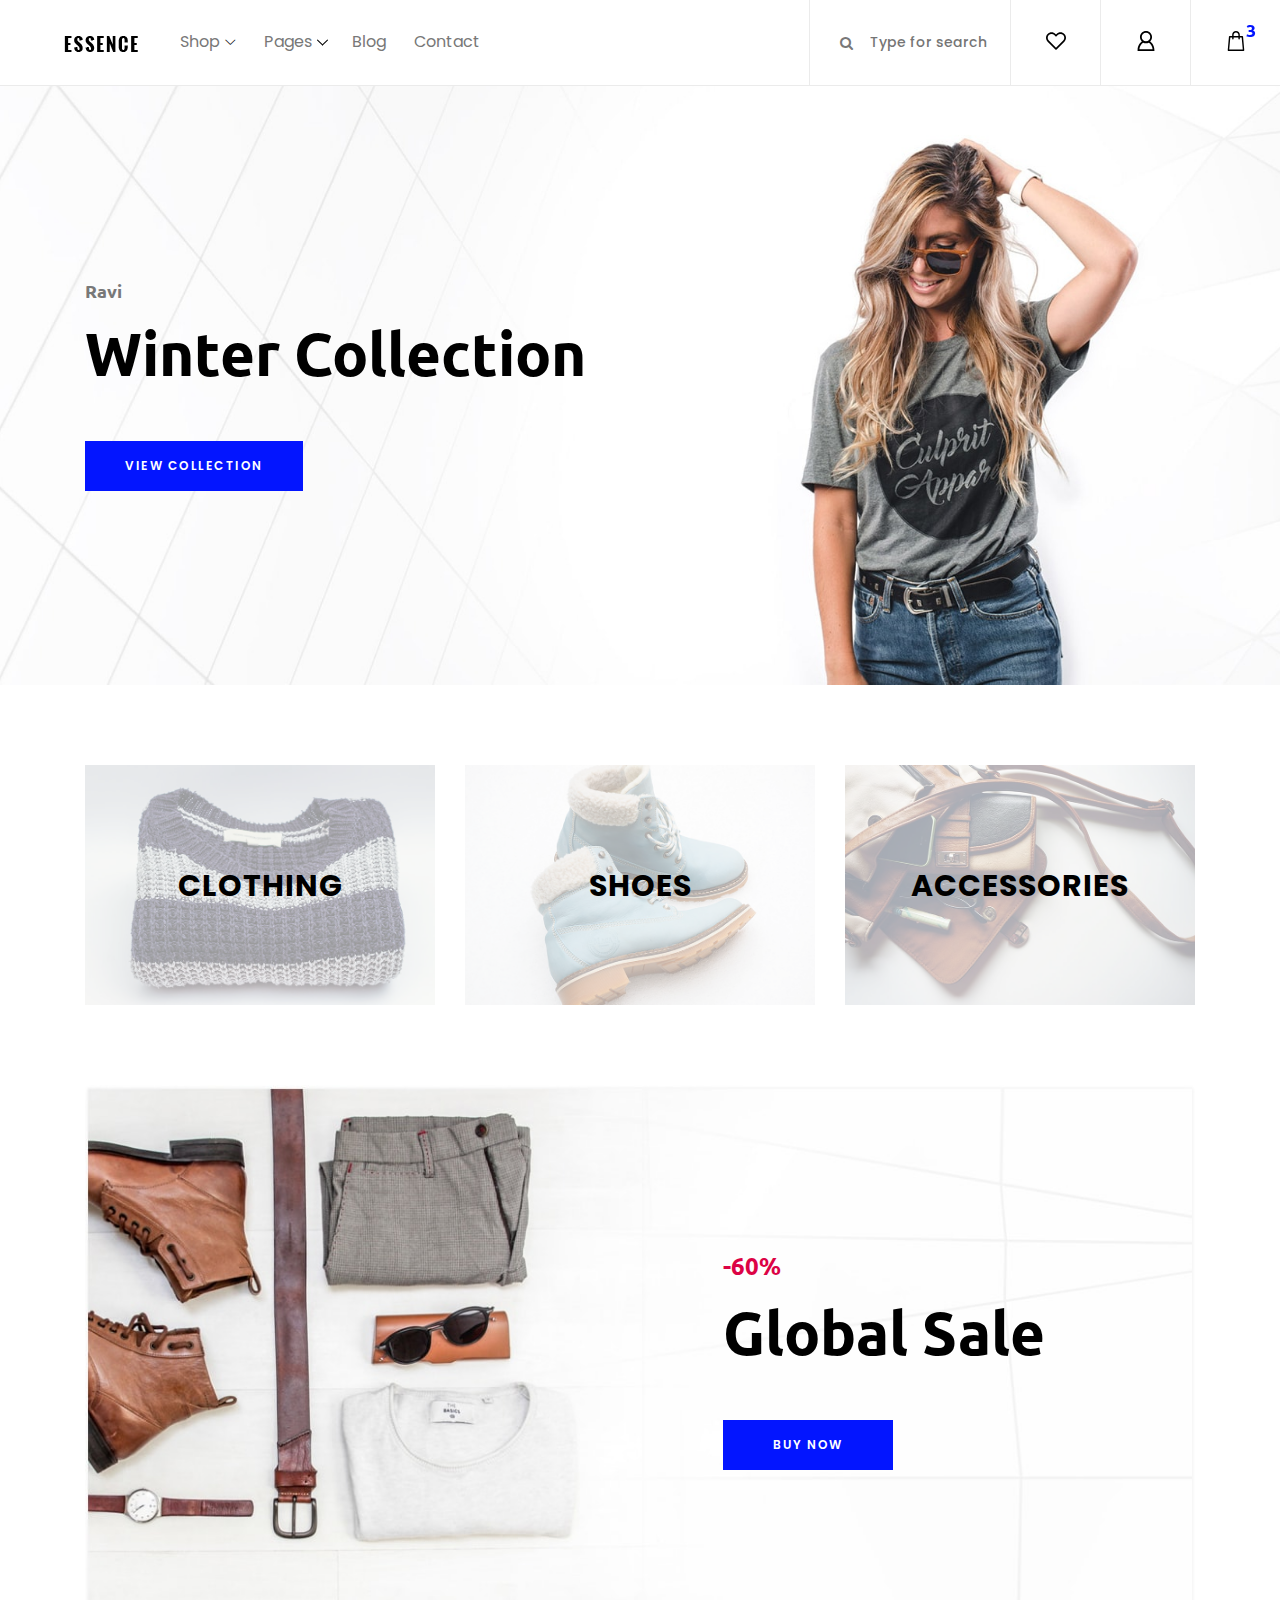
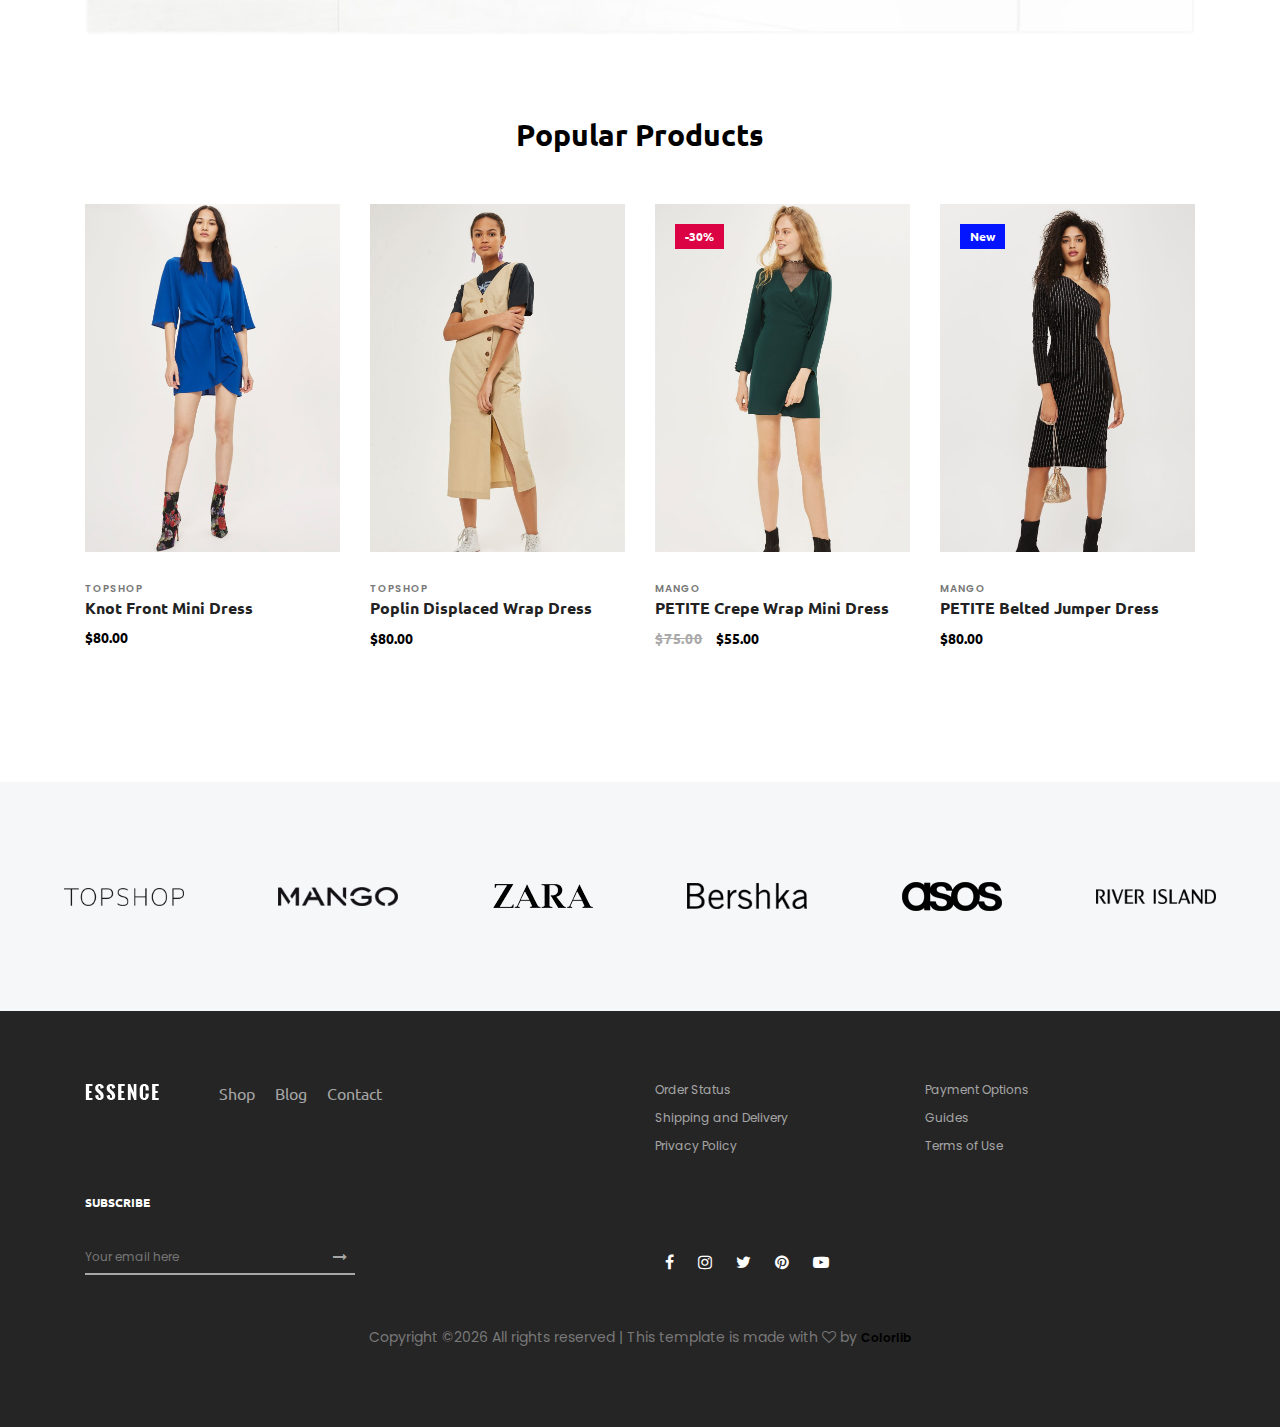
<file: ecomm-main/index.html>
<!DOCTYPE html>
<html lang="en">

<head>
    <meta charset="UTF-8">
    <meta name="description" content="">
    <meta http-equiv="X-UA-Compatible" content="IE=edge">
    <meta name="viewport" content="width=device-width, initial-scale=1, shrink-to-fit=no">
    <!-- The above 4 meta tags *must* come first in the head; any other head content must come *after* these tags -->

    <!-- Title  -->
    <title>Essence - Fashion Ecommerce Template</title>

    <!-- Favicon  -->
    <link rel="icon" href="img/core-img/favicon.ico">

    <!-- Core Style CSS -->
    <link rel="stylesheet" href="css/core-style.css">
    <link rel="stylesheet" href="style.css">

</head>

<body>
    <!-- ##### Header Area Start ##### -->
    <header class="header_area">
        <div class="classy-nav-container breakpoint-off d-flex align-items-center justify-content-between">
            <!-- Classy Menu -->
            <nav class="classy-navbar" id="essenceNav">
                <!-- Logo -->
                <a class="nav-brand" href="index.html"><img src="img/core-img/logo.png" alt=""></a>
                <!-- Navbar Toggler -->
                <div class="classy-navbar-toggler">
                    <span class="navbarToggler"><span></span><span></span><span></span></span>
                </div>
                <!-- Menu -->
                <div class="classy-menu">
                    <!-- close btn -->
                    <div class="classycloseIcon">
                        <div class="cross-wrap"><span class="top"></span><span class="bottom"></span></div>
                    </div>
                    <!-- Nav Start -->
                    <div class="classynav">
                        <ul>
                            <li><a href="#">Shop</a>
                                <div class="megamenu">
                                    <ul class="single-mega cn-col-4">
                                        <li class="title">Women's Collection</li>
                                        <li><a href="shop.html">Dresses</a></li>
                                        <li><a href="shop.html">Blouses &amp; Shirts</a></li>
                                        <li><a href="shop.html">T-shirts</a></li>
                                        <li><a href="shop.html">Rompers</a></li>
                                        <li><a href="shop.html">Bras &amp; Panties</a></li>
                                    </ul>
                                    <ul class="single-mega cn-col-4">
                                        <li class="title">Men's Collection</li>
                                        <li><a href="shop.html">T-Shirts</a></li>
                                        <li><a href="shop.html">Polo</a></li>
                                        <li><a href="shop.html">Shirts</a></li>
                                        <li><a href="shop.html">Jackets</a></li>
                                        <li><a href="shop.html">Trench</a></li>
                                    </ul>
                                    <ul class="single-mega cn-col-4">
                                        <li class="title">Kid's Collection</li>
                                        <li><a href="shop.html">Dresses</a></li>
                                        <li><a href="shop.html">Shirts</a></li>
                                        <li><a href="shop.html">T-shirts</a></li>
                                        <li><a href="shop.html">Jackets</a></li>
                                        <li><a href="shop.html">Trench</a></li>
                                    </ul>
                                    <div class="single-mega cn-col-4">
                                        <img src="img/bg-img/bg-6.jpg" alt="">
                                    </div>
                                </div>
                            </li>
                            <li><a href="#">Pages</a>
                                <ul class="dropdown">
                                    <li><a href="index.html">Home</a></li>
                                    <li><a href="shop.html">Shop</a></li>
                                    <li><a href="single-product-details.html">Product Details</a></li>
                                    <li><a href="checkout.html">Checkout</a></li>
                                    <li><a href="blog.html">Blog</a></li>
                                    <li><a href="single-blog.html">Single Blog</a></li>
                                    <li><a href="regular-page.html">Regular Page</a></li>
                                    <li><a href="contact.html">Contact</a></li>
                                </ul>
                            </li>
                            <li><a href="blog.html">Blog</a></li>
                            <li><a href="contact.html">Contact</a></li>
                        </ul>
                    </div>
                    <!-- Nav End -->
                </div>
            </nav>

            <!-- Header Meta Data -->
            <div class="header-meta d-flex clearfix justify-content-end">
                <!-- Search Area -->
                <div class="search-area">
                    <form action="#" method="post">
                        <input type="search" name="search" id="headerSearch" placeholder="Type for search">
                        <button type="submit"><i class="fa fa-search" aria-hidden="true"></i></button>
                    </form>
                </div>
                <!-- Favourite Area -->
                <div class="favourite-area">
                    <a href="#"><img src="img/core-img/heart.svg" alt=""></a>
                </div>
                <!-- User Login Info -->
                <div class="user-login-info">
                    <a href="#"><img src="img/core-img/user.svg" alt=""></a>
                </div>
                <!-- Cart Area -->
                <div class="cart-area">
                    <a href="#" id="essenceCartBtn"><img src="img/core-img/bag.svg" alt=""> <span>3</span></a>
                </div>
            </div>

        </div>
    </header>
    <!-- ##### Header Area End ##### -->

    <!-- ##### Right Side Cart Area ##### -->
    <div class="cart-bg-overlay"></div>

    <div class="right-side-cart-area">

        <!-- Cart Button -->
        <div class="cart-button">
            <a href="#" id="rightSideCart"><img src="img/core-img/bag.svg" alt=""> <span>3</span></a>
        </div>

        <div class="cart-content d-flex">

            <!-- Cart List Area -->
            <div class="cart-list">
                <!-- Single Cart Item -->
                <div class="single-cart-item">
                    <a href="#" class="product-image">
                        <img src="img/product-img/product-1.jpg" class="cart-thumb" alt="">
                        <!-- Cart Item Desc -->
                        <div class="cart-item-desc">
                          <span class="product-remove"><i class="fa fa-close" aria-hidden="true"></i></span>
                            <span class="badge">Mango</span>
                            <h6>Button Through Strap Mini Dress</h6>
                            <p class="size">Size: S</p>
                            <p class="color">Color: Red</p>
                            <p class="price">$45.00</p>
                        </div>
                    </a>
                </div>

                <!-- Single Cart Item -->
                <div class="single-cart-item">
                    <a href="#" class="product-image">
                        <img src="img/product-img/product-2.jpg" class="cart-thumb" alt="">
                        <!-- Cart Item Desc -->
                        <div class="cart-item-desc">
                          <span class="product-remove"><i class="fa fa-close" aria-hidden="true"></i></span>
                            <span class="badge">Mango</span>
                            <h6>Button Through Strap Mini Dress</h6>
                            <p class="size">Size: S</p>
                            <p class="color">Color: Red</p>
                            <p class="price">$45.00</p>
                        </div>
                    </a>
                </div>

                <!-- Single Cart Item -->
                <div class="single-cart-item">
                    <a href="#" class="product-image">
                        <img src="img/product-img/product-3.jpg" class="cart-thumb" alt="">
                        <!-- Cart Item Desc -->
                        <div class="cart-item-desc">
                          <span class="product-remove"><i class="fa fa-close" aria-hidden="true"></i></span>
                            <span class="badge">Mango</span>
                            <h6>Button Through Strap Mini Dress</h6>
                            <p class="size">Size: S</p>
                            <p class="color">Color: Red</p>
                            <p class="price">$45.00</p>
                        </div>
                    </a>
                </div>
            </div>

            <!-- Cart Summary -->
            <div class="cart-amount-summary">

                <h2>Summary</h2>
                <ul class="summary-table">
                    <li><span>subtotal:</span> <span>$274.00</span></li>
                    <li><span>delivery:</span> <span>Free</span></li>
                    <li><span>discount:</span> <span>-15%</span></li>
                    <li><span>total:</span> <span>$232.00</span></li>
                </ul>
                <div class="checkout-btn mt-100">
                    <a href="checkout.html" class="btn essence-btn">check out</a>
                </div>
            </div>
        </div>
    </div>
    <!-- ##### Right Side Cart End ##### -->

    <!-- ##### Welcome Area Start ##### -->
    <section class="welcome_area bg-img background-overlay" style="background-image: url(img/bg-img/bg-1.jpg);">
        <div class="container h-100">
            <div class="row h-100 align-items-center">
                <div class="col-12">
                    <div class="hero-content">
                        <h6>Ravi</h6>
                        <h2>Winter Collection</h2>
                        <a href="#" class="btn essence-btn">view collection</a>
                    </div>
                </div>
            </div>
        </div>
    </section>
    <!-- ##### Welcome Area End ##### -->

    <!-- ##### Top Catagory Area Start ##### -->
    <div class="top_catagory_area section-padding-80 clearfix">
        <div class="container">
            <div class="row justify-content-center">
                <!-- Single Catagory -->
                <div class="col-12 col-sm-6 col-md-4">
                    <div class="single_catagory_area d-flex align-items-center justify-content-center bg-img" style="background-image: url(img/bg-img/bg-2.jpg);">
                        <div class="catagory-content">
                            <a href="#">Clothing</a>
                        </div>
                    </div>
                </div>
                <!-- Single Catagory -->
                <div class="col-12 col-sm-6 col-md-4">
                    <div class="single_catagory_area d-flex align-items-center justify-content-center bg-img" style="background-image: url(img/bg-img/bg-3.jpg);">
                        <div class="catagory-content">
                            <a href="#">Shoes</a>
                        </div>
                    </div>
                </div>
                <!-- Single Catagory -->
                <div class="col-12 col-sm-6 col-md-4">
                    <div class="single_catagory_area d-flex align-items-center justify-content-center bg-img" style="background-image: url(img/bg-img/bg-4.jpg);">
                        <div class="catagory-content">
                            <a href="#">Accessories</a>
                        </div>
                    </div>
                </div>
            </div>
        </div>
    </div>
    <!-- ##### Top Catagory Area End ##### -->

    <!-- ##### CTA Area Start ##### -->
    <div class="cta-area">
        <div class="container">
            <div class="row">
                <div class="col-12">
                    <div class="cta-content bg-img background-overlay" style="background-image: url(img/bg-img/bg-5.jpg);">
                        <div class="h-100 d-flex align-items-center justify-content-end">
                            <div class="cta--text">
                                <h6>-60%</h6>
                                <h2>Global Sale</h2>
                                <a href="#" class="btn essence-btn">Buy Now</a>
                            </div>
                        </div>
                    </div>
                </div>
            </div>
        </div>
    </div>
    <!-- ##### CTA Area End ##### -->

    <!-- ##### New Arrivals Area Start ##### -->
    <section class="new_arrivals_area section-padding-80 clearfix">
        <div class="container">
            <div class="row">
                <div class="col-12">
                    <div class="section-heading text-center">
                        <h2>Popular Products</h2>
                    </div>
                </div>
            </div>
        </div>

        <div class="container">
            <div class="row">
                <div class="col-12">
                    <div class="popular-products-slides owl-carousel">

                        <!-- Single Product -->
                        <div class="single-product-wrapper">
                            <!-- Product Image -->
                            <div class="product-img">
                                <img src="img/product-img/product-1.jpg" alt="">
                                <!-- Hover Thumb -->
                                <img class="hover-img" src="img/product-img/product-2.jpg" alt="">
                                <!-- Favourite -->
                                <div class="product-favourite">
                                    <a href="#" class="favme fa fa-heart"></a>
                                </div>
                            </div>
                            <!-- Product Description -->
                            <div class="product-description">
                                <span>topshop</span>
                                <a href="single-product-details.html">
                                    <h6>Knot Front Mini Dress</h6>
                                </a>
                                <p class="product-price">$80.00</p>

                                <!-- Hover Content -->
                                <div class="hover-content">
                                    <!-- Add to Cart -->
                                    <div class="add-to-cart-btn">
                                        <a href="#" class="btn essence-btn">Add to Cart</a>
                                    </div>
                                </div>
                            </div>
                        </div>

                        <!-- Single Product -->
                        <div class="single-product-wrapper">
                            <!-- Product Image -->
                            <div class="product-img">
                                <img src="img/product-img/product-2.jpg" alt="">
                                <!-- Hover Thumb -->
                                <img class="hover-img" src="img/product-img/product-3.jpg" alt="">
                                <!-- Favourite -->
                                <div class="product-favourite">
                                    <a href="#" class="favme fa fa-heart"></a>
                                </div>
                            </div>
                            <!-- Product Description -->
                            <div class="product-description">
                                <span>topshop</span>
                                <a href="single-product-details.html">
                                    <h6>Poplin Displaced Wrap Dress</h6>
                                </a>
                                <p class="product-price">$80.00</p>

                                <!-- Hover Content -->
                                <div class="hover-content">
                                    <!-- Add to Cart -->
                                    <div class="add-to-cart-btn">
                                        <a href="#" class="btn essence-btn">Add to Cart</a>
                                    </div>
                                </div>
                            </div>
                        </div>

                        <!-- Single Product -->
                        <div class="single-product-wrapper">
                            <!-- Product Image -->
                            <div class="product-img">
                                <img src="img/product-img/product-3.jpg" alt="">
                                <!-- Hover Thumb -->
                                <img class="hover-img" src="img/product-img/product-4.jpg" alt="">

                                <!-- Product Badge -->
                                <div class="product-badge offer-badge">
                                    <span>-30%</span>
                                </div>

                                <!-- Favourite -->
                                <div class="product-favourite">
                                    <a href="#" class="favme fa fa-heart"></a>
                                </div>
                            </div>
                            <!-- Product Description -->
                            <div class="product-description">
                                <span>mango</span>
                                <a href="single-product-details.html">
                                    <h6>PETITE Crepe Wrap Mini Dress</h6>
                                </a>
                                <p class="product-price"><span class="old-price">$75.00</span> $55.00</p>

                                <!-- Hover Content -->
                                <div class="hover-content">
                                    <!-- Add to Cart -->
                                    <div class="add-to-cart-btn">
                                        <a href="#" class="btn essence-btn">Add to Cart</a>
                                    </div>
                                </div>
                            </div>
                        </div>

                        <!-- Single Product -->
                        <div class="single-product-wrapper">
                            <!-- Product Image -->
                            <div class="product-img">
                                <img src="img/product-img/product-4.jpg" alt="">
                                <!-- Hover Thumb -->
                                <img class="hover-img" src="img/product-img/product-5.jpg" alt="">

                                <!-- Product Badge -->
                                <div class="product-badge new-badge">
                                    <span>New</span>
                                </div>

                                <!-- Favourite -->
                                <div class="product-favourite">
                                    <a href="#" class="favme fa fa-heart"></a>
                                </div>
                            </div>
                            <!-- Product Description -->
                            <div class="product-description">
                                <span>mango</span>
                                <a href="single-product-details.html">
                                    <h6>PETITE Belted Jumper Dress</h6>
                                </a>
                                <p class="product-price">$80.00</p>

                                <!-- Hover Content -->
                                <div class="hover-content">
                                    <!-- Add to Cart -->
                                    <div class="add-to-cart-btn">
                                        <a href="#" class="btn essence-btn">Add to Cart</a>
                                    </div>
                                </div>
                            </div>
                        </div>
                    </div>
                </div>
            </div>
        </div>
    </section>
    <!-- ##### New Arrivals Area End ##### -->

    <!-- ##### Brands Area Start ##### -->
    <div class="brands-area d-flex align-items-center justify-content-between">
        <!-- Brand Logo -->
        <div class="single-brands-logo">
            <img src="img/core-img/brand1.png" alt="">
        </div>
        <!-- Brand Logo -->
        <div class="single-brands-logo">
            <img src="img/core-img/brand2.png" alt="">
        </div>
        <!-- Brand Logo -->
        <div class="single-brands-logo">
            <img src="img/core-img/brand3.png" alt="">
        </div>
        <!-- Brand Logo -->
        <div class="single-brands-logo">
            <img src="img/core-img/brand4.png" alt="">
        </div>
        <!-- Brand Logo -->
        <div class="single-brands-logo">
            <img src="img/core-img/brand5.png" alt="">
        </div>
        <!-- Brand Logo -->
        <div class="single-brands-logo">
            <img src="img/core-img/brand6.png" alt="">
        </div>
    </div>
    <!-- ##### Brands Area End ##### -->

    <!-- ##### Footer Area Start ##### -->
    <footer class="footer_area clearfix">
        <div class="container">
            <div class="row">
                <!-- Single Widget Area -->
                <div class="col-12 col-md-6">
                    <div class="single_widget_area d-flex mb-30">
                        <!-- Logo -->
                        <div class="footer-logo mr-50">
                            <a href="#"><img src="img/core-img/logo2.png" alt=""></a>
                        </div>
                        <!-- Footer Menu -->
                        <div class="footer_menu">
                            <ul>
                                <li><a href="shop.html">Shop</a></li>
                                <li><a href="blog.html">Blog</a></li>
                                <li><a href="contact.html">Contact</a></li>
                            </ul>
                        </div>
                    </div>
                </div>
                <!-- Single Widget Area -->
                <div class="col-12 col-md-6">
                    <div class="single_widget_area mb-30">
                        <ul class="footer_widget_menu">
                            <li><a href="#">Order Status</a></li>
                            <li><a href="#">Payment Options</a></li>
                            <li><a href="#">Shipping and Delivery</a></li>
                            <li><a href="#">Guides</a></li>
                            <li><a href="#">Privacy Policy</a></li>
                            <li><a href="#">Terms of Use</a></li>
                        </ul>
                    </div>
                </div>
            </div>

            <div class="row align-items-end">
                <!-- Single Widget Area -->
                <div class="col-12 col-md-6">
                    <div class="single_widget_area">
                        <div class="footer_heading mb-30">
                            <h6>Subscribe</h6>
                        </div>
                        <div class="subscribtion_form">
                            <form action="#" method="post">
                                <input type="email" name="mail" class="mail" placeholder="Your email here">
                                <button type="submit" class="submit"><i class="fa fa-long-arrow-right" aria-hidden="true"></i></button>
                            </form>
                        </div>
                    </div>
                </div>
                <!-- Single Widget Area -->
                <div class="col-12 col-md-6">
                    <div class="single_widget_area">
                        <div class="footer_social_area">
                            <a href="#" data-toggle="tooltip" data-placement="top" title="Facebook"><i class="fa fa-facebook" aria-hidden="true"></i></a>
                            <a href="#" data-toggle="tooltip" data-placement="top" title="Instagram"><i class="fa fa-instagram" aria-hidden="true"></i></a>
                            <a href="#" data-toggle="tooltip" data-placement="top" title="Twitter"><i class="fa fa-twitter" aria-hidden="true"></i></a>
                            <a href="#" data-toggle="tooltip" data-placement="top" title="Pinterest"><i class="fa fa-pinterest" aria-hidden="true"></i></a>
                            <a href="#" data-toggle="tooltip" data-placement="top" title="Youtube"><i class="fa fa-youtube-play" aria-hidden="true"></i></a>
                        </div>
                    </div>
                </div>
            </div>

<div class="row mt-5">
                <div class="col-md-12 text-center">
                    <p>
                        <!-- Link back to Colorlib can't be removed. Template is licensed under CC BY 3.0. -->
    Copyright &copy;<script>document.write(new Date().getFullYear());</script> All rights reserved | This template is made with <i class="fa fa-heart-o" aria-hidden="true"></i> by <a href="https://colorlib.com" target="_blank">Colorlib</a>
    <!-- Link back to Colorlib can't be removed. Template is licensed under CC BY 3.0. -->
                    </p>
                </div>
            </div>

        </div>
    </footer>
    <!-- ##### Footer Area End ##### -->

    <!-- jQuery (Necessary for All JavaScript Plugins) -->
    <script src="js/jquery/jquery-2.2.4.min.js"></script>
    <!-- Popper js -->
    <script src="js/popper.min.js"></script>
    <!-- Bootstrap js -->
    <script src="js/bootstrap.min.js"></script>
    <!-- Plugins js -->
    <script src="js/plugins.js"></script>
    <!-- Classy Nav js -->
    <script src="js/classy-nav.min.js"></script>
    <!-- Active js -->
    <script src="js/active.js"></script>

</body>

</html>
</file>
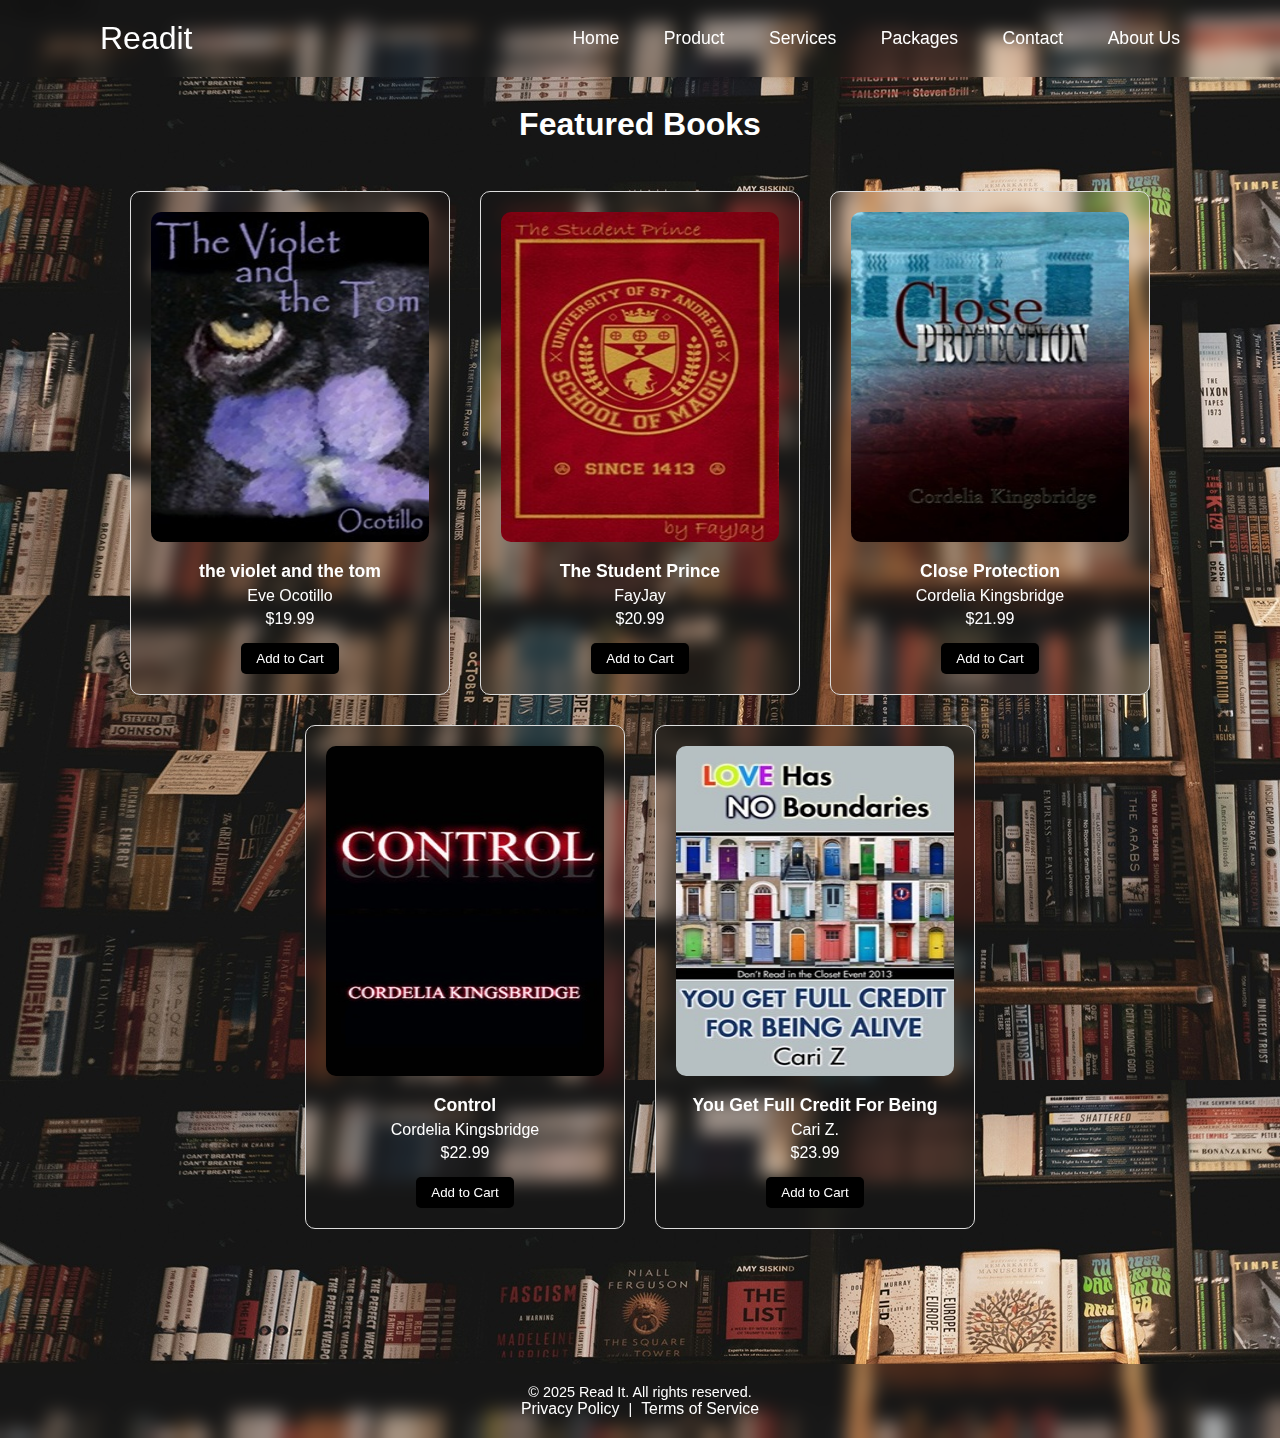
<file: Read-IT/index.html>
<!DOCTYPE html>
< lang="en">

<head>
    <meta charset="UTF-8">
    <meta name="viewport" content="width=device-width, initial-scale=1">
    <title>Home</title>
    <link rel="stylesheet" href="home.css">
    <link rel="preconnect" href="https://fonts.gstatic.com">
<link rel="preload" as="style" href="https://cdnjs.cloudflare.com/ajax/libs/font-awesome/5.15.2/css/all.min.css">
</head>

<body>
    <header>
        <div class="logo">Readit</div>
        <div class="menu-icon" id="menu-icon">☰</div>
        <nav class="nav" id="nav">
            <a href="index.html">Home</a>
            <a href="Product.html">Product</a>
            <a href="Services.html">Services</a>
            <a href="packages.html">Packages</a>
            <a href="contact.html">Contact</a>
            <a href="about.html">About Us</a>
        </nav>
    </header>



    <!-- Featured Books Section -->
    <section class="featured-books">
        <h2>Featured Books</h2>
        <div class="card-container">
            <div class="book-card">
                <img src="photo\the violet and the tom.jpg" alt="Book 1">
                <h3>the violet and the tom</h3>
                <p>Eve Ocotillo</p>
                <p>$19.99</p>
                <button>Add to Cart</button>
            </div>

            <div class="book-card">
                <img src="photo\The Student Prince.jpg" alt="Book 2 loading = lazy">
                <h3>The Student Prince</h3>
                <p>FayJay</p>
                <p>$20.99</p>
                <button>Add to Cart</button>
            </div>

            <div class="book-card">
                <img src="photo\Close Protection.jpg" alt="Book 3" loading = lazy>
                <h3>Close Protection</h3>
                <p>Cordelia Kingsbridge</p>
                <p>$21.99</p>
                <button>Add to Cart</button>
            </div>

            <div class="book-card">
                <img src="photo\Control.jpg" alt="Book 3" loading = lazy>
                <h3>Control</h3>
                <p>Cordelia Kingsbridge</p>
                <p>$22.99</p>
                <button>Add to Cart</button>
            </div>

            <div class="book-card">
                <img src="photo\You Get Full Credit For Being Alive.jpg" alt="Book 3" loading = lazy>
                <h3>You Get Full Credit For Being</h3>
                <p>Cari Z.</p>
                <p>$23.99</p>
                <button>Add to Cart</button>
            </div>


        </div>
    </section>

    <!-- Footer -->
    <footer>
        <p>&copy; 2025 Read It. All rights reserved.</p>
        <div class="footer-links">
            <a href="#">Privacy Policy</a> |
            <a href="#">Terms of Service</a>
        </div>
    </footer>

    <script>
        const menuIcon = document.getElementById('menu-icon');
        const nav = document.getElementById('nav');

        menuIcon.addEventListener('click', () => {
            nav.classList.toggle('active');
        });
    </script>
    
    <script async src="https://www.googletagmanager.com/gtag/js?id=G-XXXXX"></script>
    <script>
      window.dataLayer = window.dataLayer || [];
      function gtag(){dataLayer.push(arguments);}
      gtag('js', new Date());
      gtag('config', 'G-XXXXX');
    </script>
</body>
</file>
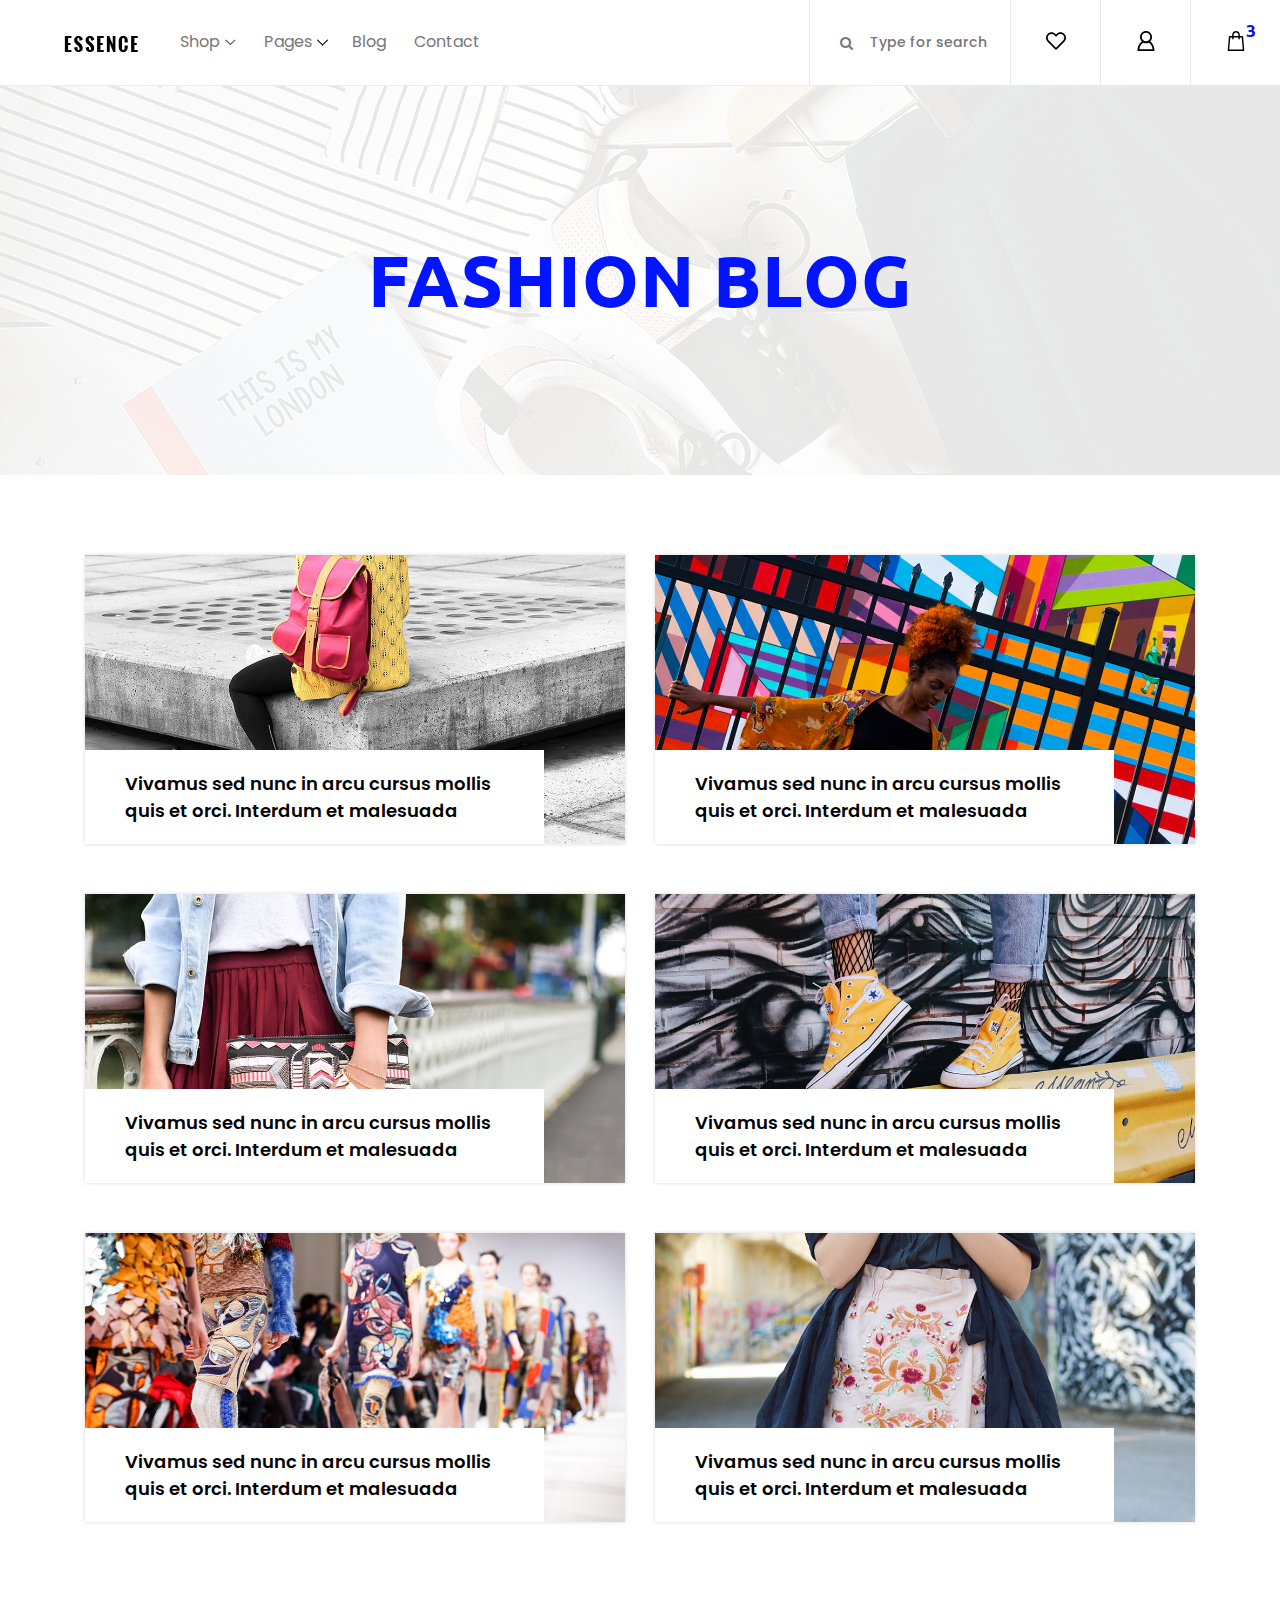
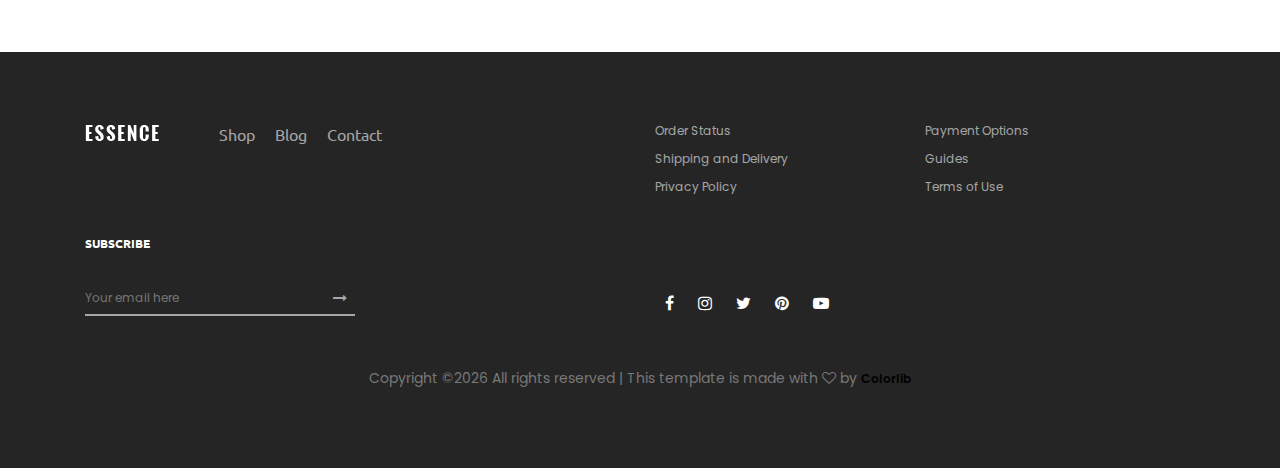
<file: ecomm-main/blog.html>
<!DOCTYPE html>
<html lang="en">

<head>
    <meta charset="UTF-8">
    <meta name="description" content="">
    <meta http-equiv="X-UA-Compatible" content="IE=edge">
    <meta name="viewport" content="width=device-width, initial-scale=1, shrink-to-fit=no">
    <!-- The above 4 meta tags *must* come first in the head; any other head content must come *after* these tags -->

    <!-- Title  -->
    <title>Essence - Fashion Ecommerce Template</title>

    <!-- Favicon  -->
    <link rel="icon" href="img/core-img/favicon.ico">

    <!-- Core Style CSS -->
    <link rel="stylesheet" href="css/core-style.css">
    <link rel="stylesheet" href="style.css">

</head>

<body>
    <!-- ##### Header Area Start ##### -->
    <header class="header_area">
        <div class="classy-nav-container breakpoint-off d-flex align-items-center justify-content-between">
            <!-- Classy Menu -->
            <nav class="classy-navbar" id="essenceNav">
                <!-- Logo -->
                <a class="nav-brand" href="index.html"><img src="img/core-img/logo.png" alt=""></a>
                <!-- Navbar Toggler -->
                <div class="classy-navbar-toggler">
                    <span class="navbarToggler"><span></span><span></span><span></span></span>
                </div>
                <!-- Menu -->
                <div class="classy-menu">
                    <!-- close btn -->
                    <div class="classycloseIcon">
                        <div class="cross-wrap"><span class="top"></span><span class="bottom"></span></div>
                    </div>
                    <!-- Nav Start -->
                    <div class="classynav">
                        <ul>
                            <li><a href="#">Shop</a>
                                <div class="megamenu">
                                    <ul class="single-mega cn-col-4">
                                        <li class="title">Women's Collection</li>
                                        <li><a href="shop.html">Dresses</a></li>
                                        <li><a href="shop.html">Blouses &amp; Shirts</a></li>
                                        <li><a href="shop.html">T-shirts</a></li>
                                        <li><a href="shop.html">Rompers</a></li>
                                        <li><a href="shop.html">Bras &amp; Panties</a></li>
                                    </ul>
                                    <ul class="single-mega cn-col-4">
                                        <li class="title">Men's Collection</li>
                                        <li><a href="shop.html">T-Shirts</a></li>
                                        <li><a href="shop.html">Polo</a></li>
                                        <li><a href="shop.html">Shirts</a></li>
                                        <li><a href="shop.html">Jackets</a></li>
                                        <li><a href="shop.html">Trench</a></li>
                                    </ul>
                                    <ul class="single-mega cn-col-4">
                                        <li class="title">Kid's Collection</li>
                                        <li><a href="shop.html">Dresses</a></li>
                                        <li><a href="shop.html">Shirts</a></li>
                                        <li><a href="shop.html">T-shirts</a></li>
                                        <li><a href="shop.html">Jackets</a></li>
                                        <li><a href="shop.html">Trench</a></li>
                                    </ul>
                                    <div class="single-mega cn-col-4">
                                        <img src="img/bg-img/bg-6.jpg" alt="">
                                    </div>
                                </div>
                            </li>
                            <li><a href="#">Pages</a>
                                <ul class="dropdown">
                                    <li><a href="index.html">Home</a></li>
                                    <li><a href="shop.html">Shop</a></li>
                                    <li><a href="single-product-details.html">Product Details</a></li>
                                    <li><a href="checkout.html">Checkout</a></li>
                                    <li><a href="blog.html">Blog</a></li>
                                    <li><a href="single-blog.html">Single Blog</a></li>
                                    <li><a href="regular-page.html">Regular Page</a></li>
                                    <li><a href="contact.html">Contact</a></li>
                                </ul>
                            </li>
                            <li><a href="blog.html">Blog</a></li>
                            <li><a href="contact.html">Contact</a></li>
                        </ul>
                    </div>
                    <!-- Nav End -->
                </div>
            </nav>

            <!-- Header Meta Data -->
            <div class="header-meta d-flex clearfix justify-content-end">
                <!-- Search Area -->
                <div class="search-area">
                    <form action="#" method="post">
                        <input type="search" name="search" id="headerSearch" placeholder="Type for search">
                        <button type="submit"><i class="fa fa-search" aria-hidden="true"></i></button>
                    </form>
                </div>
                <!-- Favourite Area -->
                <div class="favourite-area">
                    <a href="#"><img src="img/core-img/heart.svg" alt=""></a>
                </div>
                <!-- User Login Info -->
                <div class="user-login-info">
                    <a href="#"><img src="img/core-img/user.svg" alt=""></a>
                </div>
                <!-- Cart Area -->
                <div class="cart-area">
                    <a href="#" id="essenceCartBtn"><img src="img/core-img/bag.svg" alt=""> <span>3</span></a>
                </div>
            </div>

        </div>
    </header>
    <!-- ##### Header Area End ##### -->

    <!-- ##### Right Side Cart Area ##### -->
    <div class="cart-bg-overlay"></div>

    <div class="right-side-cart-area">

        <!-- Cart Button -->
        <div class="cart-button">
            <a href="#" id="rightSideCart"><img src="img/core-img/bag.svg" alt=""> <span>3</span></a>
        </div>

        <div class="cart-content d-flex">

            <!-- Cart List Area -->
            <div class="cart-list">
                <!-- Single Cart Item -->
                <div class="single-cart-item">
                    <a href="#" class="product-image">
                        <img src="img/product-img/product-1.jpg" class="cart-thumb" alt="">
                        <!-- Cart Item Desc -->
                        <div class="cart-item-desc">
                          <span class="product-remove"><i class="fa fa-close" aria-hidden="true"></i></span>
                            <span class="badge">Mango</span>
                            <h6>Button Through Strap Mini Dress</h6>
                            <p class="size">Size: S</p>
                            <p class="color">Color: Red</p>
                            <p class="price">$45.00</p>
                        </div>
                    </a>
                </div>

                <!-- Single Cart Item -->
                <div class="single-cart-item">
                    <a href="#" class="product-image">
                        <img src="img/product-img/product-2.jpg" class="cart-thumb" alt="">
                        <!-- Cart Item Desc -->
                        <div class="cart-item-desc">
                          <span class="product-remove"><i class="fa fa-close" aria-hidden="true"></i></span>
                            <span class="badge">Mango</span>
                            <h6>Button Through Strap Mini Dress</h6>
                            <p class="size">Size: S</p>
                            <p class="color">Color: Red</p>
                            <p class="price">$45.00</p>
                        </div>
                    </a>
                </div>

                <!-- Single Cart Item -->
                <div class="single-cart-item">
                    <a href="#" class="product-image">
                        <img src="img/product-img/product-3.jpg" class="cart-thumb" alt="">
                        <!-- Cart Item Desc -->
                        <div class="cart-item-desc">
                          <span class="product-remove"><i class="fa fa-close" aria-hidden="true"></i></span>
                            <span class="badge">Mango</span>
                            <h6>Button Through Strap Mini Dress</h6>
                            <p class="size">Size: S</p>
                            <p class="color">Color: Red</p>
                            <p class="price">$45.00</p>
                        </div>
                    </a>
                </div>
            </div>

            <!-- Cart Summary -->
            <div class="cart-amount-summary">

                <h2>Summary</h2>
                <ul class="summary-table">
                    <li><span>subtotal:</span> <span>$274.00</span></li>
                    <li><span>delivery:</span> <span>Free</span></li>
                    <li><span>discount:</span> <span>-15%</span></li>
                    <li><span>total:</span> <span>$232.00</span></li>
                </ul>
                <div class="checkout-btn mt-100">
                    <a href="checkout.html" class="btn essence-btn">check out</a>
                </div>
            </div>
        </div>
    </div>
    <!-- ##### Right Side Cart End ##### -->

    <!-- ##### Breadcumb Area Start ##### -->
    <div class="breadcumb_area breadcumb-style-two bg-img" style="background-image: url(img/bg-img/breadcumb2.jpg);">
        <div class="container h-100">
            <div class="row h-100 align-items-center">
                <div class="col-12">
                    <div class="page-title text-center">
                        <h2>Fashion Blog</h2>
                    </div>
                </div>
            </div>
        </div>
    </div>
    <!-- ##### Breadcumb Area End ##### -->

    <!-- ##### Blog Wrapper Area Start ##### -->
    <div class="blog-wrapper section-padding-80">
        <div class="container">
            <div class="row">
               
                <!-- Single Blog Area -->
                <div class="col-12 col-lg-6">
                    <div class="single-blog-area mb-50">
                        <img src="img/bg-img/blog1.jpg" alt="">
                        <!-- Post Title -->
                        <div class="post-title">
                            <a href="#">Vivamus sed nunc in arcu cursus mollis quis et orci. Interdum et malesuada</a>
                        </div>
                        <!-- Hover Content -->
                        <div class="hover-content">
                            <!-- Post Title -->
                            <div class="hover-post-title">
                                <a href="#">Vivamus sed nunc in arcu cursus mollis quis et orci. Interdum et malesuada</a>
                            </div>
                            <p>Lorem ipsum dolor sit amet, consectetur adipiscing elit. Fusce enim nulla, mollis eu metus in, sagittis fringilla tortor. Phasellus purus dignissim convallis.</p>
                            <a href="#">Continue reading <i class="fa fa-angle-right"></i></a>
                        </div>
                    </div>
                </div>
               
                <!-- Single Blog Area -->
                <div class="col-12 col-lg-6">
                    <div class="single-blog-area mb-50">
                        <img src="img/bg-img/blog2.jpg" alt="">
                        <!-- Post Title -->
                        <div class="post-title">
                            <a href="#">Vivamus sed nunc in arcu cursus mollis quis et orci. Interdum et malesuada</a>
                        </div>
                        <!-- Hover Content -->
                        <div class="hover-content">
                            <!-- Post Title -->
                            <div class="hover-post-title">
                                <a href="#">Vivamus sed nunc in arcu cursus mollis quis et orci. Interdum et malesuada</a>
                            </div>
                            <p>Lorem ipsum dolor sit amet, consectetur adipiscing elit. Fusce enim nulla, mollis eu metus in, sagittis fringilla tortor. Phasellus purus dignissim convallis.</p>
                            <a href="#">Continue reading <i class="fa fa-angle-right"></i></a>
                        </div>
                    </div>
                </div>
               
                <!-- Single Blog Area -->
                <div class="col-12 col-lg-6">
                    <div class="single-blog-area mb-50">
                        <img src="img/bg-img/blog3.jpg" alt="">
                        <!-- Post Title -->
                        <div class="post-title">
                            <a href="#">Vivamus sed nunc in arcu cursus mollis quis et orci. Interdum et malesuada</a>
                        </div>
                        <!-- Hover Content -->
                        <div class="hover-content">
                            <!-- Post Title -->
                            <div class="hover-post-title">
                                <a href="#">Vivamus sed nunc in arcu cursus mollis quis et orci. Interdum et malesuada</a>
                            </div>
                            <p>Lorem ipsum dolor sit amet, consectetur adipiscing elit. Fusce enim nulla, mollis eu metus in, sagittis fringilla tortor. Phasellus purus dignissim convallis.</p>
                            <a href="#">Continue reading <i class="fa fa-angle-right"></i></a>
                        </div>
                    </div>
                </div>
               
                <!-- Single Blog Area -->
                <div class="col-12 col-lg-6">
                    <div class="single-blog-area mb-50">
                        <img src="img/bg-img/blog4.jpg" alt="">
                        <!-- Post Title -->
                        <div class="post-title">
                            <a href="#">Vivamus sed nunc in arcu cursus mollis quis et orci. Interdum et malesuada</a>
                        </div>
                        <!-- Hover Content -->
                        <div class="hover-content">
                            <!-- Post Title -->
                            <div class="hover-post-title">
                                <a href="#">Vivamus sed nunc in arcu cursus mollis quis et orci. Interdum et malesuada</a>
                            </div>
                            <p>Lorem ipsum dolor sit amet, consectetur adipiscing elit. Fusce enim nulla, mollis eu metus in, sagittis fringilla tortor. Phasellus purus dignissim convallis.</p>
                            <a href="#">Continue reading <i class="fa fa-angle-right"></i></a>
                        </div>
                    </div>
                </div>
               
                <!-- Single Blog Area -->
                <div class="col-12 col-lg-6">
                    <div class="single-blog-area mb-50">
                        <img src="img/bg-img/blog5.jpg" alt="">
                        <!-- Post Title -->
                        <div class="post-title">
                            <a href="#">Vivamus sed nunc in arcu cursus mollis quis et orci. Interdum et malesuada</a>
                        </div>
                        <!-- Hover Content -->
                        <div class="hover-content">
                            <!-- Post Title -->
                            <div class="hover-post-title">
                                <a href="#">Vivamus sed nunc in arcu cursus mollis quis et orci. Interdum et malesuada</a>
                            </div>
                            <p>Lorem ipsum dolor sit amet, consectetur adipiscing elit. Fusce enim nulla, mollis eu metus in, sagittis fringilla tortor. Phasellus purus dignissim convallis.</p>
                            <a href="#">Continue reading <i class="fa fa-angle-right"></i></a>
                        </div>
                    </div>
                </div>
               
                <!-- Single Blog Area -->
                <div class="col-12 col-lg-6">
                    <div class="single-blog-area mb-50">
                        <img src="img/bg-img/blog6.jpg" alt="">
                        <!-- Post Title -->
                        <div class="post-title">
                            <a href="#">Vivamus sed nunc in arcu cursus mollis quis et orci. Interdum et malesuada</a>
                        </div>
                        <!-- Hover Content -->
                        <div class="hover-content">
                            <!-- Post Title -->
                            <div class="hover-post-title">
                                <a href="#">Vivamus sed nunc in arcu cursus mollis quis et orci. Interdum et malesuada</a>
                            </div>
                            <p>Lorem ipsum dolor sit amet, consectetur adipiscing elit. Fusce enim nulla, mollis eu metus in, sagittis fringilla tortor. Phasellus purus dignissim convallis.</p>
                            <a href="#">Continue reading <i class="fa fa-angle-right"></i></a>
                        </div>
                    </div>
                </div>
            </div>
        </div>
    </div>
    <!-- ##### Blog Wrapper Area End ##### -->

    <!-- ##### Footer Area Start ##### -->
    <footer class="footer_area clearfix">
        <div class="container">
            <div class="row">
                <!-- Single Widget Area -->
                <div class="col-12 col-md-6">
                    <div class="single_widget_area d-flex mb-30">
                        <!-- Logo -->
                        <div class="footer-logo mr-50">
                            <a href="#"><img src="img/core-img/logo2.png" alt=""></a>
                        </div>
                        <!-- Footer Menu -->
                        <div class="footer_menu">
                            <ul>
                                <li><a href="shop.html">Shop</a></li>
                                <li><a href="blog.html">Blog</a></li>
                                <li><a href="contact.html">Contact</a></li>
                            </ul>
                        </div>
                    </div>
                </div>
                <!-- Single Widget Area -->
                <div class="col-12 col-md-6">
                    <div class="single_widget_area mb-30">
                        <ul class="footer_widget_menu">
                            <li><a href="#">Order Status</a></li>
                            <li><a href="#">Payment Options</a></li>
                            <li><a href="#">Shipping and Delivery</a></li>
                            <li><a href="#">Guides</a></li>
                            <li><a href="#">Privacy Policy</a></li>
                            <li><a href="#">Terms of Use</a></li>
                        </ul>
                    </div>
                </div>
            </div>

            <div class="row align-items-end">
                <!-- Single Widget Area -->
                <div class="col-12 col-md-6">
                    <div class="single_widget_area">
                        <div class="footer_heading mb-30">
                            <h6>Subscribe</h6>
                        </div>
                        <div class="subscribtion_form">
                            <form action="#" method="post">
                                <input type="email" name="mail" class="mail" placeholder="Your email here">
                                <button type="submit" class="submit"><i class="fa fa-long-arrow-right" aria-hidden="true"></i></button>
                            </form>
                        </div>
                    </div>
                </div>
                <!-- Single Widget Area -->
                <div class="col-12 col-md-6">
                    <div class="single_widget_area">
                        <div class="footer_social_area">
                            <a href="#" data-toggle="tooltip" data-placement="top" title="Facebook"><i class="fa fa-facebook" aria-hidden="true"></i></a>
                            <a href="#" data-toggle="tooltip" data-placement="top" title="Instagram"><i class="fa fa-instagram" aria-hidden="true"></i></a>
                            <a href="#" data-toggle="tooltip" data-placement="top" title="Twitter"><i class="fa fa-twitter" aria-hidden="true"></i></a>
                            <a href="#" data-toggle="tooltip" data-placement="top" title="Pinterest"><i class="fa fa-pinterest" aria-hidden="true"></i></a>
                            <a href="#" data-toggle="tooltip" data-placement="top" title="Youtube"><i class="fa fa-youtube-play" aria-hidden="true"></i></a>
                        </div>
                    </div>
                </div>
            </div>
            
            <div class="row mt-5">
                <div class="col-md-12 text-center">
                    <p>
                        <!-- Link back to Colorlib can't be removed. Template is licensed under CC BY 3.0. -->
    Copyright &copy;<script>document.write(new Date().getFullYear());</script> All rights reserved | This template is made with <i class="fa fa-heart-o" aria-hidden="true"></i> by <a href="https://colorlib.com" target="_blank">Colorlib</a>
    <!-- Link back to Colorlib can't be removed. Template is licensed under CC BY 3.0. -->
                    </p>
                </div>
            </div>
            
        </div>



    </footer>
    <!-- ##### Footer Area End ##### -->

    <!-- jQuery (Necessary for All JavaScript Plugins) -->
    <script src="js/jquery/jquery-2.2.4.min.js"></script>
    <!-- Popper js -->
    <script src="js/popper.min.js"></script>
    <!-- Bootstrap js -->
    <script src="js/bootstrap.min.js"></script>
    <!-- Plugins js -->
    <script src="js/plugins.js"></script>
    <!-- Classy Nav js -->
    <script src="js/classy-nav.min.js"></script>
    <!-- Active js -->
    <script src="js/active.js"></script>

</body>

</html>
</file>
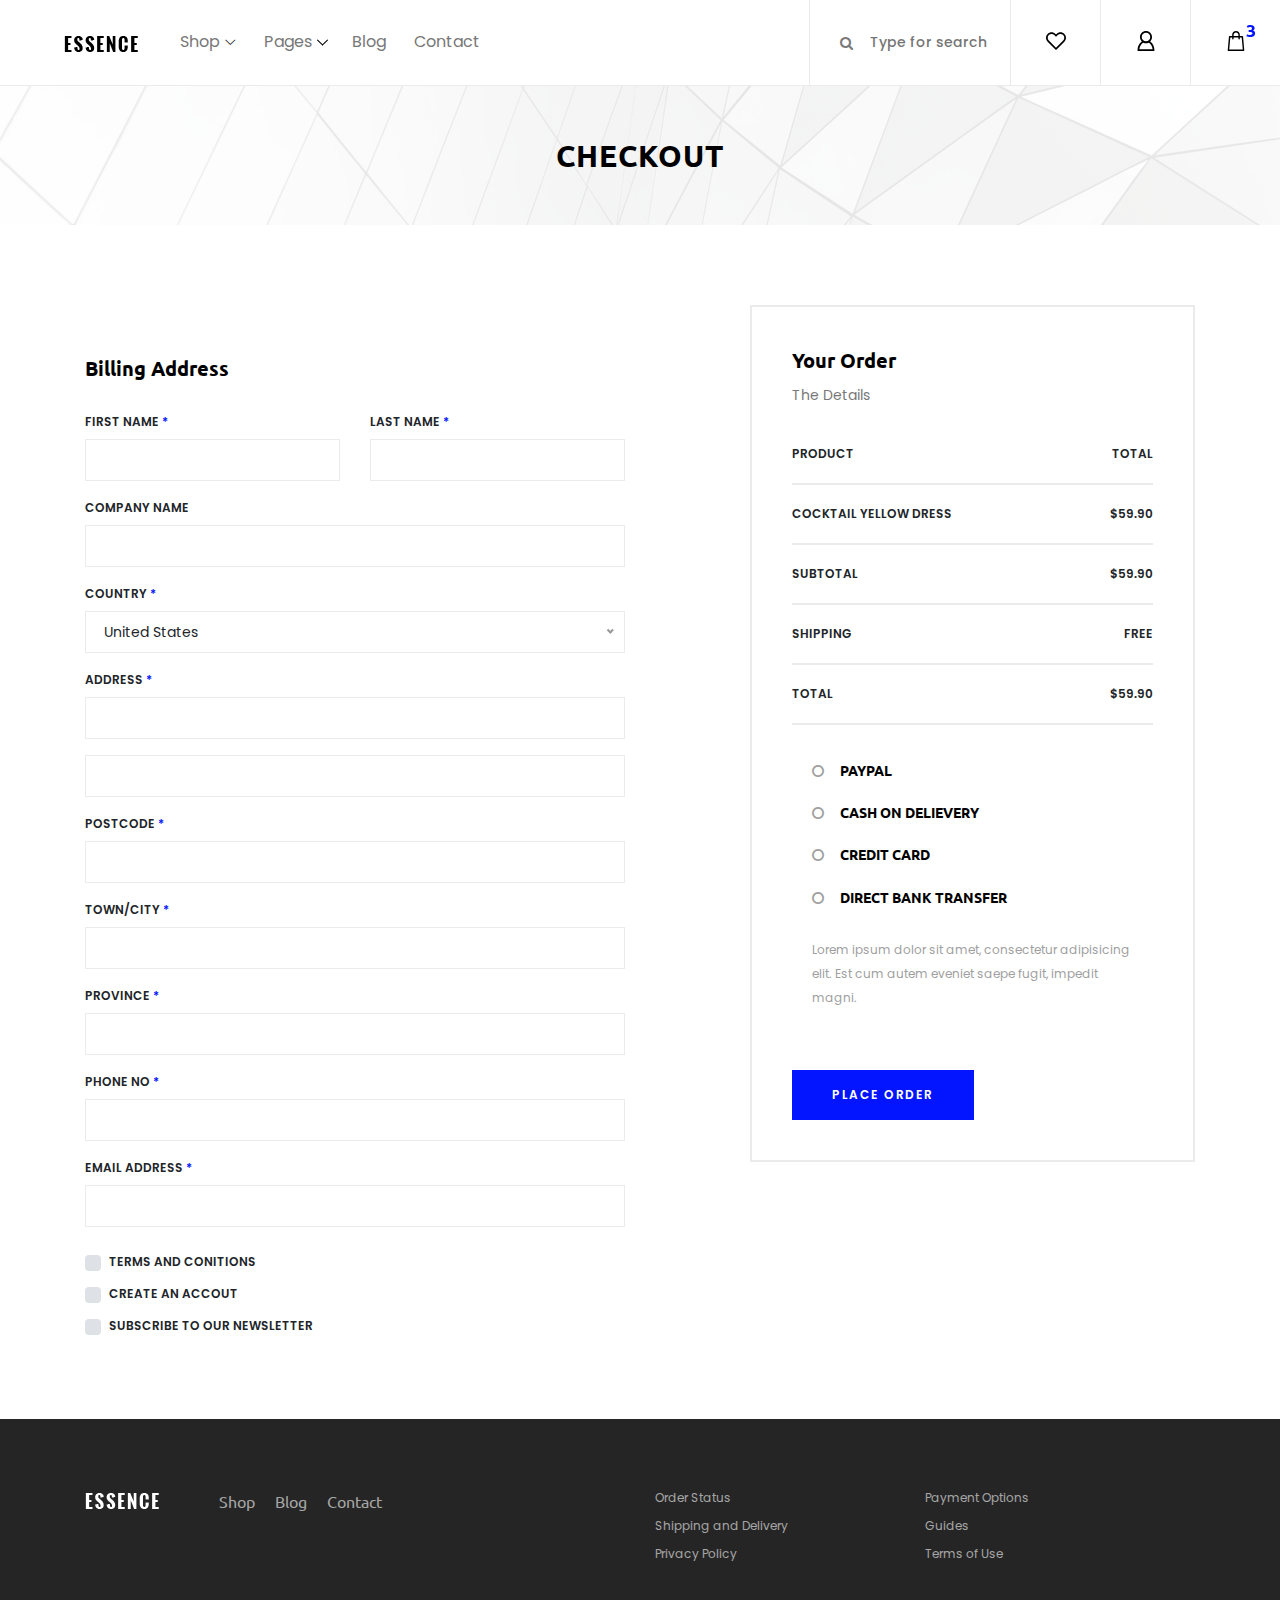
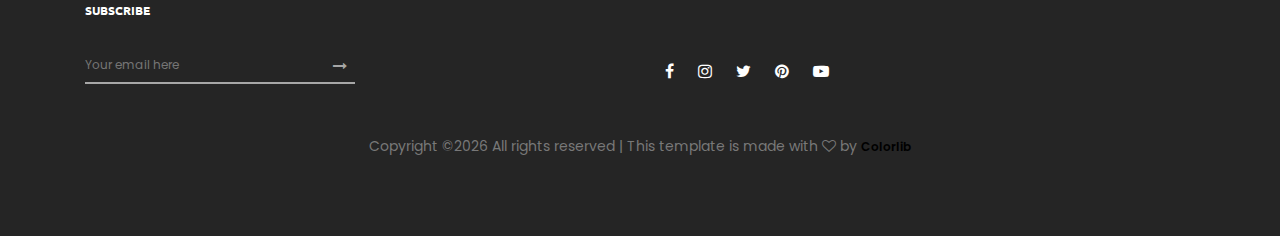
<file: ecomm-main/checkout.html>
<!DOCTYPE html>
<html lang="en">

<head>
    <meta charset="UTF-8">
    <meta name="description" content="">
    <meta http-equiv="X-UA-Compatible" content="IE=edge">
    <meta name="viewport" content="width=device-width, initial-scale=1, shrink-to-fit=no">
    <!-- The above 4 meta tags *must* come first in the head; any other head content must come *after* these tags -->

    <!-- Title  -->
    <title>Essence - Fashion Ecommerce Template</title>

    <!-- Favicon  -->
    <link rel="icon" href="img/core-img/favicon.ico">

    <!-- Core Style CSS -->
    <link rel="stylesheet" href="css/core-style.css">
    <link rel="stylesheet" href="style.css">

</head>

<body>
    <!-- ##### Header Area Start ##### -->
    <header class="header_area">
        <div class="classy-nav-container breakpoint-off d-flex align-items-center justify-content-between">
            <!-- Classy Menu -->
            <nav class="classy-navbar" id="essenceNav">
                <!-- Logo -->
                <a class="nav-brand" href="index.html"><img src="img/core-img/logo.png" alt=""></a>
                <!-- Navbar Toggler -->
                <div class="classy-navbar-toggler">
                    <span class="navbarToggler"><span></span><span></span><span></span></span>
                </div>
                <!-- Menu -->
                <div class="classy-menu">
                    <!-- close btn -->
                    <div class="classycloseIcon">
                        <div class="cross-wrap"><span class="top"></span><span class="bottom"></span></div>
                    </div>
                    <!-- Nav Start -->
                    <div class="classynav">
                        <ul>
                            <li><a href="#">Shop</a>
                                <div class="megamenu">
                                    <ul class="single-mega cn-col-4">
                                        <li class="title">Women's Collection</li>
                                        <li><a href="shop.html">Dresses</a></li>
                                        <li><a href="shop.html">Blouses &amp; Shirts</a></li>
                                        <li><a href="shop.html">T-shirts</a></li>
                                        <li><a href="shop.html">Rompers</a></li>
                                        <li><a href="shop.html">Bras &amp; Panties</a></li>
                                    </ul>
                                    <ul class="single-mega cn-col-4">
                                        <li class="title">Men's Collection</li>
                                        <li><a href="shop.html">T-Shirts</a></li>
                                        <li><a href="shop.html">Polo</a></li>
                                        <li><a href="shop.html">Shirts</a></li>
                                        <li><a href="shop.html">Jackets</a></li>
                                        <li><a href="shop.html">Trench</a></li>
                                    </ul>
                                    <ul class="single-mega cn-col-4">
                                        <li class="title">Kid's Collection</li>
                                        <li><a href="shop.html">Dresses</a></li>
                                        <li><a href="shop.html">Shirts</a></li>
                                        <li><a href="shop.html">T-shirts</a></li>
                                        <li><a href="shop.html">Jackets</a></li>
                                        <li><a href="shop.html">Trench</a></li>
                                    </ul>
                                    <div class="single-mega cn-col-4">
                                        <img src="img/bg-img/bg-6.jpg" alt="">
                                    </div>
                                </div>
                            </li>
                            <li><a href="#">Pages</a>
                                <ul class="dropdown">
                                    <li><a href="index.html">Home</a></li>
                                    <li><a href="shop.html">Shop</a></li>
                                    <li><a href="single-product-details.html">Product Details</a></li>
                                    <li><a href="checkout.html">Checkout</a></li>
                                    <li><a href="blog.html">Blog</a></li>
                                    <li><a href="single-blog.html">Single Blog</a></li>
                                    <li><a href="regular-page.html">Regular Page</a></li>
                                    <li><a href="contact.html">Contact</a></li>
                                </ul>
                            </li>
                            <li><a href="blog.html">Blog</a></li>
                            <li><a href="contact.html">Contact</a></li>
                        </ul>
                    </div>
                    <!-- Nav End -->
                </div>
            </nav>

            <!-- Header Meta Data -->
            <div class="header-meta d-flex clearfix justify-content-end">
                <!-- Search Area -->
                <div class="search-area">
                    <form action="#" method="post">
                        <input type="search" name="search" id="headerSearch" placeholder="Type for search">
                        <button type="submit"><i class="fa fa-search" aria-hidden="true"></i></button>
                    </form>
                </div>
                <!-- Favourite Area -->
                <div class="favourite-area">
                    <a href="#"><img src="img/core-img/heart.svg" alt=""></a>
                </div>
                <!-- User Login Info -->
                <div class="user-login-info">
                    <a href="#"><img src="img/core-img/user.svg" alt=""></a>
                </div>
                <!-- Cart Area -->
                <div class="cart-area">
                    <a href="#" id="essenceCartBtn"><img src="img/core-img/bag.svg" alt=""> <span>3</span></a>
                </div>
            </div>

        </div>
    </header>
    <!-- ##### Header Area End ##### -->

    <!-- ##### Right Side Cart Area ##### -->
    <div class="cart-bg-overlay"></div>

    <div class="right-side-cart-area">

        <!-- Cart Button -->
        <div class="cart-button">
            <a href="#" id="rightSideCart"><img src="img/core-img/bag.svg" alt=""> <span>3</span></a>
        </div>

        <div class="cart-content d-flex">

            <!-- Cart List Area -->
            <div class="cart-list">
                <!-- Single Cart Item -->
                <div class="single-cart-item">
                    <a href="#" class="product-image">
                        <img src="img/product-img/product-1.jpg" class="cart-thumb" alt="">
                        <!-- Cart Item Desc -->
                        <div class="cart-item-desc">
                          <span class="product-remove"><i class="fa fa-close" aria-hidden="true"></i></span>
                            <span class="badge">Mango</span>
                            <h6>Button Through Strap Mini Dress</h6>
                            <p class="size">Size: S</p>
                            <p class="color">Color: Red</p>
                            <p class="price">$45.00</p>
                        </div>
                    </a>
                </div>

                <!-- Single Cart Item -->
                <div class="single-cart-item">
                    <a href="#" class="product-image">
                        <img src="img/product-img/product-2.jpg" class="cart-thumb" alt="">
                        <!-- Cart Item Desc -->
                        <div class="cart-item-desc">
                          <span class="product-remove"><i class="fa fa-close" aria-hidden="true"></i></span>
                            <span class="badge">Mango</span>
                            <h6>Button Through Strap Mini Dress</h6>
                            <p class="size">Size: S</p>
                            <p class="color">Color: Red</p>
                            <p class="price">$45.00</p>
                        </div>
                    </a>
                </div>

                <!-- Single Cart Item -->
                <div class="single-cart-item">
                    <a href="#" class="product-image">
                        <img src="img/product-img/product-3.jpg" class="cart-thumb" alt="">
                        <!-- Cart Item Desc -->
                        <div class="cart-item-desc">
                          <span class="product-remove"><i class="fa fa-close" aria-hidden="true"></i></span>
                            <span class="badge">Mango</span>
                            <h6>Button Through Strap Mini Dress</h6>
                            <p class="size">Size: S</p>
                            <p class="color">Color: Red</p>
                            <p class="price">$45.00</p>
                        </div>
                    </a>
                </div>
            </div>

            <!-- Cart Summary -->
            <div class="cart-amount-summary">

                <h2>Summary</h2>
                <ul class="summary-table">
                    <li><span>subtotal:</span> <span>$274.00</span></li>
                    <li><span>delivery:</span> <span>Free</span></li>
                    <li><span>discount:</span> <span>-15%</span></li>
                    <li><span>total:</span> <span>$232.00</span></li>
                </ul>
                <div class="checkout-btn mt-100">
                    <a href="checkout.html" class="btn essence-btn">check out</a>
                </div>
            </div>
        </div>
    </div>
    <!-- ##### Right Side Cart End ##### -->

    <!-- ##### Breadcumb Area Start ##### -->
    <div class="breadcumb_area bg-img" style="background-image: url(img/bg-img/breadcumb.jpg);">
        <div class="container h-100">
            <div class="row h-100 align-items-center">
                <div class="col-12">
                    <div class="page-title text-center">
                        <h2>Checkout</h2>
                    </div>
                </div>
            </div>
        </div>
    </div>
    <!-- ##### Breadcumb Area End ##### -->

    <!-- ##### Checkout Area Start ##### -->
    <div class="checkout_area section-padding-80">
        <div class="container">
            <div class="row">

                <div class="col-12 col-md-6">
                    <div class="checkout_details_area mt-50 clearfix">

                        <div class="cart-page-heading mb-30">
                            <h5>Billing Address</h5>
                        </div>

                        <form action="#" method="post">
                            <div class="row">
                                <div class="col-md-6 mb-3">
                                    <label for="first_name">First Name <span>*</span></label>
                                    <input type="text" class="form-control" id="first_name" value="" required>
                                </div>
                                <div class="col-md-6 mb-3">
                                    <label for="last_name">Last Name <span>*</span></label>
                                    <input type="text" class="form-control" id="last_name" value="" required>
                                </div>
                                <div class="col-12 mb-3">
                                    <label for="company">Company Name</label>
                                    <input type="text" class="form-control" id="company" value="">
                                </div>
                                <div class="col-12 mb-3">
                                    <label for="country">Country <span>*</span></label>
                                    <select class="w-100" id="country">
                                        <option value="usa">United States</option>
                                        <option value="uk">United Kingdom</option>
                                        <option value="ger">Germany</option>
                                        <option value="fra">France</option>
                                        <option value="ind">India</option>
                                        <option value="aus">Australia</option>
                                        <option value="bra">Brazil</option>
                                        <option value="cana">Canada</option>
                                    </select>
                                </div>
                                <div class="col-12 mb-3">
                                    <label for="street_address">Address <span>*</span></label>
                                    <input type="text" class="form-control mb-3" id="street_address" value="">
                                    <input type="text" class="form-control" id="street_address2" value="">
                                </div>
                                <div class="col-12 mb-3">
                                    <label for="postcode">Postcode <span>*</span></label>
                                    <input type="text" class="form-control" id="postcode" value="">
                                </div>
                                <div class="col-12 mb-3">
                                    <label for="city">Town/City <span>*</span></label>
                                    <input type="text" class="form-control" id="city" value="">
                                </div>
                                <div class="col-12 mb-3">
                                    <label for="state">Province <span>*</span></label>
                                    <input type="text" class="form-control" id="state" value="">
                                </div>
                                <div class="col-12 mb-3">
                                    <label for="phone_number">Phone No <span>*</span></label>
                                    <input type="number" class="form-control" id="phone_number" min="0" value="">
                                </div>
                                <div class="col-12 mb-4">
                                    <label for="email_address">Email Address <span>*</span></label>
                                    <input type="email" class="form-control" id="email_address" value="">
                                </div>

                                <div class="col-12">
                                    <div class="custom-control custom-checkbox d-block mb-2">
                                        <input type="checkbox" class="custom-control-input" id="customCheck1">
                                        <label class="custom-control-label" for="customCheck1">Terms and conitions</label>
                                    </div>
                                    <div class="custom-control custom-checkbox d-block mb-2">
                                        <input type="checkbox" class="custom-control-input" id="customCheck2">
                                        <label class="custom-control-label" for="customCheck2">Create an accout</label>
                                    </div>
                                    <div class="custom-control custom-checkbox d-block">
                                        <input type="checkbox" class="custom-control-input" id="customCheck3">
                                        <label class="custom-control-label" for="customCheck3">Subscribe to our newsletter</label>
                                    </div>
                                </div>
                            </div>
                        </form>
                    </div>
                </div>

                <div class="col-12 col-md-6 col-lg-5 ml-lg-auto">
                    <div class="order-details-confirmation">

                        <div class="cart-page-heading">
                            <h5>Your Order</h5>
                            <p>The Details</p>
                        </div>

                        <ul class="order-details-form mb-4">
                            <li><span>Product</span> <span>Total</span></li>
                            <li><span>Cocktail Yellow dress</span> <span>$59.90</span></li>
                            <li><span>Subtotal</span> <span>$59.90</span></li>
                            <li><span>Shipping</span> <span>Free</span></li>
                            <li><span>Total</span> <span>$59.90</span></li>
                        </ul>

                        <div id="accordion" role="tablist" class="mb-4">
                            <div class="card">
                                <div class="card-header" role="tab" id="headingOne">
                                    <h6 class="mb-0">
                                        <a data-toggle="collapse" href="#collapseOne" aria-expanded="false" aria-controls="collapseOne"><i class="fa fa-circle-o mr-3"></i>Paypal</a>
                                    </h6>
                                </div>

                                <div id="collapseOne" class="collapse" role="tabpanel" aria-labelledby="headingOne" data-parent="#accordion">
                                    <div class="card-body">
                                        <p>Lorem ipsum dolor sit amet, consectetur adipiscing elit. Proin pharetra tempor so dales. Phasellus sagittis auctor gravida. Integ er bibendum sodales arcu id te mpus. Ut consectetur lacus.</p>
                                    </div>
                                </div>
                            </div>
                            <div class="card">
                                <div class="card-header" role="tab" id="headingTwo">
                                    <h6 class="mb-0">
                                        <a class="collapsed" data-toggle="collapse" href="#collapseTwo" aria-expanded="false" aria-controls="collapseTwo"><i class="fa fa-circle-o mr-3"></i>cash on delievery</a>
                                    </h6>
                                </div>
                                <div id="collapseTwo" class="collapse" role="tabpanel" aria-labelledby="headingTwo" data-parent="#accordion">
                                    <div class="card-body">
                                        <p>Lorem ipsum dolor sit amet, consectetur adipisicing elit. Explicabo quis in veritatis officia inventore, tempore provident dignissimos.</p>
                                    </div>
                                </div>
                            </div>
                            <div class="card">
                                <div class="card-header" role="tab" id="headingThree">
                                    <h6 class="mb-0">
                                        <a class="collapsed" data-toggle="collapse" href="#collapseThree" aria-expanded="false" aria-controls="collapseThree"><i class="fa fa-circle-o mr-3"></i>credit card</a>
                                    </h6>
                                </div>
                                <div id="collapseThree" class="collapse" role="tabpanel" aria-labelledby="headingThree" data-parent="#accordion">
                                    <div class="card-body">
                                        <p>Lorem ipsum dolor sit amet, consectetur adipisicing elit. Esse quo sint repudiandae suscipit ab soluta delectus voluptate, vero vitae</p>
                                    </div>
                                </div>
                            </div>
                            <div class="card">
                                <div class="card-header" role="tab" id="headingFour">
                                    <h6 class="mb-0">
                                        <a class="collapsed" data-toggle="collapse" href="#collapseFour" aria-expanded="true" aria-controls="collapseFour"><i class="fa fa-circle-o mr-3"></i>direct bank transfer</a>
                                    </h6>
                                </div>
                                <div id="collapseFour" class="collapse show" role="tabpanel" aria-labelledby="headingThree" data-parent="#accordion">
                                    <div class="card-body">
                                        <p>Lorem ipsum dolor sit amet, consectetur adipisicing elit. Est cum autem eveniet saepe fugit, impedit magni.</p>
                                    </div>
                                </div>
                            </div>
                        </div>

                        <a href="#" class="btn essence-btn">Place Order</a>
                    </div>
                </div>
            </div>
        </div>
    </div>
    <!-- ##### Checkout Area End ##### -->

    <!-- ##### Footer Area Start ##### -->
    <footer class="footer_area clearfix">
        <div class="container">
            <div class="row">
                <!-- Single Widget Area -->
                <div class="col-12 col-md-6">
                    <div class="single_widget_area d-flex mb-30">
                        <!-- Logo -->
                        <div class="footer-logo mr-50">
                            <a href="#"><img src="img/core-img/logo2.png" alt=""></a>
                        </div>
                        <!-- Footer Menu -->
                        <div class="footer_menu">
                            <ul>
                                <li><a href="shop.html">Shop</a></li>
                                <li><a href="blog.html">Blog</a></li>
                                <li><a href="contact.html">Contact</a></li>
                            </ul>
                        </div>
                    </div>
                </div>
                <!-- Single Widget Area -->
                <div class="col-12 col-md-6">
                    <div class="single_widget_area mb-30">
                        <ul class="footer_widget_menu">
                            <li><a href="#">Order Status</a></li>
                            <li><a href="#">Payment Options</a></li>
                            <li><a href="#">Shipping and Delivery</a></li>
                            <li><a href="#">Guides</a></li>
                            <li><a href="#">Privacy Policy</a></li>
                            <li><a href="#">Terms of Use</a></li>
                        </ul>
                    </div>
                </div>
            </div>

            <div class="row align-items-end">
                <!-- Single Widget Area -->
                <div class="col-12 col-md-6">
                    <div class="single_widget_area">
                        <div class="footer_heading mb-30">
                            <h6>Subscribe</h6>
                        </div>
                        <div class="subscribtion_form">
                            <form action="#" method="post">
                                <input type="email" name="mail" class="mail" placeholder="Your email here">
                                <button type="submit" class="submit"><i class="fa fa-long-arrow-right" aria-hidden="true"></i></button>
                            </form>
                        </div>
                    </div>
                </div>
                <!-- Single Widget Area -->
                <div class="col-12 col-md-6">
                    <div class="single_widget_area">
                        <div class="footer_social_area">
                            <a href="#" data-toggle="tooltip" data-placement="top" title="Facebook"><i class="fa fa-facebook" aria-hidden="true"></i></a>
                            <a href="#" data-toggle="tooltip" data-placement="top" title="Instagram"><i class="fa fa-instagram" aria-hidden="true"></i></a>
                            <a href="#" data-toggle="tooltip" data-placement="top" title="Twitter"><i class="fa fa-twitter" aria-hidden="true"></i></a>
                            <a href="#" data-toggle="tooltip" data-placement="top" title="Pinterest"><i class="fa fa-pinterest" aria-hidden="true"></i></a>
                            <a href="#" data-toggle="tooltip" data-placement="top" title="Youtube"><i class="fa fa-youtube-play" aria-hidden="true"></i></a>
                        </div>
                    </div>
                </div>
            </div>

<div class="row mt-5">
                <div class="col-md-12 text-center">
                    <p>
                        <!-- Link back to Colorlib can't be removed. Template is licensed under CC BY 3.0. -->
    Copyright &copy;<script>document.write(new Date().getFullYear());</script> All rights reserved | This template is made with <i class="fa fa-heart-o" aria-hidden="true"></i> by <a href="https://colorlib.com" target="_blank">Colorlib</a>
    <!-- Link back to Colorlib can't be removed. Template is licensed under CC BY 3.0. -->
                    </p>
                </div>
            </div>
            
        </div>


    </footer>
    <!-- ##### Footer Area End ##### -->

    <!-- jQuery (Necessary for All JavaScript Plugins) -->
    <script src="js/jquery/jquery-2.2.4.min.js"></script>
    <!-- Popper js -->
    <script src="js/popper.min.js"></script>
    <!-- Bootstrap js -->
    <script src="js/bootstrap.min.js"></script>
    <!-- Plugins js -->
    <script src="js/plugins.js"></script>
    <!-- Classy Nav js -->
    <script src="js/classy-nav.min.js"></script>
    <!-- Active js -->
    <script src="js/active.js"></script>

</body>

</html>
</file>
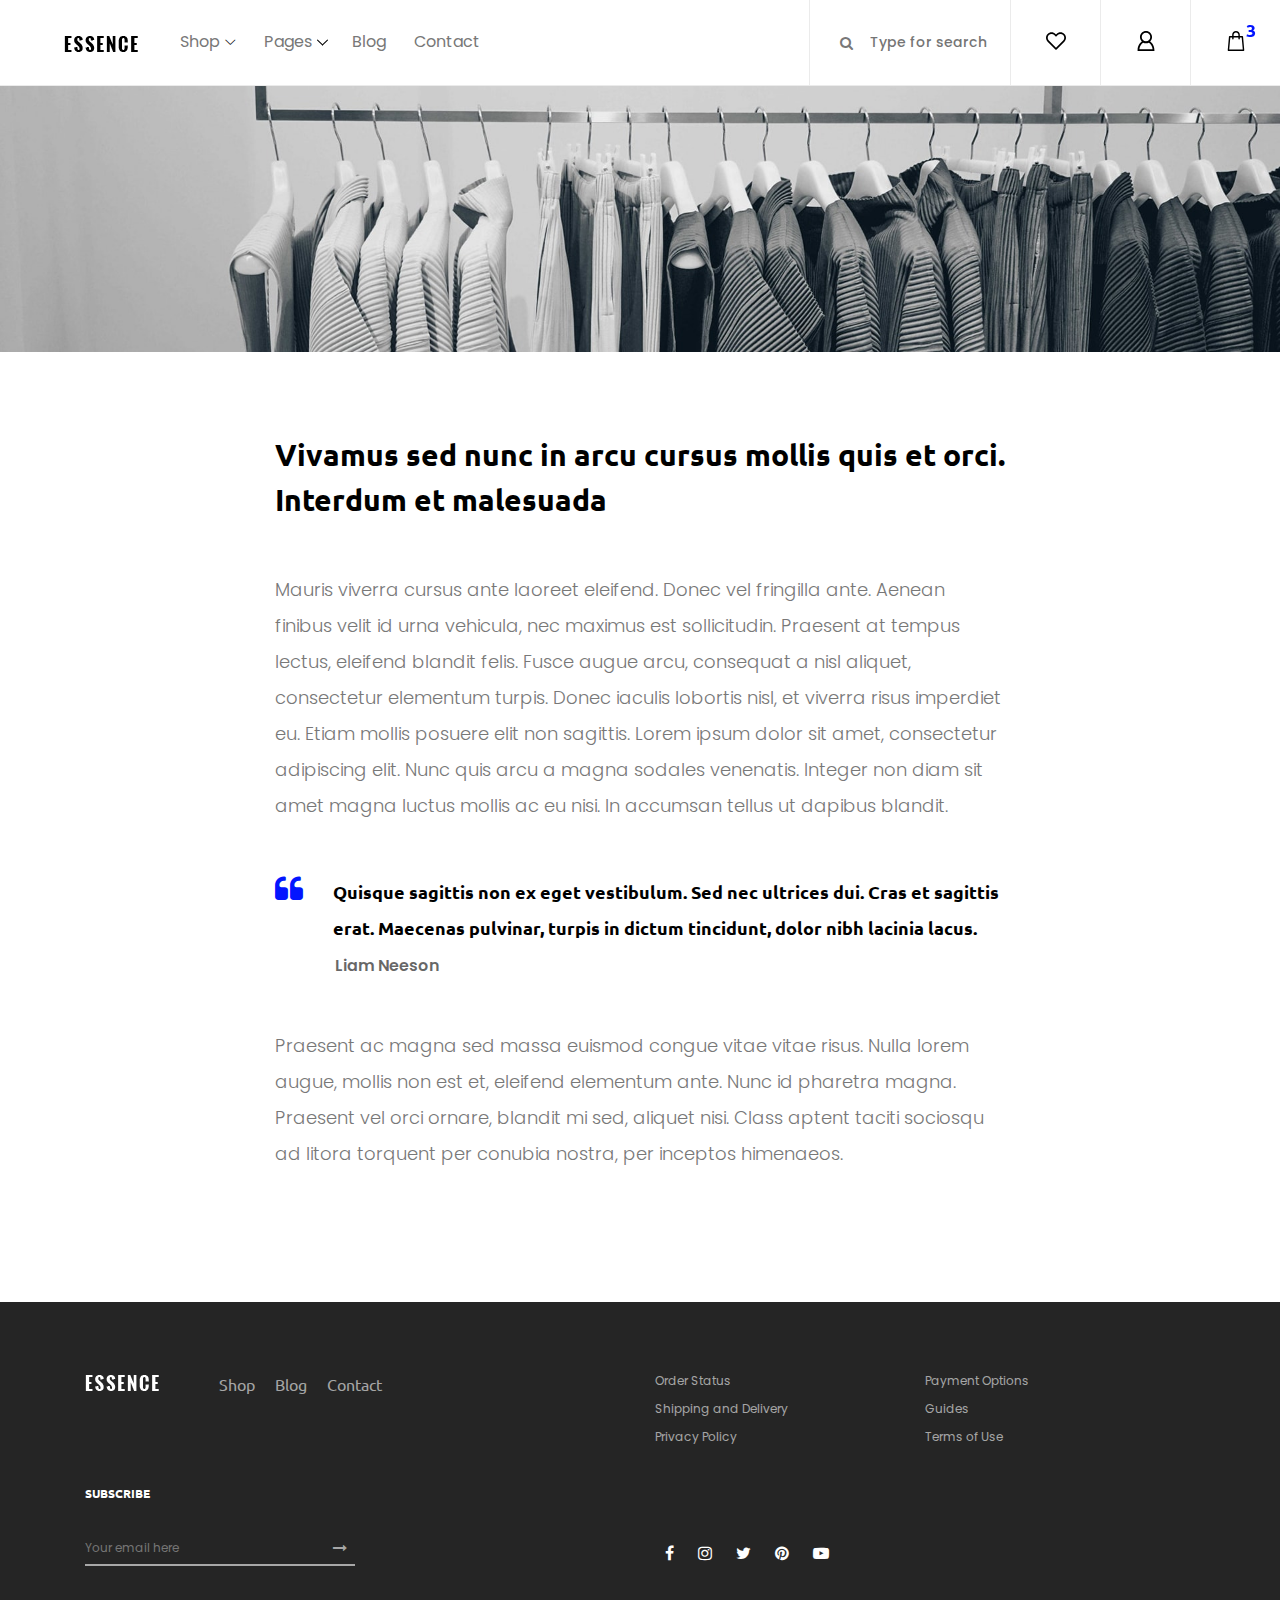
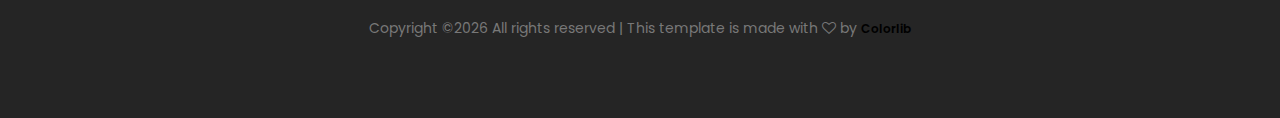
<file: ecomm-main/regular-page.html>
<!DOCTYPE html>
<html lang="en">

<head>
    <meta charset="UTF-8">
    <meta name="description" content="">
    <meta http-equiv="X-UA-Compatible" content="IE=edge">
    <meta name="viewport" content="width=device-width, initial-scale=1, shrink-to-fit=no">
    <!-- The above 4 meta tags *must* come first in the head; any other head content must come *after* these tags -->

    <!-- Title  -->
    <title>Essence - Fashion Ecommerce Template</title>

    <!-- Favicon  -->
    <link rel="icon" href="img/core-img/favicon.ico">

    <!-- Core Style CSS -->
    <link rel="stylesheet" href="css/core-style.css">
    <link rel="stylesheet" href="style.css">

</head>

<body>
    <!-- ##### Header Area Start ##### -->
    <header class="header_area">
        <div class="classy-nav-container breakpoint-off d-flex align-items-center justify-content-between">
            <!-- Classy Menu -->
            <nav class="classy-navbar" id="essenceNav">
                <!-- Logo -->
                <a class="nav-brand" href="index.html"><img src="img/core-img/logo.png" alt=""></a>
                <!-- Navbar Toggler -->
                <div class="classy-navbar-toggler">
                    <span class="navbarToggler"><span></span><span></span><span></span></span>
                </div>
                <!-- Menu -->
                <div class="classy-menu">
                    <!-- close btn -->
                    <div class="classycloseIcon">
                        <div class="cross-wrap"><span class="top"></span><span class="bottom"></span></div>
                    </div>
                    <!-- Nav Start -->
                    <div class="classynav">
                        <ul>
                            <li><a href="#">Shop</a>
                                <div class="megamenu">
                                    <ul class="single-mega cn-col-4">
                                        <li class="title">Women's Collection</li>
                                        <li><a href="shop.html">Dresses</a></li>
                                        <li><a href="shop.html">Blouses &amp; Shirts</a></li>
                                        <li><a href="shop.html">T-shirts</a></li>
                                        <li><a href="shop.html">Rompers</a></li>
                                        <li><a href="shop.html">Bras &amp; Panties</a></li>
                                    </ul>
                                    <ul class="single-mega cn-col-4">
                                        <li class="title">Men's Collection</li>
                                        <li><a href="shop.html">T-Shirts</a></li>
                                        <li><a href="shop.html">Polo</a></li>
                                        <li><a href="shop.html">Shirts</a></li>
                                        <li><a href="shop.html">Jackets</a></li>
                                        <li><a href="shop.html">Trench</a></li>
                                    </ul>
                                    <ul class="single-mega cn-col-4">
                                        <li class="title">Kid's Collection</li>
                                        <li><a href="shop.html">Dresses</a></li>
                                        <li><a href="shop.html">Shirts</a></li>
                                        <li><a href="shop.html">T-shirts</a></li>
                                        <li><a href="shop.html">Jackets</a></li>
                                        <li><a href="shop.html">Trench</a></li>
                                    </ul>
                                    <div class="single-mega cn-col-4">
                                        <img src="img/bg-img/bg-6.jpg" alt="">
                                    </div>
                                </div>
                            </li>
                            <li><a href="#">Pages</a>
                                <ul class="dropdown">
                                    <li><a href="index.html">Home</a></li>
                                    <li><a href="shop.html">Shop</a></li>
                                    <li><a href="single-product-details.html">Product Details</a></li>
                                    <li><a href="checkout.html">Checkout</a></li>
                                    <li><a href="blog.html">Blog</a></li>
                                    <li><a href="single-blog.html">Single Blog</a></li>
                                    <li><a href="regular-page.html">Regular Page</a></li>
                                    <li><a href="contact.html">Contact</a></li>
                                </ul>
                            </li>
                            <li><a href="blog.html">Blog</a></li>
                            <li><a href="contact.html">Contact</a></li>
                        </ul>
                    </div>
                    <!-- Nav End -->
                </div>
            </nav>

            <!-- Header Meta Data -->
            <div class="header-meta d-flex clearfix justify-content-end">
                <!-- Search Area -->
                <div class="search-area">
                    <form action="#" method="post">
                        <input type="search" name="search" id="headerSearch" placeholder="Type for search">
                        <button type="submit"><i class="fa fa-search" aria-hidden="true"></i></button>
                    </form>
                </div>
                <!-- Favourite Area -->
                <div class="favourite-area">
                    <a href="#"><img src="img/core-img/heart.svg" alt=""></a>
                </div>
                <!-- User Login Info -->
                <div class="user-login-info">
                    <a href="#"><img src="img/core-img/user.svg" alt=""></a>
                </div>
                <!-- Cart Area -->
                <div class="cart-area">
                    <a href="#" id="essenceCartBtn"><img src="img/core-img/bag.svg" alt=""> <span>3</span></a>
                </div>
            </div>

        </div>
    </header>
    <!-- ##### Header Area End ##### -->

    <!-- ##### Right Side Cart Area ##### -->
    <div class="cart-bg-overlay"></div>

    <div class="right-side-cart-area">

        <!-- Cart Button -->
        <div class="cart-button">
            <a href="#" id="rightSideCart"><img src="img/core-img/bag.svg" alt=""> <span>3</span></a>
        </div>

        <div class="cart-content d-flex">

            <!-- Cart List Area -->
            <div class="cart-list">
                <!-- Single Cart Item -->
                <div class="single-cart-item">
                    <a href="#" class="product-image">
                        <img src="img/product-img/product-1.jpg" class="cart-thumb" alt="">
                        <!-- Cart Item Desc -->
                        <div class="cart-item-desc">
                          <span class="product-remove"><i class="fa fa-close" aria-hidden="true"></i></span>
                            <span class="badge">Mango</span>
                            <h6>Button Through Strap Mini Dress</h6>
                            <p class="size">Size: S</p>
                            <p class="color">Color: Red</p>
                            <p class="price">$45.00</p>
                        </div>
                    </a>
                </div>

                <!-- Single Cart Item -->
                <div class="single-cart-item">
                    <a href="#" class="product-image">
                        <img src="img/product-img/product-2.jpg" class="cart-thumb" alt="">
                        <!-- Cart Item Desc -->
                        <div class="cart-item-desc">
                          <span class="product-remove"><i class="fa fa-close" aria-hidden="true"></i></span>
                            <span class="badge">Mango</span>
                            <h6>Button Through Strap Mini Dress</h6>
                            <p class="size">Size: S</p>
                            <p class="color">Color: Red</p>
                            <p class="price">$45.00</p>
                        </div>
                    </a>
                </div>

                <!-- Single Cart Item -->
                <div class="single-cart-item">
                    <a href="#" class="product-image">
                        <img src="img/product-img/product-3.jpg" class="cart-thumb" alt="">
                        <!-- Cart Item Desc -->
                        <div class="cart-item-desc">
                          <span class="product-remove"><i class="fa fa-close" aria-hidden="true"></i></span>
                            <span class="badge">Mango</span>
                            <h6>Button Through Strap Mini Dress</h6>
                            <p class="size">Size: S</p>
                            <p class="color">Color: Red</p>
                            <p class="price">$45.00</p>
                        </div>
                    </a>
                </div>
            </div>

            <!-- Cart Summary -->
            <div class="cart-amount-summary">

                <h2>Summary</h2>
                <ul class="summary-table">
                    <li><span>subtotal:</span> <span>$274.00</span></li>
                    <li><span>delivery:</span> <span>Free</span></li>
                    <li><span>discount:</span> <span>-15%</span></li>
                    <li><span>total:</span> <span>$232.00</span></li>
                </ul>
                <div class="checkout-btn mt-100">
                    <a href="checkout.html" class="btn essence-btn">check out</a>
                </div>
            </div>
        </div>
    </div>
    <!-- ##### Right Side Cart End ##### -->

    <!-- ##### Blog Wrapper Area Start ##### -->
    <div class="single-blog-wrapper">

        <!-- Single Blog Post Thumb -->
        <div class="single-blog-post-thumb">
            <img src="img/bg-img/bg-8.jpg" alt="">
        </div>

        <div class="container">
            <div class="row justify-content-center">
                <div class="col-12 col-md-8">
                    <div class="regular-page-content-wrapper section-padding-80">
                        <div class="regular-page-text">
                            <h2>Vivamus sed nunc in arcu cursus mollis quis et orci. Interdum et malesuada</h2>
                            <p>Mauris viverra cursus ante laoreet eleifend. Donec vel fringilla ante. Aenean finibus velit id urna vehicula, nec maximus est sollicitudin. Praesent at tempus lectus, eleifend blandit felis. Fusce augue arcu, consequat a nisl aliquet, consectetur elementum turpis. Donec iaculis lobortis nisl, et viverra risus imperdiet eu. Etiam mollis posuere elit non sagittis. Lorem ipsum dolor sit amet, consectetur adipiscing elit. Nunc quis arcu a magna sodales venenatis. Integer non diam sit amet magna luctus mollis ac eu nisi. In accumsan tellus ut dapibus blandit.</p>

                            <blockquote>
                                <h6><i class="fa fa-quote-left" aria-hidden="true"></i> Quisque sagittis non ex eget vestibulum. Sed nec ultrices dui. Cras et sagittis erat. Maecenas pulvinar, turpis in dictum tincidunt, dolor nibh lacinia lacus.</h6>
                                <span>Liam Neeson</span>
                            </blockquote>

                            <p>Praesent ac magna sed massa euismod congue vitae vitae risus. Nulla lorem augue, mollis non est et, eleifend elementum ante. Nunc id pharetra magna. Praesent vel orci ornare, blandit mi sed, aliquet nisi. Class aptent taciti sociosqu ad litora torquent per conubia nostra, per inceptos himenaeos.</p>
                        </div>
                    </div>
                </div>
            </div>
        </div>
    </div>
    <!-- ##### Blog Wrapper Area End ##### -->

    <!-- ##### Footer Area Start ##### -->
    <footer class="footer_area clearfix">
        <div class="container">
            <div class="row">
                <!-- Single Widget Area -->
                <div class="col-12 col-md-6">
                    <div class="single_widget_area d-flex mb-30">
                        <!-- Logo -->
                        <div class="footer-logo mr-50">
                            <a href="#"><img src="img/core-img/logo2.png" alt=""></a>
                        </div>
                        <!-- Footer Menu -->
                        <div class="footer_menu">
                            <ul>
                                <li><a href="shop.html">Shop</a></li>
                                <li><a href="blog.html">Blog</a></li>
                                <li><a href="contact.html">Contact</a></li>
                            </ul>
                        </div>
                    </div>
                </div>
                <!-- Single Widget Area -->
                <div class="col-12 col-md-6">
                    <div class="single_widget_area mb-30">
                        <ul class="footer_widget_menu">
                            <li><a href="#">Order Status</a></li>
                            <li><a href="#">Payment Options</a></li>
                            <li><a href="#">Shipping and Delivery</a></li>
                            <li><a href="#">Guides</a></li>
                            <li><a href="#">Privacy Policy</a></li>
                            <li><a href="#">Terms of Use</a></li>
                        </ul>
                    </div>
                </div>
            </div>

            <div class="row align-items-end">
                <!-- Single Widget Area -->
                <div class="col-12 col-md-6">
                    <div class="single_widget_area">
                        <div class="footer_heading mb-30">
                            <h6>Subscribe</h6>
                        </div>
                        <div class="subscribtion_form">
                            <form action="#" method="post">
                                <input type="email" name="mail" class="mail" placeholder="Your email here">
                                <button type="submit" class="submit"><i class="fa fa-long-arrow-right" aria-hidden="true"></i></button>
                            </form>
                        </div>
                    </div>
                </div>
                <!-- Single Widget Area -->
                <div class="col-12 col-md-6">
                    <div class="single_widget_area">
                        <div class="footer_social_area">
                            <a href="#" data-toggle="tooltip" data-placement="top" title="Facebook"><i class="fa fa-facebook" aria-hidden="true"></i></a>
                            <a href="#" data-toggle="tooltip" data-placement="top" title="Instagram"><i class="fa fa-instagram" aria-hidden="true"></i></a>
                            <a href="#" data-toggle="tooltip" data-placement="top" title="Twitter"><i class="fa fa-twitter" aria-hidden="true"></i></a>
                            <a href="#" data-toggle="tooltip" data-placement="top" title="Pinterest"><i class="fa fa-pinterest" aria-hidden="true"></i></a>
                            <a href="#" data-toggle="tooltip" data-placement="top" title="Youtube"><i class="fa fa-youtube-play" aria-hidden="true"></i></a>
                        </div>
                    </div>
                </div>
            </div>
<div class="row mt-5">
                <div class="col-md-12 text-center">
                    <p>
                        <!-- Link back to Colorlib can't be removed. Template is licensed under CC BY 3.0. -->
    Copyright &copy;<script>document.write(new Date().getFullYear());</script> All rights reserved | This template is made with <i class="fa fa-heart-o" aria-hidden="true"></i> by <a href="https://colorlib.com" target="_blank">Colorlib</a>
    <!-- Link back to Colorlib can't be removed. Template is licensed under CC BY 3.0. -->
                    </p>
                </div>
            </div>
            
        </div>
    </footer>
    <!-- ##### Footer Area End ##### -->

    <!-- jQuery (Necessary for All JavaScript Plugins) -->
    <script src="js/jquery/jquery-2.2.4.min.js"></script>
    <!-- Popper js -->
    <script src="js/popper.min.js"></script>
    <!-- Bootstrap js -->
    <script src="js/bootstrap.min.js"></script>
    <!-- Plugins js -->
    <script src="js/plugins.js"></script>
    <!-- Classy Nav js -->
    <script src="js/classy-nav.min.js"></script>
    <!-- Active js -->
    <script src="js/active.js"></script>

</body>

</html>
</file>
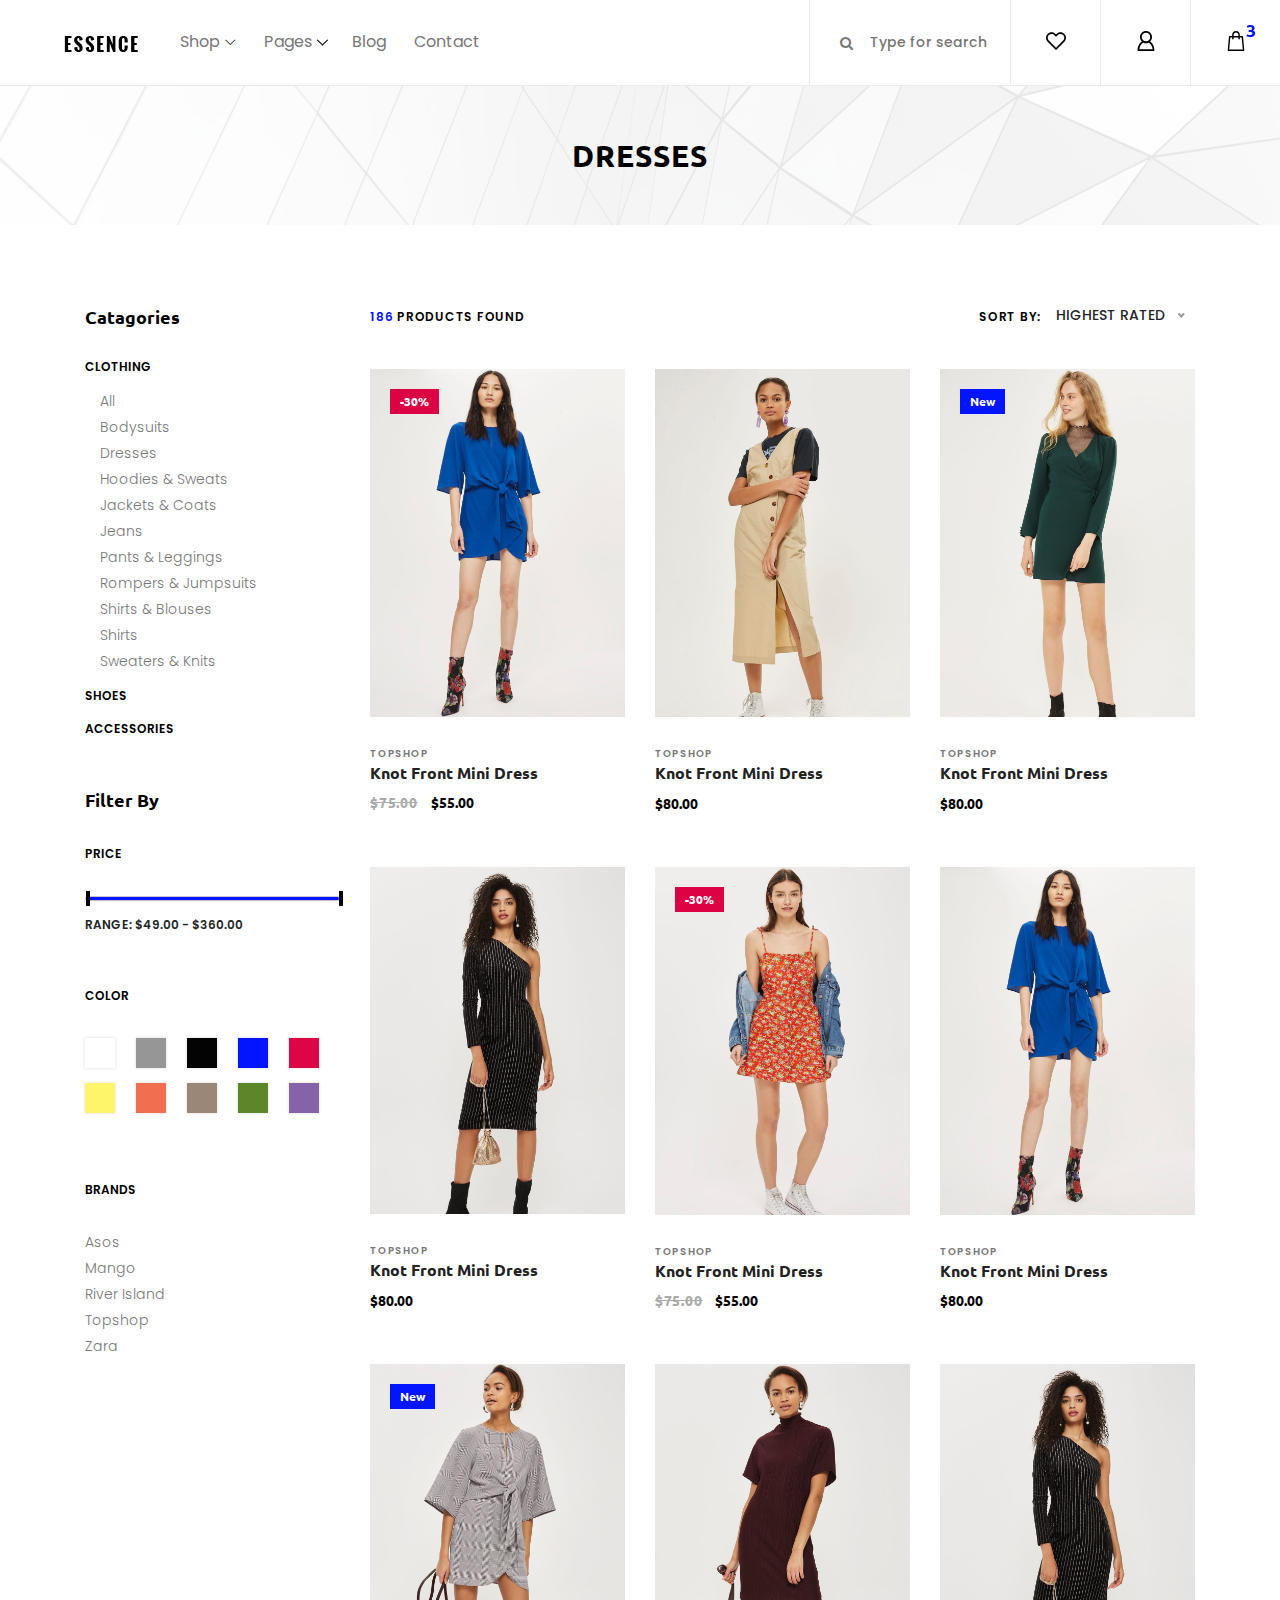
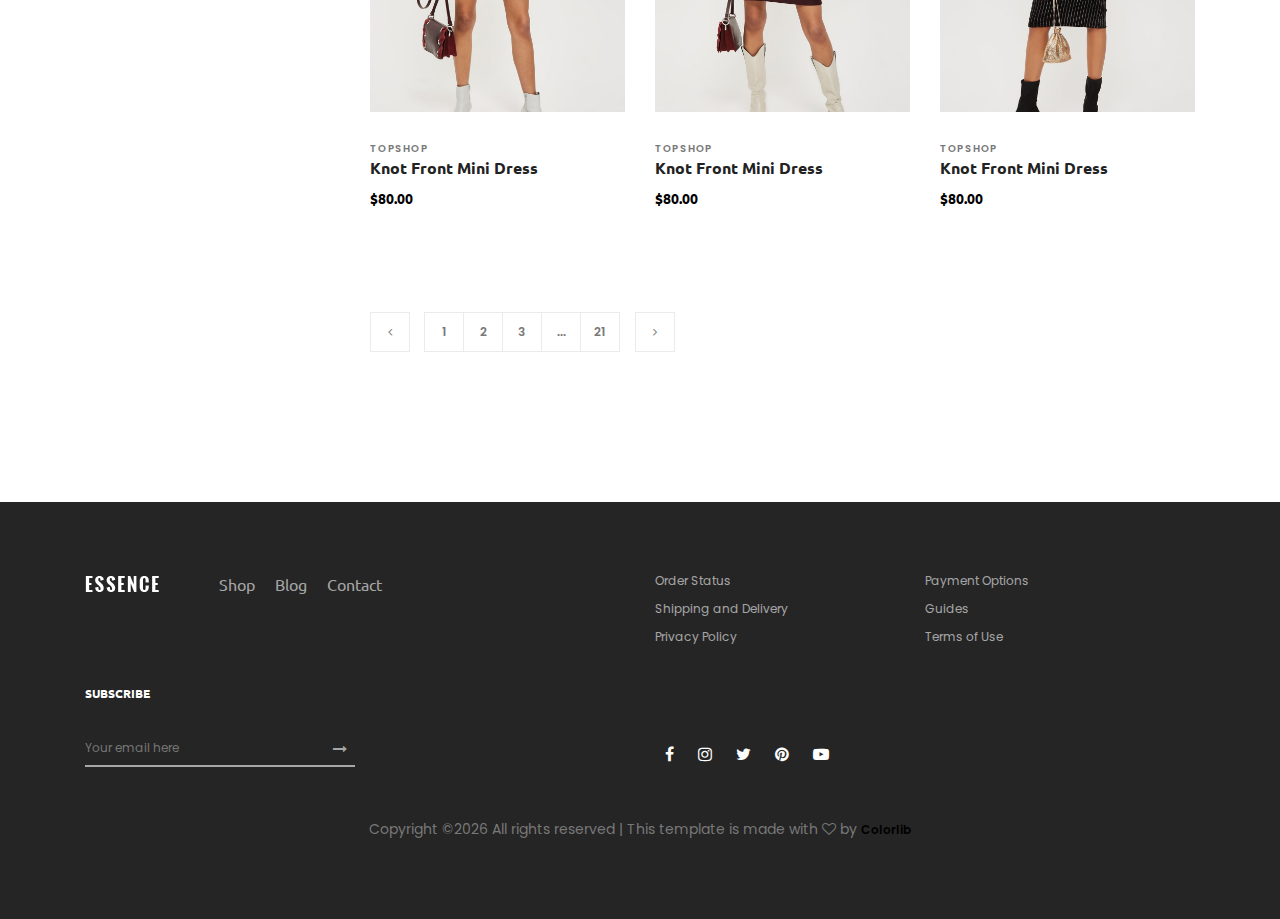
<file: ecomm-main/shop.html>
<!DOCTYPE html>
<html lang="en">

<head>
    <meta charset="UTF-8">
    <meta name="description" content="">
    <meta http-equiv="X-UA-Compatible" content="IE=edge">
    <meta name="viewport" content="width=device-width, initial-scale=1, shrink-to-fit=no">
    <!-- The above 4 meta tags *must* come first in the head; any other head content must come *after* these tags -->

    <!-- Title  -->
    <title>Essence - Fashion Ecommerce Template</title>

    <!-- Favicon  -->
    <link rel="icon" href="img/core-img/favicon.ico">

    <!-- Core Style CSS -->
    <link rel="stylesheet" href="css/core-style.css">
    <link rel="stylesheet" href="style.css">

</head>

<body>
    <!-- ##### Header Area Start ##### -->
    <header class="header_area">
        <div class="classy-nav-container breakpoint-off d-flex align-items-center justify-content-between">
            <!-- Classy Menu -->
            <nav class="classy-navbar" id="essenceNav">
                <!-- Logo -->
                <a class="nav-brand" href="index.html"><img src="img/core-img/logo.png" alt=""></a>
                <!-- Navbar Toggler -->
                <div class="classy-navbar-toggler">
                    <span class="navbarToggler"><span></span><span></span><span></span></span>
                </div>
                <!-- Menu -->
                <div class="classy-menu">
                    <!-- close btn -->
                    <div class="classycloseIcon">
                        <div class="cross-wrap"><span class="top"></span><span class="bottom"></span></div>
                    </div>
                    <!-- Nav Start -->
                    <div class="classynav">
                        <ul>
                            <li><a href="#">Shop</a>
                                <div class="megamenu">
                                    <ul class="single-mega cn-col-4">
                                        <li class="title">Women's Collection</li>
                                        <li><a href="shop.html">Dresses</a></li>
                                        <li><a href="shop.html">Blouses &amp; Shirts</a></li>
                                        <li><a href="shop.html">T-shirts</a></li>
                                        <li><a href="shop.html">Rompers</a></li>
                                        <li><a href="shop.html">Bras &amp; Panties</a></li>
                                    </ul>
                                    <ul class="single-mega cn-col-4">
                                        <li class="title">Men's Collection</li>
                                        <li><a href="shop.html">T-Shirts</a></li>
                                        <li><a href="shop.html">Polo</a></li>
                                        <li><a href="shop.html">Shirts</a></li>
                                        <li><a href="shop.html">Jackets</a></li>
                                        <li><a href="shop.html">Trench</a></li>
                                    </ul>
                                    <ul class="single-mega cn-col-4">
                                        <li class="title">Kid's Collection</li>
                                        <li><a href="shop.html">Dresses</a></li>
                                        <li><a href="shop.html">Shirts</a></li>
                                        <li><a href="shop.html">T-shirts</a></li>
                                        <li><a href="shop.html">Jackets</a></li>
                                        <li><a href="shop.html">Trench</a></li>
                                    </ul>
                                    <div class="single-mega cn-col-4">
                                        <img src="img/bg-img/bg-6.jpg" alt="">
                                    </div>
                                </div>
                            </li>
                            <li><a href="#">Pages</a>
                                <ul class="dropdown">
                                    <li><a href="index.html">Home</a></li>
                                    <li><a href="shop.html">Shop</a></li>
                                    <li><a href="single-product-details.html">Product Details</a></li>
                                    <li><a href="checkout.html">Checkout</a></li>
                                    <li><a href="blog.html">Blog</a></li>
                                    <li><a href="single-blog.html">Single Blog</a></li>
                                    <li><a href="regular-page.html">Regular Page</a></li>
                                    <li><a href="contact.html">Contact</a></li>
                                </ul>
                            </li>
                            <li><a href="blog.html">Blog</a></li>
                            <li><a href="contact.html">Contact</a></li>
                        </ul>
                    </div>
                    <!-- Nav End -->
                </div>
            </nav>

            <!-- Header Meta Data -->
            <div class="header-meta d-flex clearfix justify-content-end">
                <!-- Search Area -->
                <div class="search-area">
                    <form action="#" method="post">
                        <input type="search" name="search" id="headerSearch" placeholder="Type for search">
                        <button type="submit"><i class="fa fa-search" aria-hidden="true"></i></button>
                    </form>
                </div>
                <!-- Favourite Area -->
                <div class="favourite-area">
                    <a href="#"><img src="img/core-img/heart.svg" alt=""></a>
                </div>
                <!-- User Login Info -->
                <div class="user-login-info">
                    <a href="#"><img src="img/core-img/user.svg" alt=""></a>
                </div>
                <!-- Cart Area -->
                <div class="cart-area">
                    <a href="#" id="essenceCartBtn"><img src="img/core-img/bag.svg" alt=""> <span>3</span></a>
                </div>
            </div>

        </div>
    </header>
    <!-- ##### Header Area End ##### -->

    <!-- ##### Right Side Cart Area ##### -->
    <div class="cart-bg-overlay"></div>

    <div class="right-side-cart-area">

        <!-- Cart Button -->
        <div class="cart-button">
            <a href="#" id="rightSideCart"><img src="img/core-img/bag.svg" alt=""> <span>3</span></a>
        </div>

        <div class="cart-content d-flex">

            <!-- Cart List Area -->
            <div class="cart-list">
                <!-- Single Cart Item -->
                <div class="single-cart-item">
                    <a href="#" class="product-image">
                        <img src="img/product-img/product-1.jpg" class="cart-thumb" alt="">
                        <!-- Cart Item Desc -->
                        <div class="cart-item-desc">
                          <span class="product-remove"><i class="fa fa-close" aria-hidden="true"></i></span>
                            <span class="badge">Mango</span>
                            <h6>Button Through Strap Mini Dress</h6>
                            <p class="size">Size: S</p>
                            <p class="color">Color: Red</p>
                            <p class="price">$45.00</p>
                        </div>
                    </a>
                </div>

                <!-- Single Cart Item -->
                <div class="single-cart-item">
                    <a href="#" class="product-image">
                        <img src="img/product-img/product-2.jpg" class="cart-thumb" alt="">
                        <!-- Cart Item Desc -->
                        <div class="cart-item-desc">
                          <span class="product-remove"><i class="fa fa-close" aria-hidden="true"></i></span>
                            <span class="badge">Mango</span>
                            <h6>Button Through Strap Mini Dress</h6>
                            <p class="size">Size: S</p>
                            <p class="color">Color: Red</p>
                            <p class="price">$45.00</p>
                        </div>
                    </a>
                </div>

                <!-- Single Cart Item -->
                <div class="single-cart-item">
                    <a href="#" class="product-image">
                        <img src="img/product-img/product-3.jpg" class="cart-thumb" alt="">
                        <!-- Cart Item Desc -->
                        <div class="cart-item-desc">
                          <span class="product-remove"><i class="fa fa-close" aria-hidden="true"></i></span>
                            <span class="badge">Mango</span>
                            <h6>Button Through Strap Mini Dress</h6>
                            <p class="size">Size: S</p>
                            <p class="color">Color: Red</p>
                            <p class="price">$45.00</p>
                        </div>
                    </a>
                </div>
            </div>

            <!-- Cart Summary -->
            <div class="cart-amount-summary">

                <h2>Summary</h2>
                <ul class="summary-table">
                    <li><span>subtotal:</span> <span>$274.00</span></li>
                    <li><span>delivery:</span> <span>Free</span></li>
                    <li><span>discount:</span> <span>-15%</span></li>
                    <li><span>total:</span> <span>$232.00</span></li>
                </ul>
                <div class="checkout-btn mt-100">
                    <a href="checkout.html" class="btn essence-btn">check out</a>
                </div>
            </div>
        </div>
    </div>
    <!-- ##### Right Side Cart End ##### -->

    <!-- ##### Breadcumb Area Start ##### -->
    <div class="breadcumb_area bg-img" style="background-image: url(img/bg-img/breadcumb.jpg);">
        <div class="container h-100">
            <div class="row h-100 align-items-center">
                <div class="col-12">
                    <div class="page-title text-center">
                        <h2>dresses</h2>
                    </div>
                </div>
            </div>
        </div>
    </div>
    <!-- ##### Breadcumb Area End ##### -->

    <!-- ##### Shop Grid Area Start ##### -->
    <section class="shop_grid_area section-padding-80">
        <div class="container">
            <div class="row">
                <div class="col-12 col-md-4 col-lg-3">
                    <div class="shop_sidebar_area">

                        <!-- ##### Single Widget ##### -->
                        <div class="widget catagory mb-50">
                            <!-- Widget Title -->
                            <h6 class="widget-title mb-30">Catagories</h6>

                            <!--  Catagories  -->
                            <div class="catagories-menu">
                                <ul id="menu-content2" class="menu-content collapse show">
                                    <!-- Single Item -->
                                    <li data-toggle="collapse" data-target="#clothing">
                                        <a href="#">clothing</a>
                                        <ul class="sub-menu collapse show" id="clothing">
                                            <li><a href="#">All</a></li>
                                            <li><a href="#">Bodysuits</a></li>
                                            <li><a href="#">Dresses</a></li>
                                            <li><a href="#">Hoodies &amp; Sweats</a></li>
                                            <li><a href="#">Jackets &amp; Coats</a></li>
                                            <li><a href="#">Jeans</a></li>
                                            <li><a href="#">Pants &amp; Leggings</a></li>
                                            <li><a href="#">Rompers &amp; Jumpsuits</a></li>
                                            <li><a href="#">Shirts &amp; Blouses</a></li>
                                            <li><a href="#">Shirts</a></li>
                                            <li><a href="#">Sweaters &amp; Knits</a></li>
                                        </ul>
                                    </li>
                                    <!-- Single Item -->
                                    <li data-toggle="collapse" data-target="#shoes" class="collapsed">
                                        <a href="#">shoes</a>
                                        <ul class="sub-menu collapse" id="shoes">
                                            <li><a href="#">All</a></li>
                                            <li><a href="#">Bodysuits</a></li>
                                            <li><a href="#">Dresses</a></li>
                                            <li><a href="#">Hoodies &amp; Sweats</a></li>
                                            <li><a href="#">Jackets &amp; Coats</a></li>
                                            <li><a href="#">Jeans</a></li>
                                            <li><a href="#">Pants &amp; Leggings</a></li>
                                            <li><a href="#">Rompers &amp; Jumpsuits</a></li>
                                            <li><a href="#">Shirts &amp; Blouses</a></li>
                                            <li><a href="#">Shirts</a></li>
                                            <li><a href="#">Sweaters &amp; Knits</a></li>
                                        </ul>
                                    </li>
                                    <!-- Single Item -->
                                    <li data-toggle="collapse" data-target="#accessories" class="collapsed">
                                        <a href="#">accessories</a>
                                        <ul class="sub-menu collapse" id="accessories">
                                            <li><a href="#">All</a></li>
                                            <li><a href="#">Bodysuits</a></li>
                                            <li><a href="#">Dresses</a></li>
                                            <li><a href="#">Hoodies &amp; Sweats</a></li>
                                            <li><a href="#">Jackets &amp; Coats</a></li>
                                            <li><a href="#">Jeans</a></li>
                                            <li><a href="#">Pants &amp; Leggings</a></li>
                                            <li><a href="#">Rompers &amp; Jumpsuits</a></li>
                                            <li><a href="#">Shirts &amp; Blouses</a></li>
                                            <li><a href="#">Shirts</a></li>
                                            <li><a href="#">Sweaters &amp; Knits</a></li>
                                        </ul>
                                    </li>
                                </ul>
                            </div>
                        </div>

                        <!-- ##### Single Widget ##### -->
                        <div class="widget price mb-50">
                            <!-- Widget Title -->
                            <h6 class="widget-title mb-30">Filter by</h6>
                            <!-- Widget Title 2 -->
                            <p class="widget-title2 mb-30">Price</p>

                            <div class="widget-desc">
                                <div class="slider-range">
                                    <div data-min="49" data-max="360" data-unit="$" class="slider-range-price ui-slider ui-slider-horizontal ui-widget ui-widget-content ui-corner-all" data-value-min="49" data-value-max="360" data-label-result="Range:">
                                        <div class="ui-slider-range ui-widget-header ui-corner-all"></div>
                                        <span class="ui-slider-handle ui-state-default ui-corner-all" tabindex="0"></span>
                                        <span class="ui-slider-handle ui-state-default ui-corner-all" tabindex="0"></span>
                                    </div>
                                    <div class="range-price">Range: $49.00 - $360.00</div>
                                </div>
                            </div>
                        </div>

                        <!-- ##### Single Widget ##### -->
                        <div class="widget color mb-50">
                            <!-- Widget Title 2 -->
                            <p class="widget-title2 mb-30">Color</p>
                            <div class="widget-desc">
                                <ul class="d-flex">
                                    <li><a href="#" class="color1"></a></li>
                                    <li><a href="#" class="color2"></a></li>
                                    <li><a href="#" class="color3"></a></li>
                                    <li><a href="#" class="color4"></a></li>
                                    <li><a href="#" class="color5"></a></li>
                                    <li><a href="#" class="color6"></a></li>
                                    <li><a href="#" class="color7"></a></li>
                                    <li><a href="#" class="color8"></a></li>
                                    <li><a href="#" class="color9"></a></li>
                                    <li><a href="#" class="color10"></a></li>
                                </ul>
                            </div>
                        </div>

                        <!-- ##### Single Widget ##### -->
                        <div class="widget brands mb-50">
                            <!-- Widget Title 2 -->
                            <p class="widget-title2 mb-30">Brands</p>
                            <div class="widget-desc">
                                <ul>
                                    <li><a href="#">Asos</a></li>
                                    <li><a href="#">Mango</a></li>
                                    <li><a href="#">River Island</a></li>
                                    <li><a href="#">Topshop</a></li>
                                    <li><a href="#">Zara</a></li>
                                </ul>
                            </div>
                        </div>
                    </div>
                </div>

                <div class="col-12 col-md-8 col-lg-9">
                    <div class="shop_grid_product_area">
                        <div class="row">
                            <div class="col-12">
                                <div class="product-topbar d-flex align-items-center justify-content-between">
                                    <!-- Total Products -->
                                    <div class="total-products">
                                        <p><span>186</span> products found</p>
                                    </div>
                                    <!-- Sorting -->
                                    <div class="product-sorting d-flex">
                                        <p>Sort by:</p>
                                        <form action="#" method="get">
                                            <select name="select" id="sortByselect">
                                                <option value="value">Highest Rated</option>
                                                <option value="value">Newest</option>
                                                <option value="value">Price: $$ - $</option>
                                                <option value="value">Price: $ - $$</option>
                                            </select>
                                            <input type="submit" class="d-none" value="">
                                        </form>
                                    </div>
                                </div>
                            </div>
                        </div>

                        <div class="row">

                            <!-- Single Product -->
                            <div class="col-12 col-sm-6 col-lg-4">
                                <div class="single-product-wrapper">
                                    <!-- Product Image -->
                                    <div class="product-img">
                                        <img src="img/product-img/product-1.jpg" alt="">
                                        <!-- Hover Thumb -->
                                        <img class="hover-img" src="img/product-img/product-2.jpg" alt="">

                                        <!-- Product Badge -->
                                        <div class="product-badge offer-badge">
                                            <span>-30%</span>
                                        </div>
                                        <!-- Favourite -->
                                        <div class="product-favourite">
                                            <a href="#" class="favme fa fa-heart"></a>
                                        </div>
                                    </div>

                                    <!-- Product Description -->
                                    <div class="product-description">
                                        <span>topshop</span>
                                        <a href="single-product-details.html">
                                            <h6>Knot Front Mini Dress</h6>
                                        </a>
                                        <p class="product-price"><span class="old-price">$75.00</span> $55.00</p>

                                        <!-- Hover Content -->
                                        <div class="hover-content">
                                            <!-- Add to Cart -->
                                            <div class="add-to-cart-btn">
                                                <a href="#" class="btn essence-btn">Add to Cart</a>
                                            </div>
                                        </div>
                                    </div>
                                </div>
                            </div>

                            <!-- Single Product -->
                            <div class="col-12 col-sm-6 col-lg-4">
                                <div class="single-product-wrapper">
                                    <!-- Product Image -->
                                    <div class="product-img">
                                        <img src="img/product-img/product-2.jpg" alt="">
                                        <!-- Hover Thumb -->
                                        <img class="hover-img" src="img/product-img/product-3.jpg" alt="">

                                        <!-- Favourite -->
                                        <div class="product-favourite">
                                            <a href="#" class="favme fa fa-heart"></a>
                                        </div>
                                    </div>

                                    <!-- Product Description -->
                                    <div class="product-description">
                                        <span>topshop</span>
                                        <a href="single-product-details.html">
                                            <h6>Knot Front Mini Dress</h6>
                                        </a>
                                        <p class="product-price">$80.00</p>

                                        <!-- Hover Content -->
                                        <div class="hover-content">
                                            <!-- Add to Cart -->
                                            <div class="add-to-cart-btn">
                                                <a href="#" class="btn essence-btn">Add to Cart</a>
                                            </div>
                                        </div>
                                    </div>
                                </div>
                            </div>

                            <!-- Single Product -->
                            <div class="col-12 col-sm-6 col-lg-4">
                                <div class="single-product-wrapper">
                                    <!-- Product Image -->
                                    <div class="product-img">
                                        <img src="img/product-img/product-3.jpg" alt="">
                                        <!-- Hover Thumb -->
                                        <img class="hover-img" src="img/product-img/product-4.jpg" alt="">

                                        <!-- Product Badge -->
                                        <div class="product-badge new-badge">
                                            <span>New</span>
                                        </div>

                                        <!-- Favourite -->
                                        <div class="product-favourite">
                                            <a href="#" class="favme fa fa-heart"></a>
                                        </div>
                                    </div>

                                    <!-- Product Description -->
                                    <div class="product-description">
                                        <span>topshop</span>
                                        <a href="single-product-details.html">
                                            <h6>Knot Front Mini Dress</h6>
                                        </a>
                                        <p class="product-price">$80.00</p>

                                        <!-- Hover Content -->
                                        <div class="hover-content">
                                            <!-- Add to Cart -->
                                            <div class="add-to-cart-btn">
                                                <a href="#" class="btn essence-btn">Add to Cart</a>
                                            </div>
                                        </div>
                                    </div>
                                </div>
                            </div>

                            <!-- Single Product -->
                            <div class="col-12 col-sm-6 col-lg-4">
                                <div class="single-product-wrapper">
                                    <!-- Product Image -->
                                    <div class="product-img">
                                        <img src="img/product-img/product-4.jpg" alt="">
                                        <!-- Hover Thumb -->
                                        <img class="hover-img" src="img/product-img/product-5.jpg" alt="">

                                        <!-- Favourite -->
                                        <div class="product-favourite">
                                            <a href="#" class="favme fa fa-heart"></a>
                                        </div>
                                    </div>

                                    <!-- Product Description -->
                                    <div class="product-description">
                                        <span>topshop</span>
                                        <a href="single-product-details.html">
                                            <h6>Knot Front Mini Dress</h6>
                                        </a>
                                        <p class="product-price">$80.00</p>

                                        <!-- Hover Content -->
                                        <div class="hover-content">
                                            <!-- Add to Cart -->
                                            <div class="add-to-cart-btn">
                                                <a href="#" class="btn essence-btn">Add to Cart</a>
                                            </div>
                                        </div>
                                    </div>
                                </div>
                            </div>

                            <!-- Single Product -->
                            <div class="col-12 col-sm-6 col-lg-4">
                                <div class="single-product-wrapper">
                                    <!-- Product Image -->
                                    <div class="product-img">
                                        <img src="img/product-img/product-5.jpg" alt="">
                                        <!-- Hover Thumb -->
                                        <img class="hover-img" src="img/product-img/product-6.jpg" alt="">

                                        <!-- Product Badge -->
                                        <div class="product-badge offer-badge">
                                            <span>-30%</span>
                                        </div>

                                        <!-- Favourite -->
                                        <div class="product-favourite">
                                            <a href="#" class="favme fa fa-heart"></a>
                                        </div>
                                    </div>

                                    <!-- Product Description -->
                                    <div class="product-description">
                                        <span>topshop</span>
                                        <a href="single-product-details.html">
                                            <h6>Knot Front Mini Dress</h6>
                                        </a>
                                        <p class="product-price"><span class="old-price">$75.00</span> $55.00</p>

                                        <!-- Hover Content -->
                                        <div class="hover-content">
                                            <!-- Add to Cart -->
                                            <div class="add-to-cart-btn">
                                                <a href="#" class="btn essence-btn">Add to Cart</a>
                                            </div>
                                        </div>
                                    </div>
                                </div>
                            </div>

                            <!-- Single Product -->
                            <div class="col-12 col-sm-6 col-lg-4">
                                <div class="single-product-wrapper">
                                    <!-- Product Image -->
                                    <div class="product-img">
                                        <img src="img/product-img/product-6.jpg" alt="">
                                        <!-- Hover Thumb -->
                                        <img class="hover-img" src="img/product-img/product-7.jpg" alt="">

                                        <!-- Favourite -->
                                        <div class="product-favourite">
                                            <a href="#" class="favme fa fa-heart"></a>
                                        </div>
                                    </div>

                                    <!-- Product Description -->
                                    <div class="product-description">
                                        <span>topshop</span>
                                        <a href="single-product-details.html">
                                            <h6>Knot Front Mini Dress</h6>
                                        </a>
                                        <p class="product-price">$80.00</p>

                                        <!-- Hover Content -->
                                        <div class="hover-content">
                                            <!-- Add to Cart -->
                                            <div class="add-to-cart-btn">
                                                <a href="#" class="btn essence-btn">Add to Cart</a>
                                            </div>
                                        </div>
                                    </div>
                                </div>
                            </div>

                            <!-- Single Product -->
                            <div class="col-12 col-sm-6 col-lg-4">
                                <div class="single-product-wrapper">
                                    <!-- Product Image -->
                                    <div class="product-img">
                                        <img src="img/product-img/product-7.jpg" alt="">
                                        <!-- Hover Thumb -->
                                        <img class="hover-img" src="img/product-img/product-8.jpg" alt="">

                                        <!-- Product Badge -->
                                        <div class="product-badge new-badge">
                                            <span>New</span>
                                        </div>

                                        <!-- Favourite -->
                                        <div class="product-favourite">
                                            <a href="#" class="favme fa fa-heart"></a>
                                        </div>
                                    </div>

                                    <!-- Product Description -->
                                    <div class="product-description">
                                        <span>topshop</span>
                                        <a href="single-product-details.html">
                                            <h6>Knot Front Mini Dress</h6>
                                        </a>
                                        <p class="product-price">$80.00</p>

                                        <!-- Hover Content -->
                                        <div class="hover-content">
                                            <!-- Add to Cart -->
                                            <div class="add-to-cart-btn">
                                                <a href="#" class="btn essence-btn">Add to Cart</a>
                                            </div>
                                        </div>
                                    </div>
                                </div>
                            </div>

                            <!-- Single Product -->
                            <div class="col-12 col-sm-6 col-lg-4">
                                <div class="single-product-wrapper">
                                    <!-- Product Image -->
                                    <div class="product-img">
                                        <img src="img/product-img/product-8.jpg" alt="">
                                        <!-- Hover Thumb -->
                                        <img class="hover-img" src="img/product-img/product-9.jpg" alt="">
                                        
                                        <!-- Favourite -->
                                        <div class="product-favourite">
                                            <a href="#" class="favme fa fa-heart"></a>
                                        </div>
                                    </div>

                                    <!-- Product Description -->
                                    <div class="product-description">
                                        <span>topshop</span>
                                        <a href="single-product-details.html">
                                            <h6>Knot Front Mini Dress</h6>
                                        </a>
                                        <p class="product-price">$80.00</p>

                                        <!-- Hover Content -->
                                        <div class="hover-content">
                                            <!-- Add to Cart -->
                                            <div class="add-to-cart-btn">
                                                <a href="#" class="btn essence-btn">Add to Cart</a>
                                            </div>
                                        </div>
                                    </div>
                                </div>
                            </div>

                            <!-- Single Product -->
                            <div class="col-12 col-sm-6 col-lg-4">
                                <div class="single-product-wrapper">
                                    <!-- Product Image -->
                                    <div class="product-img">
                                        <img src="img/product-img/product-9.jpg" alt="">
                                        <!-- Hover Thumb -->
                                        <img class="hover-img" src="img/product-img/product-1.jpg" alt="">

                                        <!-- Favourite -->
                                        <div class="product-favourite">
                                            <a href="#" class="favme fa fa-heart"></a>
                                        </div>
                                    </div>

                                    <!-- Product Description -->
                                    <div class="product-description">
                                        <span>topshop</span>
                                        <a href="single-product-details.html">
                                            <h6>Knot Front Mini Dress</h6>
                                        </a>
                                        <p class="product-price">$80.00</p>

                                        <!-- Hover Content -->
                                        <div class="hover-content">
                                            <!-- Add to Cart -->
                                            <div class="add-to-cart-btn">
                                                <a href="#" class="btn essence-btn">Add to Cart</a>
                                            </div>
                                        </div>
                                    </div>
                                </div>
                            </div>

                        </div>
                    </div>
                    <!-- Pagination -->
                    <nav aria-label="navigation">
                        <ul class="pagination mt-50 mb-70">
                            <li class="page-item"><a class="page-link" href="#"><i class="fa fa-angle-left"></i></a></li>
                            <li class="page-item"><a class="page-link" href="#">1</a></li>
                            <li class="page-item"><a class="page-link" href="#">2</a></li>
                            <li class="page-item"><a class="page-link" href="#">3</a></li>
                            <li class="page-item"><a class="page-link" href="#">...</a></li>
                            <li class="page-item"><a class="page-link" href="#">21</a></li>
                            <li class="page-item"><a class="page-link" href="#"><i class="fa fa-angle-right"></i></a></li>
                        </ul>
                    </nav>
                </div>
            </div>
        </div>
    </section>
    <!-- ##### Shop Grid Area End ##### -->

    <!-- ##### Footer Area Start ##### -->
    <footer class="footer_area clearfix">
        <div class="container">
            <div class="row">
                <!-- Single Widget Area -->
                <div class="col-12 col-md-6">
                    <div class="single_widget_area d-flex mb-30">
                        <!-- Logo -->
                        <div class="footer-logo mr-50">
                            <a href="#"><img src="img/core-img/logo2.png" alt=""></a>
                        </div>
                        <!-- Footer Menu -->
                        <div class="footer_menu">
                            <ul>
                                <li><a href="shop.html">Shop</a></li>
                                <li><a href="blog.html">Blog</a></li>
                                <li><a href="contact.html">Contact</a></li>
                            </ul>
                        </div>
                    </div>
                </div>
                <!-- Single Widget Area -->
                <div class="col-12 col-md-6">
                    <div class="single_widget_area mb-30">
                        <ul class="footer_widget_menu">
                            <li><a href="#">Order Status</a></li>
                            <li><a href="#">Payment Options</a></li>
                            <li><a href="#">Shipping and Delivery</a></li>
                            <li><a href="#">Guides</a></li>
                            <li><a href="#">Privacy Policy</a></li>
                            <li><a href="#">Terms of Use</a></li>
                        </ul>
                    </div>
                </div>
            </div>

            <div class="row align-items-end">
                <!-- Single Widget Area -->
                <div class="col-12 col-md-6">
                    <div class="single_widget_area">
                        <div class="footer_heading mb-30">
                            <h6>Subscribe</h6>
                        </div>
                        <div class="subscribtion_form">
                            <form action="#" method="post">
                                <input type="email" name="mail" class="mail" placeholder="Your email here">
                                <button type="submit" class="submit"><i class="fa fa-long-arrow-right" aria-hidden="true"></i></button>
                            </form>
                        </div>
                    </div>
                </div>
                <!-- Single Widget Area -->
                <div class="col-12 col-md-6">
                    <div class="single_widget_area">
                        <div class="footer_social_area">
                            <a href="#" data-toggle="tooltip" data-placement="top" title="Facebook"><i class="fa fa-facebook" aria-hidden="true"></i></a>
                            <a href="#" data-toggle="tooltip" data-placement="top" title="Instagram"><i class="fa fa-instagram" aria-hidden="true"></i></a>
                            <a href="#" data-toggle="tooltip" data-placement="top" title="Twitter"><i class="fa fa-twitter" aria-hidden="true"></i></a>
                            <a href="#" data-toggle="tooltip" data-placement="top" title="Pinterest"><i class="fa fa-pinterest" aria-hidden="true"></i></a>
                            <a href="#" data-toggle="tooltip" data-placement="top" title="Youtube"><i class="fa fa-youtube-play" aria-hidden="true"></i></a>
                        </div>
                    </div>
                </div>
            </div>

<div class="row mt-5">
                <div class="col-md-12 text-center">
                    <p>
                        <!-- Link back to Colorlib can't be removed. Template is licensed under CC BY 3.0. -->
    Copyright &copy;<script>document.write(new Date().getFullYear());</script> All rights reserved | This template is made with <i class="fa fa-heart-o" aria-hidden="true"></i> by <a href="https://colorlib.com" target="_blank">Colorlib</a>
    <!-- Link back to Colorlib can't be removed. Template is licensed under CC BY 3.0. -->
                    </p>
                </div>
            </div>

        </div>
    </footer>
    <!-- ##### Footer Area End ##### -->

    <!-- jQuery (Necessary for All JavaScript Plugins) -->
    <script src="js/jquery/jquery-2.2.4.min.js"></script>
    <!-- Popper js -->
    <script src="js/popper.min.js"></script>
    <!-- Bootstrap js -->
    <script src="js/bootstrap.min.js"></script>
    <!-- Plugins js -->
    <script src="js/plugins.js"></script>
    <!-- Classy Nav js -->
    <script src="js/classy-nav.min.js"></script>
    <!-- Active js -->
    <script src="js/active.js"></script>

</body>

</html>
</file>
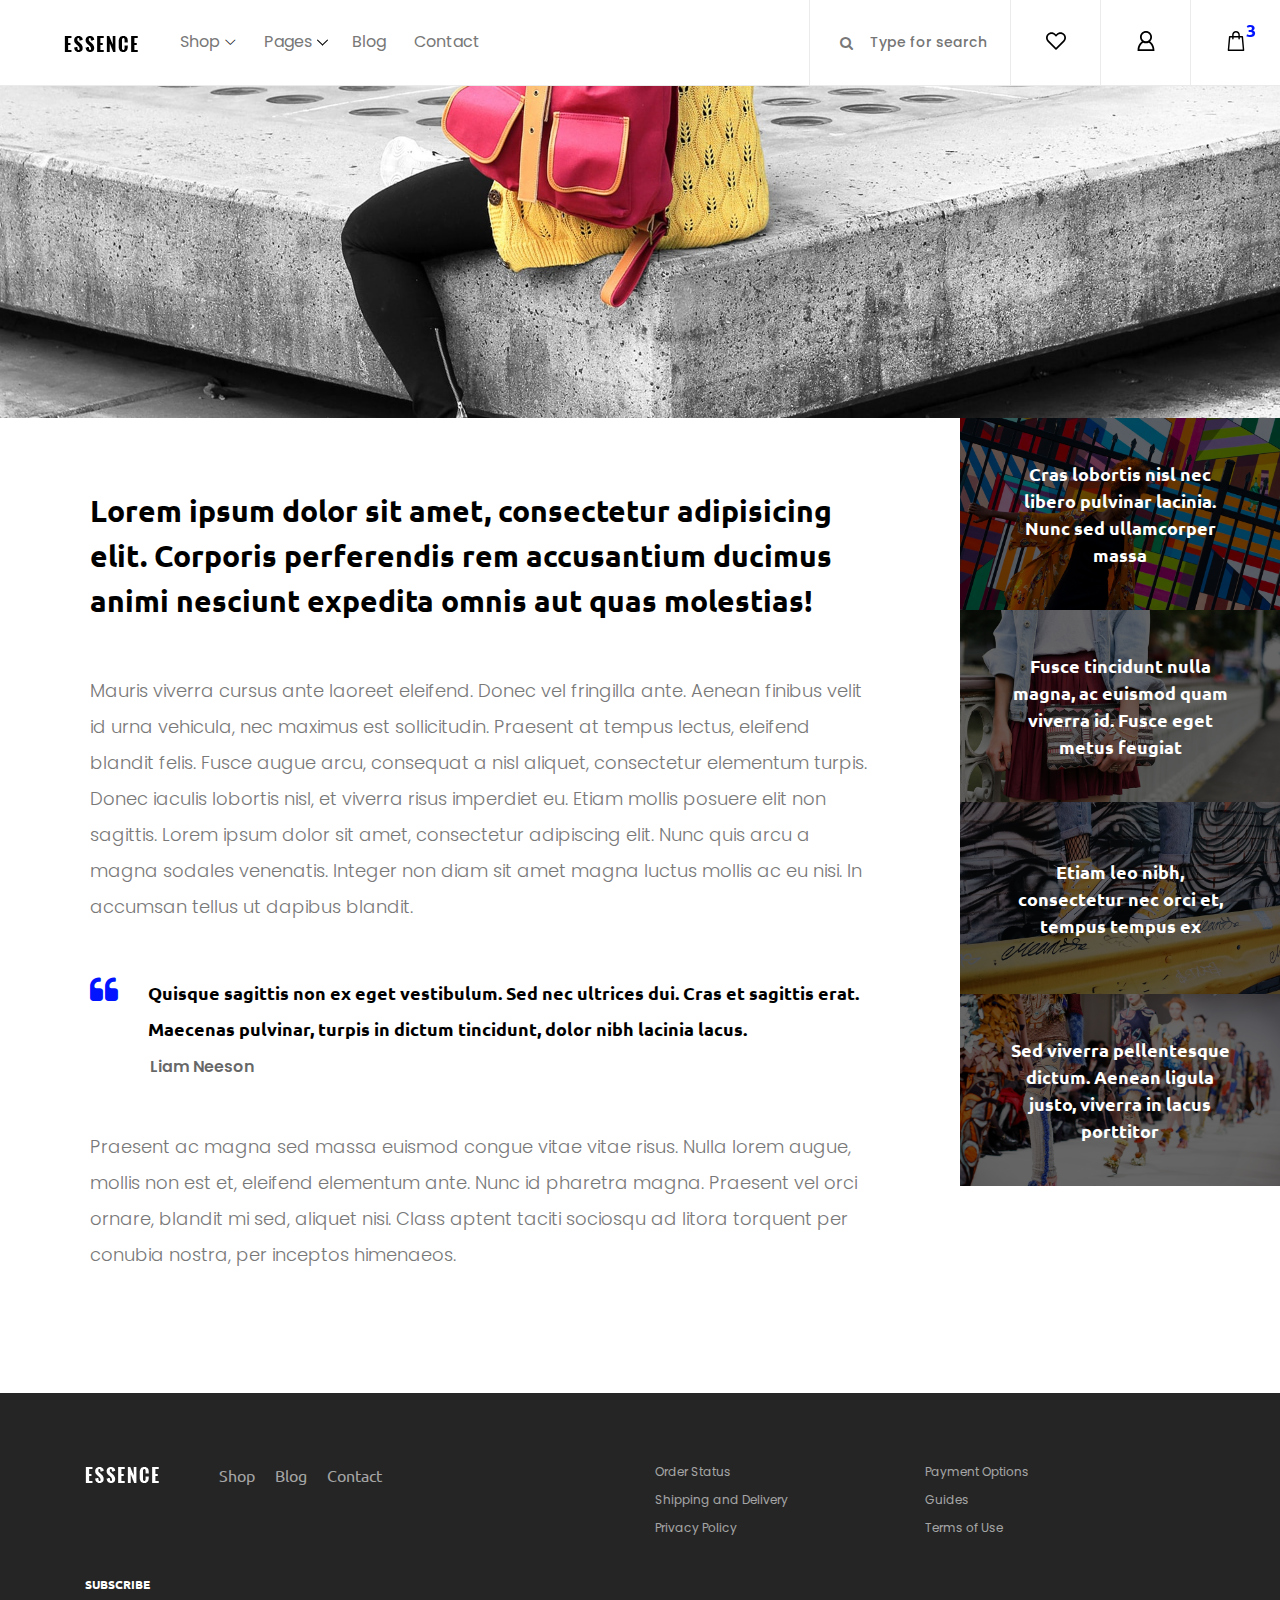
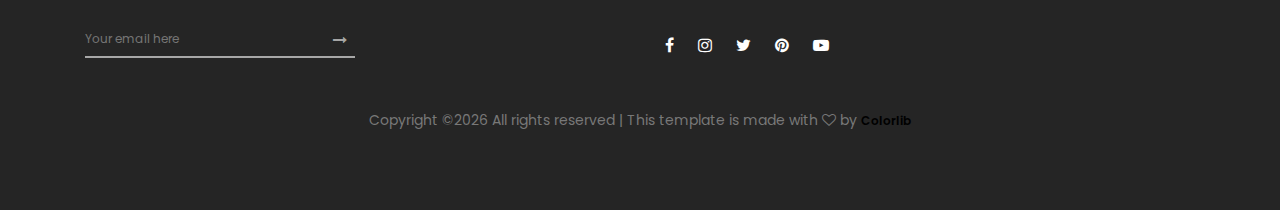
<file: ecomm-main/single-blog.html>
<!DOCTYPE html>
<html lang="en">

<head>
    <meta charset="UTF-8">
    <meta name="description" content="">
    <meta http-equiv="X-UA-Compatible" content="IE=edge">
    <meta name="viewport" content="width=device-width, initial-scale=1, shrink-to-fit=no">
    <!-- The above 4 meta tags *must* come first in the head; any other head content must come *after* these tags -->

    <!-- Title  -->
    <title>Essence - Fashion Ecommerce Template</title>

    <!-- Favicon  -->
    <link rel="icon" href="img/core-img/favicon.ico">

    <!-- Core Style CSS -->
    <link rel="stylesheet" href="css/core-style.css">
    <link rel="stylesheet" href="style.css">

</head>

<body>
    <!-- ##### Header Area Start ##### -->
    <header class="header_area">
        <div class="classy-nav-container breakpoint-off d-flex align-items-center justify-content-between">
            <!-- Classy Menu -->
            <nav class="classy-navbar" id="essenceNav">
                <!-- Logo -->
                <a class="nav-brand" href="index.html"><img src="img/core-img/logo.png" alt=""></a>
                <!-- Navbar Toggler -->
                <div class="classy-navbar-toggler">
                    <span class="navbarToggler"><span></span><span></span><span></span></span>
                </div>
                <!-- Menu -->
                <div class="classy-menu">
                    <!-- close btn -->
                    <div class="classycloseIcon">
                        <div class="cross-wrap"><span class="top"></span><span class="bottom"></span></div>
                    </div>
                    <!-- Nav Start -->
                    <div class="classynav">
                        <ul>
                            <li><a href="#">Shop</a>
                                <div class="megamenu">
                                    <ul class="single-mega cn-col-4">
                                        <li class="title">Women's Collection</li>
                                        <li><a href="shop.html">Dresses</a></li>
                                        <li><a href="shop.html">Blouses &amp; Shirts</a></li>
                                        <li><a href="shop.html">T-shirts</a></li>
                                        <li><a href="shop.html">Rompers</a></li>
                                        <li><a href="shop.html">Bras &amp; Panties</a></li>
                                    </ul>
                                    <ul class="single-mega cn-col-4">
                                        <li class="title">Men's Collection</li>
                                        <li><a href="shop.html">T-Shirts</a></li>
                                        <li><a href="shop.html">Polo</a></li>
                                        <li><a href="shop.html">Shirts</a></li>
                                        <li><a href="shop.html">Jackets</a></li>
                                        <li><a href="shop.html">Trench</a></li>
                                    </ul>
                                    <ul class="single-mega cn-col-4">
                                        <li class="title">Kid's Collection</li>
                                        <li><a href="shop.html">Dresses</a></li>
                                        <li><a href="shop.html">Shirts</a></li>
                                        <li><a href="shop.html">T-shirts</a></li>
                                        <li><a href="shop.html">Jackets</a></li>
                                        <li><a href="shop.html">Trench</a></li>
                                    </ul>
                                    <div class="single-mega cn-col-4">
                                        <img src="img/bg-img/bg-6.jpg" alt="">
                                    </div>
                                </div>
                            </li>
                            <li><a href="#">Pages</a>
                                <ul class="dropdown">
                                    <li><a href="index.html">Home</a></li>
                                    <li><a href="shop.html">Shop</a></li>
                                    <li><a href="single-product-details.html">Product Details</a></li>
                                    <li><a href="checkout.html">Checkout</a></li>
                                    <li><a href="blog.html">Blog</a></li>
                                    <li><a href="single-blog.html">Single Blog</a></li>
                                    <li><a href="regular-page.html">Regular Page</a></li>
                                    <li><a href="contact.html">Contact</a></li>
                                </ul>
                            </li>
                            <li><a href="blog.html">Blog</a></li>
                            <li><a href="contact.html">Contact</a></li>
                        </ul>
                    </div>
                    <!-- Nav End -->
                </div>
            </nav>

            <!-- Header Meta Data -->
            <div class="header-meta d-flex clearfix justify-content-end">
                <!-- Search Area -->
                <div class="search-area">
                    <form action="#" method="post">
                        <input type="search" name="search" id="headerSearch" placeholder="Type for search">
                        <button type="submit"><i class="fa fa-search" aria-hidden="true"></i></button>
                    </form>
                </div>
                <!-- Favourite Area -->
                <div class="favourite-area">
                    <a href="#"><img src="img/core-img/heart.svg" alt=""></a>
                </div>
                <!-- User Login Info -->
                <div class="user-login-info">
                    <a href="#"><img src="img/core-img/user.svg" alt=""></a>
                </div>
                <!-- Cart Area -->
                <div class="cart-area">
                    <a href="#" id="essenceCartBtn"><img src="img/core-img/bag.svg" alt=""> <span>3</span></a>
                </div>
            </div>

        </div>
    </header>
    <!-- ##### Header Area End ##### -->

    <!-- ##### Right Side Cart Area ##### -->
    <div class="cart-bg-overlay"></div>

    <div class="right-side-cart-area">

        <!-- Cart Button -->
        <div class="cart-button">
            <a href="#" id="rightSideCart"><img src="img/core-img/bag.svg" alt=""> <span>3</span></a>
        </div>

        <div class="cart-content d-flex">

            <!-- Cart List Area -->
            <div class="cart-list">
                <!-- Single Cart Item -->
                <div class="single-cart-item">
                    <a href="#" class="product-image">
                        <img src="img/product-img/product-1.jpg" class="cart-thumb" alt="">
                        <!-- Cart Item Desc -->
                        <div class="cart-item-desc">
                          <span class="product-remove"><i class="fa fa-close" aria-hidden="true"></i></span>
                            <span class="badge">Mango</span>
                            <h6>Button Through Strap Mini Dress</h6>
                            <p class="size">Size: S</p>
                            <p class="color">Color: Red</p>
                            <p class="price">$45.00</p>
                        </div>
                    </a>
                </div>

                <!-- Single Cart Item -->
                <div class="single-cart-item">
                    <a href="#" class="product-image">
                        <img src="img/product-img/product-2.jpg" class="cart-thumb" alt="">
                        <!-- Cart Item Desc -->
                        <div class="cart-item-desc">
                          <span class="product-remove"><i class="fa fa-close" aria-hidden="true"></i></span>
                            <span class="badge">Mango</span>
                            <h6>Button Through Strap Mini Dress</h6>
                            <p class="size">Size: S</p>
                            <p class="color">Color: Red</p>
                            <p class="price">$45.00</p>
                        </div>
                    </a>
                </div>

                <!-- Single Cart Item -->
                <div class="single-cart-item">
                    <a href="#" class="product-image">
                        <img src="img/product-img/product-3.jpg" class="cart-thumb" alt="">
                        <!-- Cart Item Desc -->
                        <div class="cart-item-desc">
                          <span class="product-remove"><i class="fa fa-close" aria-hidden="true"></i></span>
                            <span class="badge">Mango</span>
                            <h6>Button Through Strap Mini Dress</h6>
                            <p class="size">Size: S</p>
                            <p class="color">Color: Red</p>
                            <p class="price">$45.00</p>
                        </div>
                    </a>
                </div>
            </div>

            <!-- Cart Summary -->
            <div class="cart-amount-summary">

                <h2>Summary</h2>
                <ul class="summary-table">
                    <li><span>subtotal:</span> <span>$274.00</span></li>
                    <li><span>delivery:</span> <span>Free</span></li>
                    <li><span>discount:</span> <span>-15%</span></li>
                    <li><span>total:</span> <span>$232.00</span></li>
                </ul>
                <div class="checkout-btn mt-100">
                    <a href="checkout.html" class="btn essence-btn">check out</a>
                </div>
            </div>
        </div>
    </div>
    <!-- ##### Right Side Cart End ##### -->

    <!-- ##### Blog Wrapper Area Start ##### -->
    <div class="single-blog-wrapper">

        <!-- Single Blog Post Thumb -->
        <div class="single-blog-post-thumb">
            <img src="img/bg-img/bg-7.jpg" alt="">
        </div>

        <!-- Single Blog Content Wrap -->
        <div class="single-blog-content-wrapper d-flex">

            <!-- Blog Content -->
            <div class="single-blog--text">
                <h2>Lorem ipsum dolor sit amet, consectetur adipisicing elit. Corporis perferendis rem accusantium ducimus animi nesciunt expedita omnis aut quas molestias!</h2>
                <p>Mauris viverra cursus ante laoreet eleifend. Donec vel fringilla ante. Aenean finibus velit id urna vehicula, nec maximus est sollicitudin. Praesent at tempus lectus, eleifend blandit felis. Fusce augue arcu, consequat a nisl aliquet, consectetur elementum turpis. Donec iaculis lobortis nisl, et viverra risus imperdiet eu. Etiam mollis posuere elit non sagittis. Lorem ipsum dolor sit amet, consectetur adipiscing elit. Nunc quis arcu a magna sodales venenatis. Integer non diam sit amet magna luctus mollis ac eu nisi. In accumsan tellus ut dapibus blandit.</p>

                <blockquote>
                    <h6><i class="fa fa-quote-left" aria-hidden="true"></i> Quisque sagittis non ex eget vestibulum. Sed nec ultrices dui. Cras et sagittis erat. Maecenas pulvinar, turpis in dictum tincidunt, dolor nibh lacinia lacus.</h6>
                    <span>Liam Neeson</span>
                </blockquote>

                <p>Praesent ac magna sed massa euismod congue vitae vitae risus. Nulla lorem augue, mollis non est et, eleifend elementum ante. Nunc id pharetra magna. Praesent vel orci ornare, blandit mi sed, aliquet nisi. Class aptent taciti sociosqu ad litora torquent per conubia nostra, per inceptos himenaeos.</p>
            </div>

            <!-- Related Blog Post -->
            <div class="related-blog-post">
                <!-- Single Related Blog Post -->
                <div class="single-related-blog-post">
                    <img src="img/bg-img/rp1.jpg" alt="">
                    <a href="#">
                        <h5>Cras lobortis nisl nec libero pulvinar lacinia. Nunc sed ullamcorper massa</h5>
                    </a>
                </div>
                <!-- Single Related Blog Post -->
                <div class="single-related-blog-post">
                    <img src="img/bg-img/rp2.jpg" alt="">
                    <a href="#">
                        <h5>Fusce tincidunt nulla magna, ac euismod quam viverra id. Fusce eget metus feugiat</h5>
                    </a>
                </div>
                <!-- Single Related Blog Post -->
                <div class="single-related-blog-post">
                    <img src="img/bg-img/rp3.jpg" alt="">
                    <a href="#">
                        <h5>Etiam leo nibh, consectetur nec orci et, tempus tempus ex</h5>
                    </a>
                </div>
                <!-- Single Related Blog Post -->
                <div class="single-related-blog-post">
                    <img src="img/bg-img/rp4.jpg" alt="">
                    <a href="#">
                        <h5>Sed viverra pellentesque dictum. Aenean ligula justo, viverra in lacus porttitor</h5>
                    </a>
                </div>
            </div>

        </div>
    </div>
    <!-- ##### Blog Wrapper Area End ##### -->

    <!-- ##### Footer Area Start ##### -->
    <footer class="footer_area clearfix">
        <div class="container">
            <div class="row">
                <!-- Single Widget Area -->
                <div class="col-12 col-md-6">
                    <div class="single_widget_area d-flex mb-30">
                        <!-- Logo -->
                        <div class="footer-logo mr-50">
                            <a href="#"><img src="img/core-img/logo2.png" alt=""></a>
                        </div>
                        <!-- Footer Menu -->
                        <div class="footer_menu">
                            <ul>
                                <li><a href="shop.html">Shop</a></li>
                                <li><a href="blog.html">Blog</a></li>
                                <li><a href="contact.html">Contact</a></li>
                            </ul>
                        </div>
                    </div>
                </div>
                <!-- Single Widget Area -->
                <div class="col-12 col-md-6">
                    <div class="single_widget_area mb-30">
                        <ul class="footer_widget_menu">
                            <li><a href="#">Order Status</a></li>
                            <li><a href="#">Payment Options</a></li>
                            <li><a href="#">Shipping and Delivery</a></li>
                            <li><a href="#">Guides</a></li>
                            <li><a href="#">Privacy Policy</a></li>
                            <li><a href="#">Terms of Use</a></li>
                        </ul>
                    </div>
                </div>
            </div>

            <div class="row align-items-end">
                <!-- Single Widget Area -->
                <div class="col-12 col-md-6">
                    <div class="single_widget_area">
                        <div class="footer_heading mb-30">
                            <h6>Subscribe</h6>
                        </div>
                        <div class="subscribtion_form">
                            <form action="#" method="post">
                                <input type="email" name="mail" class="mail" placeholder="Your email here">
                                <button type="submit" class="submit"><i class="fa fa-long-arrow-right" aria-hidden="true"></i></button>
                            </form>
                        </div>
                    </div>
                </div>
                <!-- Single Widget Area -->
                <div class="col-12 col-md-6">
                    <div class="single_widget_area">
                        <div class="footer_social_area">
                            <a href="#" data-toggle="tooltip" data-placement="top" title="Facebook"><i class="fa fa-facebook" aria-hidden="true"></i></a>
                            <a href="#" data-toggle="tooltip" data-placement="top" title="Instagram"><i class="fa fa-instagram" aria-hidden="true"></i></a>
                            <a href="#" data-toggle="tooltip" data-placement="top" title="Twitter"><i class="fa fa-twitter" aria-hidden="true"></i></a>
                            <a href="#" data-toggle="tooltip" data-placement="top" title="Pinterest"><i class="fa fa-pinterest" aria-hidden="true"></i></a>
                            <a href="#" data-toggle="tooltip" data-placement="top" title="Youtube"><i class="fa fa-youtube-play" aria-hidden="true"></i></a>
                        </div>
                    </div>
                </div>
            </div>

<div class="row mt-5">
                <div class="col-md-12 text-center">
                    <p>
                        <!-- Link back to Colorlib can't be removed. Template is licensed under CC BY 3.0. -->
    Copyright &copy;<script>document.write(new Date().getFullYear());</script> All rights reserved | This template is made with <i class="fa fa-heart-o" aria-hidden="true"></i> by <a href="https://colorlib.com" target="_blank">Colorlib</a>
    <!-- Link back to Colorlib can't be removed. Template is licensed under CC BY 3.0. -->
                    </p>
                </div>
            </div>

        </div>
    </footer>
    <!-- ##### Footer Area End ##### -->

    <!-- jQuery (Necessary for All JavaScript Plugins) -->
    <script src="js/jquery/jquery-2.2.4.min.js"></script>
    <!-- Popper js -->
    <script src="js/popper.min.js"></script>
    <!-- Bootstrap js -->
    <script src="js/bootstrap.min.js"></script>
    <!-- Plugins js -->
    <script src="js/plugins.js"></script>
    <!-- Classy Nav js -->
    <script src="js/classy-nav.min.js"></script>
    <!-- Active js -->
    <script src="js/active.js"></script>

</body>

</html>
</file>
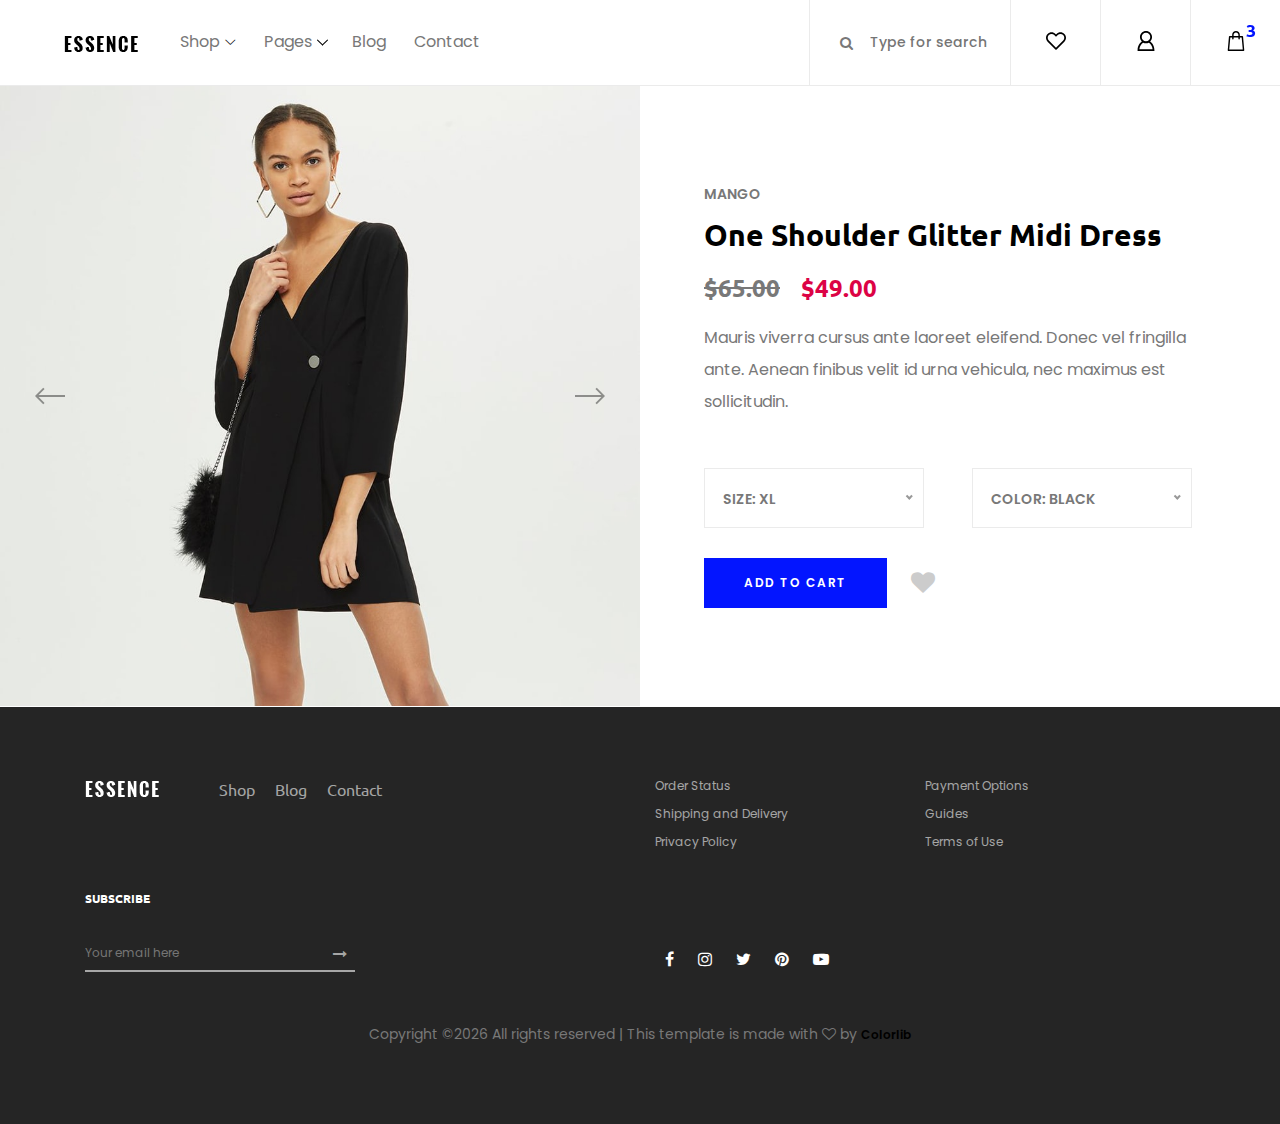
<file: ecomm-main/single-product-details.html>
<!DOCTYPE html>
<html lang="en">

<head>
    <meta charset="UTF-8">
    <meta name="description" content="">
    <meta http-equiv="X-UA-Compatible" content="IE=edge">
    <meta name="viewport" content="width=device-width, initial-scale=1, shrink-to-fit=no">
    <!-- The above 4 meta tags *must* come first in the head; any other head content must come *after* these tags -->

    <!-- Title  -->
    <title>Essence - Fashion Ecommerce Template</title>

    <!-- Favicon  -->
    <link rel="icon" href="img/core-img/favicon.ico">

    <!-- Core Style CSS -->
    <link rel="stylesheet" href="css/core-style.css">
    <link rel="stylesheet" href="style.css">

</head>

<body>
    <!-- ##### Header Area Start ##### -->
    <header class="header_area">
        <div class="classy-nav-container breakpoint-off d-flex align-items-center justify-content-between">
            <!-- Classy Menu -->
            <nav class="classy-navbar" id="essenceNav">
                <!-- Logo -->
                <a class="nav-brand" href="index.html"><img src="img/core-img/logo.png" alt=""></a>
                <!-- Navbar Toggler -->
                <div class="classy-navbar-toggler">
                    <span class="navbarToggler"><span></span><span></span><span></span></span>
                </div>
                <!-- Menu -->
                <div class="classy-menu">
                    <!-- close btn -->
                    <div class="classycloseIcon">
                        <div class="cross-wrap"><span class="top"></span><span class="bottom"></span></div>
                    </div>
                    <!-- Nav Start -->
                    <div class="classynav">
                        <ul>
                            <li><a href="#">Shop</a>
                                <div class="megamenu">
                                    <ul class="single-mega cn-col-4">
                                        <li class="title">Women's Collection</li>
                                        <li><a href="shop.html">Dresses</a></li>
                                        <li><a href="shop.html">Blouses &amp; Shirts</a></li>
                                        <li><a href="shop.html">T-shirts</a></li>
                                        <li><a href="shop.html">Rompers</a></li>
                                        <li><a href="shop.html">Bras &amp; Panties</a></li>
                                    </ul>
                                    <ul class="single-mega cn-col-4">
                                        <li class="title">Men's Collection</li>
                                        <li><a href="shop.html">T-Shirts</a></li>
                                        <li><a href="shop.html">Polo</a></li>
                                        <li><a href="shop.html">Shirts</a></li>
                                        <li><a href="shop.html">Jackets</a></li>
                                        <li><a href="shop.html">Trench</a></li>
                                    </ul>
                                    <ul class="single-mega cn-col-4">
                                        <li class="title">Kid's Collection</li>
                                        <li><a href="shop.html">Dresses</a></li>
                                        <li><a href="shop.html">Shirts</a></li>
                                        <li><a href="shop.html">T-shirts</a></li>
                                        <li><a href="shop.html">Jackets</a></li>
                                        <li><a href="shop.html">Trench</a></li>
                                    </ul>
                                    <div class="single-mega cn-col-4">
                                        <img src="img/bg-img/bg-6.jpg" alt="">
                                    </div>
                                </div>
                            </li>
                            <li><a href="#">Pages</a>
                                <ul class="dropdown">
                                    <li><a href="index.html">Home</a></li>
                                    <li><a href="shop.html">Shop</a></li>
                                    <li><a href="single-product-details.html">Product Details</a></li>
                                    <li><a href="checkout.html">Checkout</a></li>
                                    <li><a href="blog.html">Blog</a></li>
                                    <li><a href="single-blog.html">Single Blog</a></li>
                                    <li><a href="regular-page.html">Regular Page</a></li>
                                    <li><a href="contact.html">Contact</a></li>
                                </ul>
                            </li>
                            <li><a href="blog.html">Blog</a></li>
                            <li><a href="contact.html">Contact</a></li>
                        </ul>
                    </div>
                    <!-- Nav End -->
                </div>
            </nav>

            <!-- Header Meta Data -->
            <div class="header-meta d-flex clearfix justify-content-end">
                <!-- Search Area -->
                <div class="search-area">
                    <form action="#" method="post">
                        <input type="search" name="search" id="headerSearch" placeholder="Type for search">
                        <button type="submit"><i class="fa fa-search" aria-hidden="true"></i></button>
                    </form>
                </div>
                <!-- Favourite Area -->
                <div class="favourite-area">
                    <a href="#"><img src="img/core-img/heart.svg" alt=""></a>
                </div>
                <!-- User Login Info -->
                <div class="user-login-info">
                    <a href="#"><img src="img/core-img/user.svg" alt=""></a>
                </div>
                <!-- Cart Area -->
                <div class="cart-area">
                    <a href="#" id="essenceCartBtn"><img src="img/core-img/bag.svg" alt=""> <span>3</span></a>
                </div>
            </div>

        </div>
    </header>
    <!-- ##### Header Area End ##### -->

    <!-- ##### Right Side Cart Area ##### -->
    <div class="cart-bg-overlay"></div>

    <div class="right-side-cart-area">

        <!-- Cart Button -->
        <div class="cart-button">
            <a href="#" id="rightSideCart"><img src="img/core-img/bag.svg" alt=""> <span>3</span></a>
        </div>

        <div class="cart-content d-flex">

            <!-- Cart List Area -->
            <div class="cart-list">
                <!-- Single Cart Item -->
                <div class="single-cart-item">
                    <a href="#" class="product-image">
                        <img src="img/product-img/product-1.jpg" class="cart-thumb" alt="">
                        <!-- Cart Item Desc -->
                        <div class="cart-item-desc">
                          <span class="product-remove"><i class="fa fa-close" aria-hidden="true"></i></span>
                            <span class="badge">Mango</span>
                            <h6>Button Through Strap Mini Dress</h6>
                            <p class="size">Size: S</p>
                            <p class="color">Color: Red</p>
                            <p class="price">$45.00</p>
                        </div>
                    </a>
                </div>

                <!-- Single Cart Item -->
                <div class="single-cart-item">
                    <a href="#" class="product-image">
                        <img src="img/product-img/product-2.jpg" class="cart-thumb" alt="">
                        <!-- Cart Item Desc -->
                        <div class="cart-item-desc">
                          <span class="product-remove"><i class="fa fa-close" aria-hidden="true"></i></span>
                            <span class="badge">Mango</span>
                            <h6>Button Through Strap Mini Dress</h6>
                            <p class="size">Size: S</p>
                            <p class="color">Color: Red</p>
                            <p class="price">$45.00</p>
                        </div>
                    </a>
                </div>

                <!-- Single Cart Item -->
                <div class="single-cart-item">
                    <a href="#" class="product-image">
                        <img src="img/product-img/product-3.jpg" class="cart-thumb" alt="">
                        <!-- Cart Item Desc -->
                        <div class="cart-item-desc">
                          <span class="product-remove"><i class="fa fa-close" aria-hidden="true"></i></span>
                            <span class="badge">Mango</span>
                            <h6>Button Through Strap Mini Dress</h6>
                            <p class="size">Size: S</p>
                            <p class="color">Color: Red</p>
                            <p class="price">$45.00</p>
                        </div>
                    </a>
                </div>
            </div>

            <!-- Cart Summary -->
            <div class="cart-amount-summary">

                <h2>Summary</h2>
                <ul class="summary-table">
                    <li><span>subtotal:</span> <span>$274.00</span></li>
                    <li><span>delivery:</span> <span>Free</span></li>
                    <li><span>discount:</span> <span>-15%</span></li>
                    <li><span>total:</span> <span>$232.00</span></li>
                </ul>
                <div class="checkout-btn mt-100">
                    <a href="checkout.html" class="btn essence-btn">check out</a>
                </div>
            </div>
        </div>
    </div>
    <!-- ##### Right Side Cart End ##### -->

    <!-- ##### Single Product Details Area Start ##### -->
    <section class="single_product_details_area d-flex align-items-center">

        <!-- Single Product Thumb -->
        <div class="single_product_thumb clearfix">
            <div class="product_thumbnail_slides owl-carousel">
                <img src="img/product-img/product-big-1.jpg" alt="">
                <img src="img/product-img/product-big-2.jpg" alt="">
                <img src="img/product-img/product-big-3.jpg" alt="">
            </div>
        </div>

        <!-- Single Product Description -->
        <div class="single_product_desc clearfix">
            <span>mango</span>
            <a href="cart.html">
                <h2>One Shoulder Glitter Midi Dress</h2>
            </a>
            <p class="product-price"><span class="old-price">$65.00</span> $49.00</p>
            <p class="product-desc">Mauris viverra cursus ante laoreet eleifend. Donec vel fringilla ante. Aenean finibus velit id urna vehicula, nec maximus est sollicitudin.</p>

            <!-- Form -->
            <form class="cart-form clearfix" method="post">
                <!-- Select Box -->
                <div class="select-box d-flex mt-50 mb-30">
                    <select name="select" id="productSize" class="mr-5">
                        <option value="value">Size: XL</option>
                        <option value="value">Size: X</option>
                        <option value="value">Size: M</option>
                        <option value="value">Size: S</option>
                    </select>
                    <select name="select" id="productColor">
                        <option value="value">Color: Black</option>
                        <option value="value">Color: White</option>
                        <option value="value">Color: Red</option>
                        <option value="value">Color: Purple</option>
                    </select>
                </div>
                <!-- Cart & Favourite Box -->
                <div class="cart-fav-box d-flex align-items-center">
                    <!-- Cart -->
                    <button type="submit" name="addtocart" value="5" class="btn essence-btn">Add to cart</button>
                    <!-- Favourite -->
                    <div class="product-favourite ml-4">
                        <a href="#" class="favme fa fa-heart"></a>
                    </div>
                </div>
            </form>
        </div>
    </section>
    <!-- ##### Single Product Details Area End ##### -->

    <!-- ##### Footer Area Start ##### -->
    <footer class="footer_area clearfix">
        <div class="container">
            <div class="row">
                <!-- Single Widget Area -->
                <div class="col-12 col-md-6">
                    <div class="single_widget_area d-flex mb-30">
                        <!-- Logo -->
                        <div class="footer-logo mr-50">
                            <a href="#"><img src="img/core-img/logo2.png" alt=""></a>
                        </div>
                        <!-- Footer Menu -->
                        <div class="footer_menu">
                            <ul>
                                <li><a href="shop.html">Shop</a></li>
                                <li><a href="blog.html">Blog</a></li>
                                <li><a href="contact.html">Contact</a></li>
                            </ul>
                        </div>
                    </div>
                </div>
                <!-- Single Widget Area -->
                <div class="col-12 col-md-6">
                    <div class="single_widget_area mb-30">
                        <ul class="footer_widget_menu">
                            <li><a href="#">Order Status</a></li>
                            <li><a href="#">Payment Options</a></li>
                            <li><a href="#">Shipping and Delivery</a></li>
                            <li><a href="#">Guides</a></li>
                            <li><a href="#">Privacy Policy</a></li>
                            <li><a href="#">Terms of Use</a></li>
                        </ul>
                    </div>
                </div>
            </div>

            <div class="row align-items-end">
                <!-- Single Widget Area -->
                <div class="col-12 col-md-6">
                    <div class="single_widget_area">
                        <div class="footer_heading mb-30">
                            <h6>Subscribe</h6>
                        </div>
                        <div class="subscribtion_form">
                            <form action="#" method="post">
                                <input type="email" name="mail" class="mail" placeholder="Your email here">
                                <button type="submit" class="submit"><i class="fa fa-long-arrow-right" aria-hidden="true"></i></button>
                            </form>
                        </div>
                    </div>
                </div>
                <!-- Single Widget Area -->
                <div class="col-12 col-md-6">
                    <div class="single_widget_area">
                        <div class="footer_social_area">
                            <a href="#" data-toggle="tooltip" data-placement="top" title="Facebook"><i class="fa fa-facebook" aria-hidden="true"></i></a>
                            <a href="#" data-toggle="tooltip" data-placement="top" title="Instagram"><i class="fa fa-instagram" aria-hidden="true"></i></a>
                            <a href="#" data-toggle="tooltip" data-placement="top" title="Twitter"><i class="fa fa-twitter" aria-hidden="true"></i></a>
                            <a href="#" data-toggle="tooltip" data-placement="top" title="Pinterest"><i class="fa fa-pinterest" aria-hidden="true"></i></a>
                            <a href="#" data-toggle="tooltip" data-placement="top" title="Youtube"><i class="fa fa-youtube-play" aria-hidden="true"></i></a>
                        </div>
                    </div>
                </div>
            </div>

<div class="row mt-5">
                <div class="col-md-12 text-center">
                    <p>
                        <!-- Link back to Colorlib can't be removed. Template is licensed under CC BY 3.0. -->
    Copyright &copy;<script>document.write(new Date().getFullYear());</script> All rights reserved | This template is made with <i class="fa fa-heart-o" aria-hidden="true"></i> by <a href="https://colorlib.com" target="_blank">Colorlib</a>
    <!-- Link back to Colorlib can't be removed. Template is licensed under CC BY 3.0. -->
                    </p>
                </div>
            </div>

        </div>
    </footer>
    <!-- ##### Footer Area End ##### -->

    <!-- jQuery (Necessary for All JavaScript Plugins) -->
    <script src="js/jquery/jquery-2.2.4.min.js"></script>
    <!-- Popper js -->
    <script src="js/popper.min.js"></script>
    <!-- Bootstrap js -->
    <script src="js/bootstrap.min.js"></script>
    <!-- Plugins js -->
    <script src="js/plugins.js"></script>
    <!-- Classy Nav js -->
    <script src="js/classy-nav.min.js"></script>
    <!-- Active js -->
    <script src="js/active.js"></script>

</body>

</html>
</file>
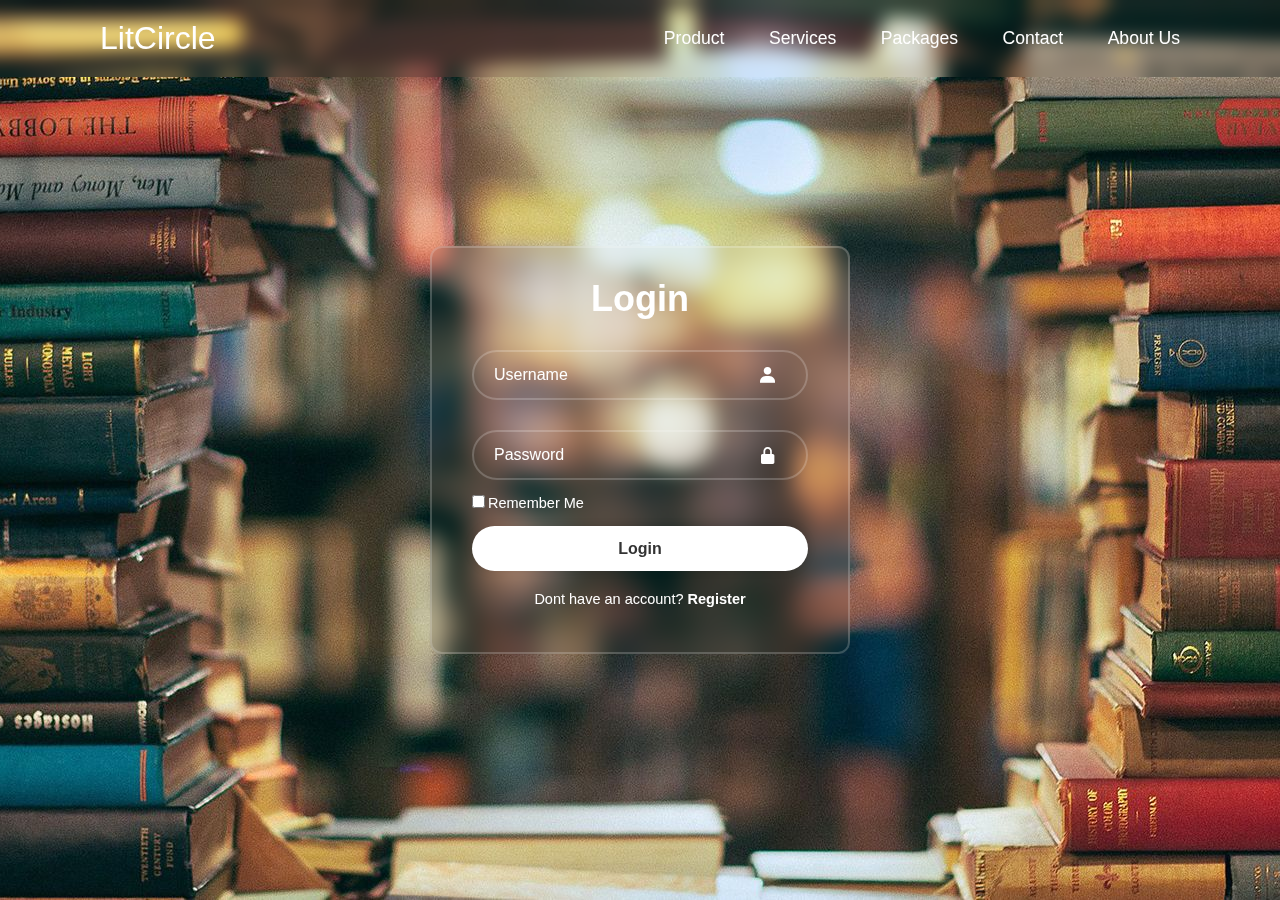
<file: Read-IT/login.html>
<!DOCTYPE html>
<html lang="en">

<head>
  <meta charset="UTF-8">
  <meta name="viewport" content="width=device-width, initial-scale=1.0">
  <title>Login Form | </title>
  <link rel="stylesheet" href="login.css">
  <link href='https://unpkg.com/boxicons@2.1.4/css/boxicons.min.css' rel='stylesheet'>
</head>

<body>

  <header>
    <div class="logo">LitCircle</div>
    <div class="menu-icon" id="menu-icon">☰</div>
    <nav class="nav" id="nav">
        <a href="Product.html">Product</a>
        <a href="Services.html">Services</a>
        <a href="packages.html">Packages</a>
        <a href="contact.html">Contact</a>
        <a href="about.html">About Us</a>
    </nav>
</header>


  </header>

  <div class="wrapper">
    <form action="">
      <h1>Login</h1>
      <div class="input-box">
        <input type="text" placeholder="Username" required>
        <i class='bx bxs-user'></i>
      </div>
      <div class="input-box">
        <input type="password" placeholder="Password" required>
        <i class='bx bxs-lock-alt'></i>
      </div>
      <div class="remember-forgot">
        <label><input type="checkbox">Remember Me</label>
      </div>
      <button type="submit" class="btn">Login</button>
      <div class="register-link">
        <p>Dont have an account? <a href="register.html">Register</a></p>
      </div>
    </form>
  </div>


  <script>
    const menuIcon = document.getElementById('menu-icon');
    const nav = document.getElementById('nav');

    menuIcon.addEventListener('click', () => {
      nav.classList.toggle('active');
    });
  </script>
</body>
</file>
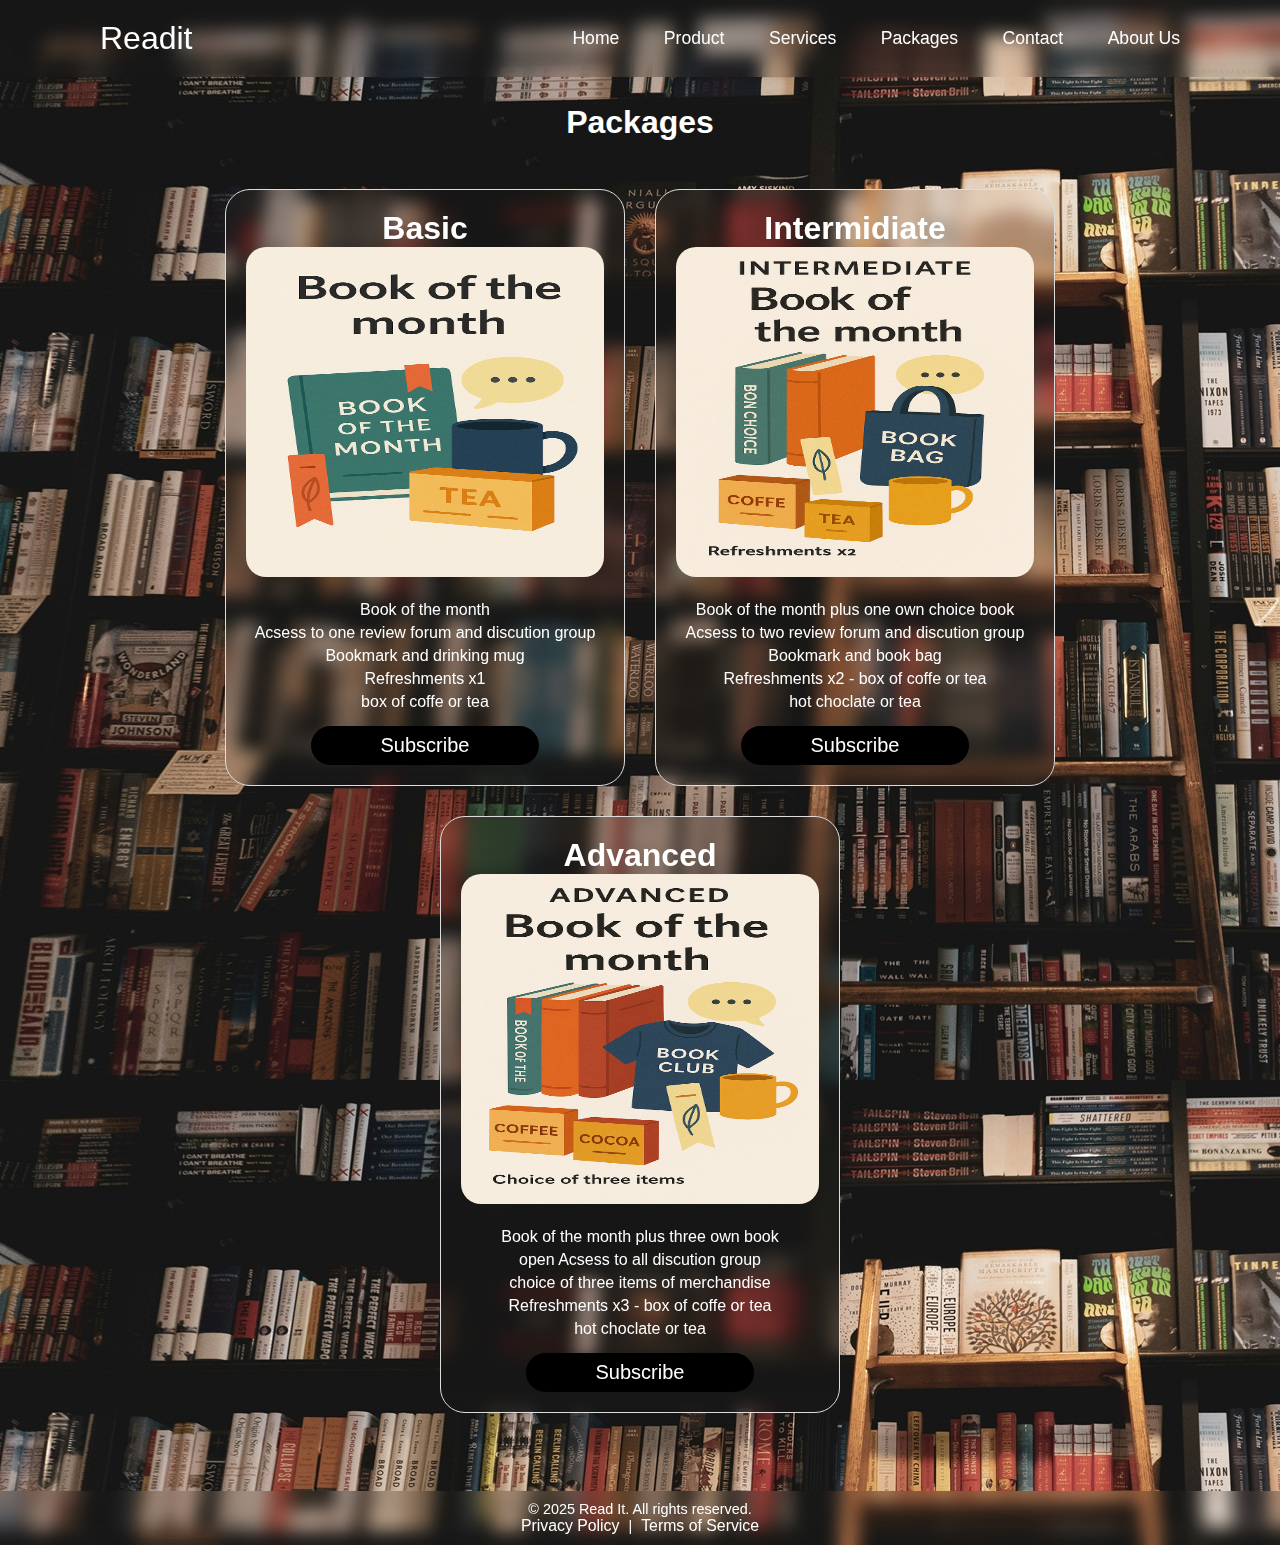
<file: Read-IT/packages.html>
<!DOCTYPE html>
<html lang="en">

<head>
    <meta charset="UTF-8">
    <meta name="viewport" content="width=device-width, initial-scale=1">
    <title>Packages</title>
    <link rel="preconnect" href="https://fonts.gstatic.com">
    <link rel="preload" as="style" href="https://cdnjs.cloudflare.com/ajax/libs/font-awesome/5.15.2/css/all.min.css">
    <link rel="stylesheet" href="packages.css">
</head>

<body>
    <header>
        <div class="logo">Readit</div>
        <div class="menu-icon" id="menu-icon">☰</div>
        <nav class="nav" id="nav">
            <a href="index.html">Home</a>
            <a href="Product.html">Product</a>
            <a href="Services.html">Services</a>
            <a href="packages.html">Packages</a>
            <a href="contact.html">Contact</a>
            <a href="about.html">About Us</a>
        </nav>
    </header>


    <!-- Book List Section -->
    <section class="book-section">

        <h1>Packages</h1>
        <!-- Book Cards -->
        <div class="card-container">

            <div class="book-card">
                <h1>Basic</h1>
                <img src="photo\Basic.png" alt="Book A" loading="lazy">
                <p>Book of the month</p>
                <p>Acsess to one review forum and discution group</p>
                <p>Bookmark and drinking mug</p>
                <p>Refreshments x1</p>
                <p>box of coffe or tea</p>
                <button>Subscribe</button>
            </div>

            <div class="book-card">
                <h1>Intermidiate</h1>
                <img src="photo\Intermidiate.png" alt="Book A" loading="lazy">
                <P>Book of the month plus one own choice book</P>
                <P>Acsess to two review forum and discution group</P>
                <P>Bookmark and book bag</P>
                <P>Refreshments x2 - box of coffe or tea</P>
                <P> hot choclate or tea</P>
                <button>Subscribe</button>
            </div>

            <div class="book-card">
                <h1>Advanced</h1>
                <img src="photo\Advanced.png" alt="Book A" loading="lazy">
                <P>Book of the month plus three own book</P>
                <P>open Acsess to all discution group</P>
                <P>choice of three items of merchandise</P>
                <P>Refreshments x3 - box of coffe or tea </P>
                <P>hot choclate or tea</P>
                <button>Subscribe</button>
            </div>

        </div>

    </section>

    <!-- Footer -->
    <footer>

        <p>&copy; 2025 Read It. All rights reserved.</p>
        <div class="footer-links">
            <a href="#">Privacy Policy</a> |
            <a href="#">Terms of Service</a>
        </div>

    </footer>



    <script>

        const menuIcon = document.getElementById('menu-icon');
        const nav = document.getElementById('nav');
    
        menuIcon.addEventListener('click', () => {
          nav.classList.toggle('active');
        });

      </script>
      
    <script async src="https://www.googletagmanager.com/gtag/js?id=G-XXXXX"></script>
    <script>
      window.dataLayer = window.dataLayer || [];
      function gtag(){dataLayer.push(arguments);}
      gtag('js', new Date());
      gtag('config', 'G-XXXXX');
    </script>

</body>
</file>
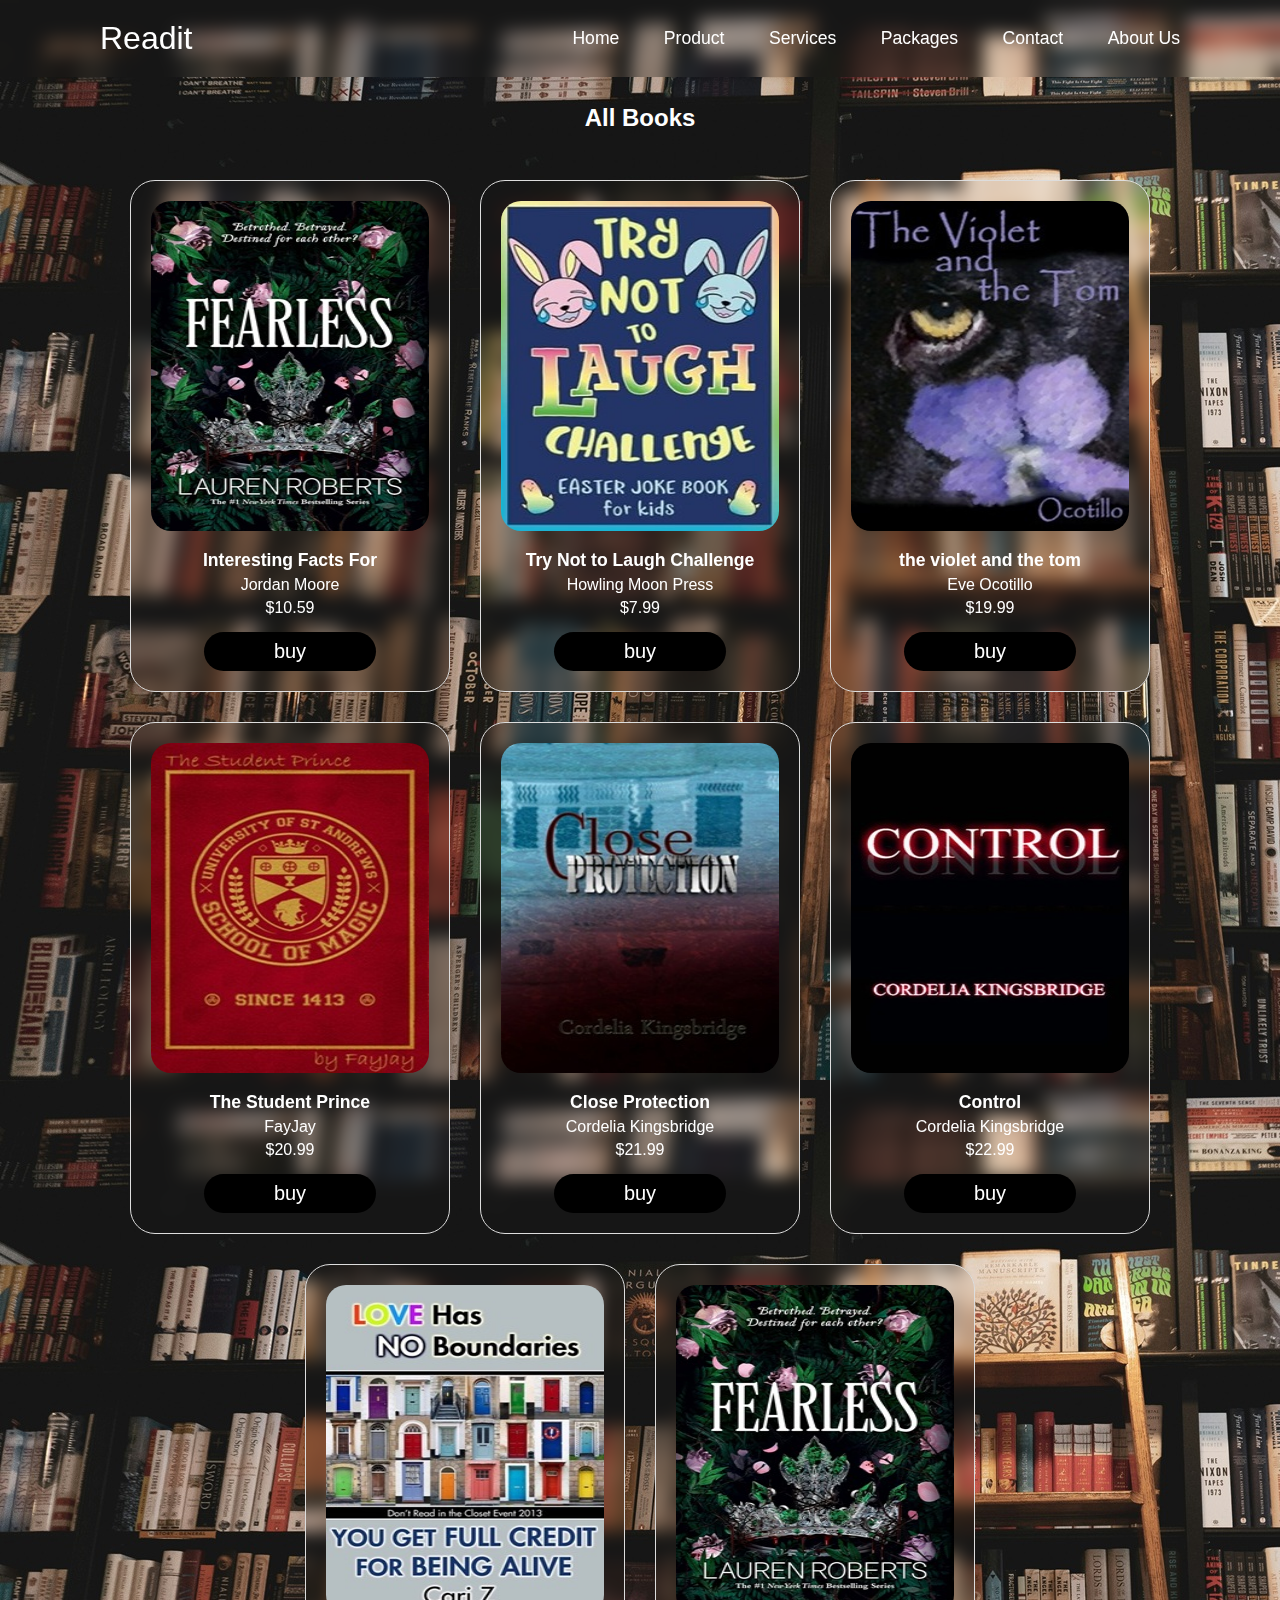
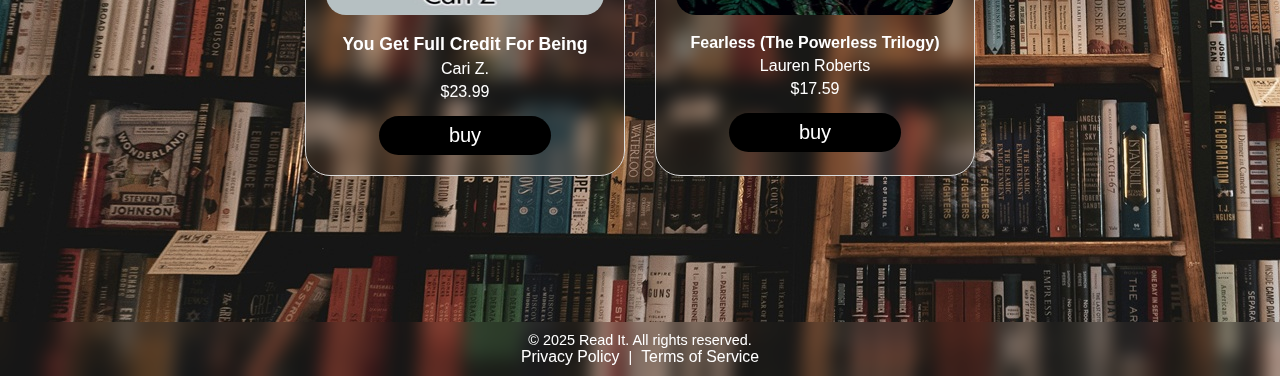
<file: Read-IT/Product.html>
<!DOCTYPE html>
<html lang="en">

<head>
    <meta charset="UTF-8">
    <meta name="viewport" content="width=device-width, initial-scale=1">
    <title>Product</title>
    <link rel="stylesheet" href="Product.css">
    <link rel="preconnect" href="https://fonts.gstatic.com">
    <link rel="preload" as="style" href="https://cdnjs.cloudflare.com/ajax/libs/font-awesome/5.15.2/css/all.min.css">
</head>

<body>
    <header>
        <div class="logo">Readit</div>
        <div class="menu-icon" id="menu-icon">☰</div>
        <nav class="nav" id="nav">
            <a href="index.html">Home</a>
            <a href="Product.html">Product</a>
            <a href="Services.html">Services</a>
            <a href="packages.html">Packages</a>
            <a href="contact.html">Contact</a>
            <a href="about.html">About Us</a>
        </nav>
    </header>

    <!-- Book List Section -->
    <section class="book-section">
        
        <h2>All Books</h2>

        <!-- Book Cards -->
        <div class="card-container">

            <div class="book-card">
                <img src="photo\Fearless.jpg" alt="Book A" loading = lazy>
                <h3>Interesting Facts For</h3>
                <p> Jordan Moore</p>
                <p>$10.59</p>
                <button>buy</button>
            </div>

            <div class="book-card">
                <img src="photo\try not to laugh.jpg" alt="Book B" loading = lazy>
                <h3>Try Not to Laugh Challenge</h3>
                <p>Howling Moon Press</p>
                <p>$7.99</p>
                <button>buy</button>
            </div>

            <div class="book-card">
                <img src="photo\the violet and the tom.jpg" alt="Book 1" loading = lazy>
                <h3>the violet and the tom</h3>
                <p>Eve Ocotillo</p>
                <p>$19.99</p>
                <button>buy</button>
            </div>

            <div class="book-card">
                <img src="photo\The Student Prince.jpg" alt="Book 2" loading = lazy >
                <h3>The Student Prince</h3>
                <p>FayJay</p>
                <p>$20.99</p>
                <button>buy</button>
            </div>

            <div class="book-card">
                <img src="photo\Close Protection.jpg" alt="Book 3" loading = lazy>
                <h3>Close Protection</h3>
                <p>Cordelia Kingsbridge</p>
                <p>$21.99</p>
                <button>buy</button>
            </div>

            <div class="book-card">
                <img src="photo\Control.jpg" alt="Book 3" loading = lazy>
                <h3>Control</h3>
                <p>Cordelia Kingsbridge</p>
                <p>$22.99</p>
                <button>buy</button>
            </div>

            <div class="book-card">
                <img src="photo\You Get Full Credit For Being Alive.jpg" alt="Book 3" loading = lazy>
                <h3>You Get Full Credit For Being</h3>
                <p>Cari Z.</p>
                <p>$23.99</p>
                <button>buy</button>
            </div>

            <div class="book-card">
                <img src="photo\Fearless.jpg" alt="Book 3" loading = lazy>
                <h4>Fearless (The Powerless Trilogy)</h4>
                <p>Lauren Roberts</p>
                <p>$17.59</p>
                <button>buy</button>
            </div>

        </div>

    </section>

    <!-- Footer -->
    <footer>
        <p>&copy; 2025 Read It. All rights reserved.</p>
        <div class="footer-links">
            <a href="#">Privacy Policy</a> |
            <a href="#">Terms of Service</a>
        </div>
    </footer>

    <script>
        const menuIcon = document.getElementById('menu-icon');
        const nav = document.getElementById('nav');

        menuIcon.addEventListener('click', () => {
            nav.classList.toggle('active');
        });
    </script>
    
    <script async src="https://www.googletagmanager.com/gtag/js?id=G-XXXXX"></script>
    <script>
      window.dataLayer = window.dataLayer || [];
      function gtag(){dataLayer.push(arguments);}
      gtag('js', new Date());
      gtag('config', 'G-XXXXX');
    </script>

</body>
</file>
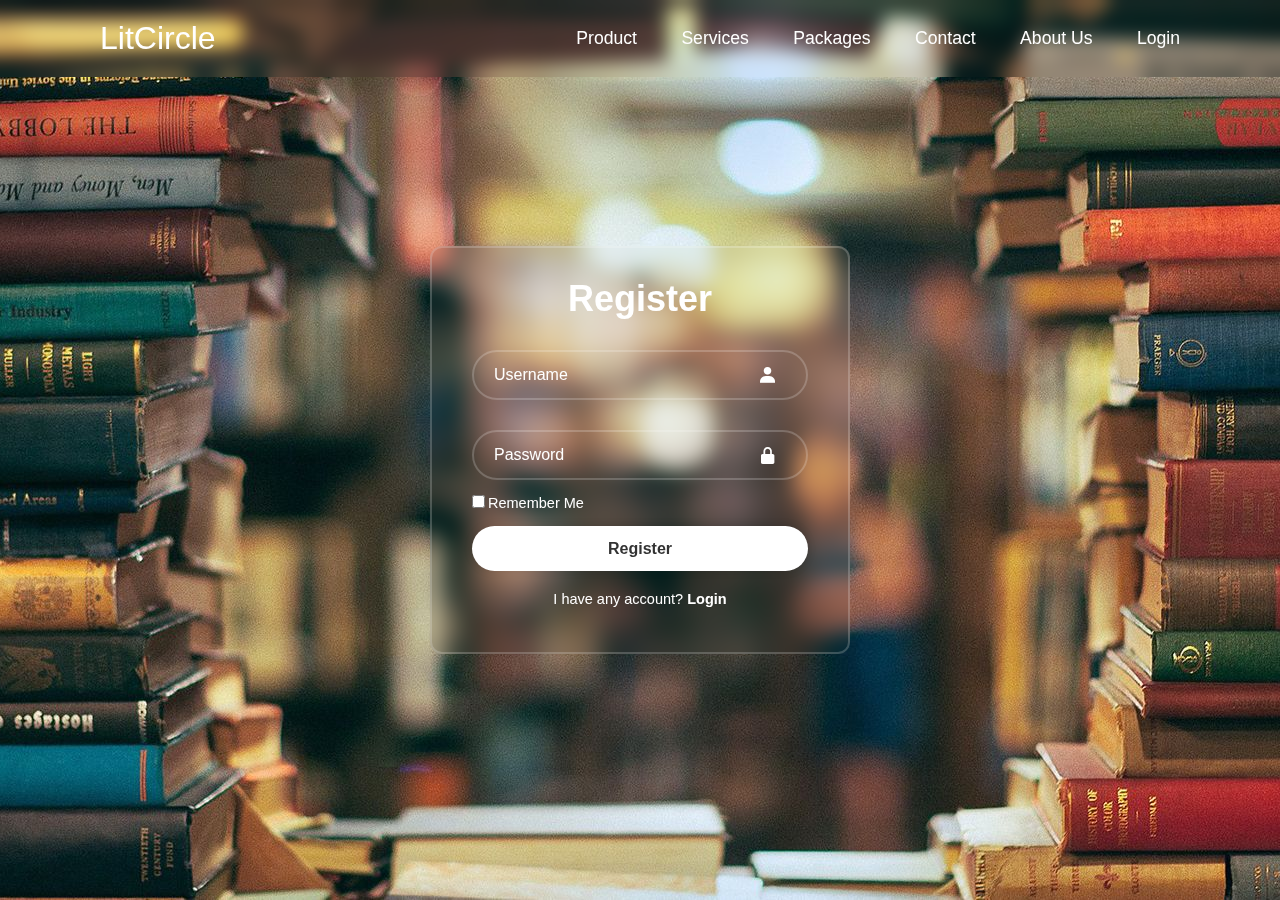
<file: Read-IT/register.html>
<!DOCTYPE html>
<html lang="en">

<head>
  <meta charset="UTF-8">
  <meta name="viewport" content="width=device-width, initial-scale=1.0">
  <title>Login Form | </title>
  <link rel="stylesheet" href="login.css">
  <link href='https://unpkg.com/boxicons@2.1.4/css/boxicons.min.css' rel='stylesheet'>
</head>

<body>

  <header>
    <div class="logo">LitCircle</div>
    <div class="menu-icon" id="menu-icon">☰</div>
    <nav class="nav" id="nav">
        <a href="Product.html">Product</a>
        <a href="Services.html">Services</a>
        <a href="packages.html">Packages</a>
        <a href="contact.html">Contact</a>
        <a href="about.html">About Us</a>
        <a href="login.html">Login</a>
    </nav>
</header>


  <div class="wrapper">
    <form action="">
      <h1>Register</h1>
      <div class="input-box">
        <input type="text" placeholder="Username" required>
        <i class='bx bxs-user'></i>
      </div>
      <div class="input-box">
        <input type="password" placeholder="Password" required>
        <i class='bx bxs-lock-alt'></i>
      </div>
      <div class="remember-forgot">
        <label><input type="checkbox">Remember Me</label>
      </div>
      <button type="submit" class="btn">Register</button>
      <div class="register-link">
        <p>I have any account? <a href="login.html">Login</a></p>
      </div>
    </form>
  </div>

  <script>
    const menuIcon = document.getElementById('menu-icon');
    const nav = document.getElementById('nav');

    menuIcon.addEventListener('click', () => {
      nav.classList.toggle('active');
    });
  </script>
</body>
</file>
<file: ecomm-main/css/core-style.css>
/* [Master Stylesheet v-1.0.0] */
/* :: 1.0 Import Web Fonts */
@import url("https://fonts.googleapis.com/css?family=Poppins:300,400,500,600,700|Ubuntu:300,400,500,700");
/* :: 2.0 Import All CSS */
@import url(../css/bootstrap.min.css);
@import url(../css/classy-nav.min.css);
@import url(../css/owl.carousel.css);
@import url(../css/animate.css);
@import url(../css/magnific-popup.css);
@import url(../css/jquery-ui.min.css);
@import url(../css/nice-select.css);
@import url(../css/font-awesome.min.css);
/* :: 3.0 Common/Base CSS */
* {
  margin: 0;
  padding: 0; }

body {
  font-family: "Poppins", sans-serif;
  font-size: 14px;
  background-color: #ffffff;
  margin-top: 85px; }
  @media only screen and (max-width: 767px) {
    body {
      margin-top: 80px; } }

h1,
h2,
h3,
h4,
h5,
h6 {
  color: #000000;
  line-height: 1.3;
  font-weight: 700;
  font-family: "Ubuntu", sans-serif; }

p {
  color: #787878;
  font-size: 14px;
  line-height: 2;
  font-weight: 400; }

a {
  -webkit-transition: all 500ms ease 0s;
  transition: all 500ms ease 0s;
  text-decoration: none;
  outline: 0 solid transparent;
  color: #000000;
  font-weight: 600;
  font-size: 12px; }
  a:hover, a:focus {
    -webkit-transition: all 500ms ease 0s;
    transition: all 500ms ease 0s;
    text-decoration: none;
    outline: 0 solid transparent;
    color: #000000;
    font-weight: 600;
    font-size: 12px; }

ul,
ol {
  margin: 0; }
  ul li,
  ol li {
    list-style: none; }

img {
  height: auto;
  max-width: 100%; }

/* Spacing */
.mt-15 {
  margin-top: 15px !important; }

.mt-30 {
  margin-top: 30px !important; }

.mt-50 {
  margin-top: 50px !important; }

.mt-70 {
  margin-top: 70px !important; }

.mt-100 {
  margin-top: 100px !important; }

.mb-15 {
  margin-bottom: 15px !important; }

.mb-30 {
  margin-bottom: 30px !important; }

.mb-50 {
  margin-bottom: 50px !important; }

.mb-70 {
  margin-bottom: 70px !important; }

.mb-100 {
  margin-bottom: 100px !important; }

.ml-15 {
  margin-left: 15px !important; }

.ml-30 {
  margin-left: 30px !important; }

.ml-50 {
  margin-left: 50px !important; }

.mr-15 {
  margin-right: 15px !important; }

.mr-30 {
  margin-right: 30px !important; }

.mr-50 {
  margin-right: 50px !important; }

/* Height */
.height-400 {
  height: 400px !important; }

.height-500 {
  height: 500px !important; }

.height-600 {
  height: 600px !important; }

.height-700 {
  height: 700px !important; }

.height-800 {
  height: 800px !important; }

/* Section Padding */
.section-padding-80 {
  padding-top: 80px;
  padding-bottom: 80px; }

.section-padding-80-0 {
  padding-top: 80px;
  padding-bottom: 0; }

.section-padding-0-80 {
  padding-top: 0;
  padding-bottom: 80px; }

/* Section Heading */
.section-heading {
  margin-bottom: 50px;
  position: relative;
  z-index: 1; }
  .section-heading h2 {
    font-size: 30px;
    margin-bottom: 0;
    text-transform: capitalize;
    font-weight: 600; }
  .section-heading.text-left {
    text-align: left !important; }

/* Miscellaneous */
.bg-img {
  background-position: center center;
  background-size: cover;
  background-repeat: no-repeat; }

.bg-white {
  background-color: #ffffff !important; }

.bg-dark {
  background-color: #000000 !important; }

.bg-transparent {
  background-color: transparent !important; }

.font-bold {
  font-weight: 700; }

.font-light {
  font-weight: 300; }

.bg-overlay,
.bg-overlay-white {
  position: relative;
  z-index: 2;
  background-position: center center;
  background-size: cover; }
  .bg-overlay:hover,
  .bg-overlay-white:hover {
    position: absolute;
    z-index: -1;
    top: 0;
    left: 0;
    width: 100%;
    height: 100%;
    content: ""; }

.bg-overlay:hover {
  background-color: rgba(0, 0, 0, 0.5); }

.bg-overlay-white:hover {
  background-color: rgba(255, 255, 255, 0.9); }

/* ScrollUp */
#scrollUp {
  background-color: #ff084e;
  border-radius: 0;
  bottom: 60px;
  box-shadow: 0 2px 6px 0 rgba(0, 0, 0, 0.3);
  color: #ffffff;
  font-size: 24px;
  height: 40px;
  line-height: 40px;
  right: 60px;
  text-align: center;
  width: 40px; }
  @media only screen and (max-width: 767px) {
    #scrollUp {
      bottom: 30px;
      right: 30px; } }

/* Essence Button */
.essence-btn {
  display: inline-block;
  min-width: 170px;
  height: 50px;
  color: #ffffff;
  border: none;
  border-radius: 0;
  padding: 0 40px;
  text-transform: uppercase;
  font-size: 12px;
  line-height: 50px;
  background-color: #0315ff;
  letter-spacing: 1.5px;
  font-weight: 600; }
  .essence-btn:hover, .essence-btn:focus {
    color: #ffffff;
    background-color: #dc0345; }

/* :: 4.0 Header Area CSS */
.header_area {
  position: fixed;
  z-index: 900;
  top: 0;
  left: 0;
  width: 100%;
  border-bottom: 1px solid #ebebeb;
  -webkit-transition-duration: 500ms;
  transition-duration: 500ms; }
  @media only screen and (max-width: 767px) {
    .header_area .classy-nav-container {
      -ms-flex-wrap: wrap;
      flex-wrap: wrap; } }
  @media only screen and (max-width: 767px) {
    .header_area .classy-nav-container .classy-navbar-toggler {
      margin-left: auto;
      margin-right: 15px; } }
  .header_area .classy-navbar,
  .header_area .header-meta {
    -webkit-box-flex: 0;
    -ms-flex: 0 0 50%;
    flex: 0 0 50%;
    min-width: 50%;
    width: 50%; }
    @media only screen and (max-width: 767px) {
      .header_area .classy-navbar,
      .header_area .header-meta {
        -webkit-box-flex: 0;
        -ms-flex: 0 0 100%;
        flex: 0 0 100%;
        min-width: 100%;
        width: 100%; } }
  .header_area .classy-navbar {
    height: 85px;
    padding: 5px 0 5px 5%; }
    @media only screen and (max-width: 767px) {
      .header_area .classy-navbar {
        height: 40px;
        border-bottom: 1px solid #ebebeb; } }
  .header_area .header-meta {
    height: 85px;
    position: relative;
    z-index: 1; }
    @media only screen and (max-width: 767px) {
      .header_area .header-meta {
        height: 40px; } }
  .header_area .classynav ul li a {
    font-size: 16px;
    color: #787878; }
    .header_area .classynav ul li a:hover {
      color: #000000; }
  .header_area .classynav ul li .megamenu li a,
  .header_area .classynav ul li .dropdown li a {
    font-size: 14px;
    color: #787878; }
    .header_area .classynav ul li .megamenu li a:hover,
    .header_area .classynav ul li .dropdown li a:hover {
      color: #000000; }
  .header_area .search-area form {
    position: relative;
    z-index: 1;
    height: 85px;
    border-left: 1px solid #ebebeb; }
    @media only screen and (max-width: 767px) {
      .header_area .search-area form {
        height: 40px;
        border-left: none; } }
    .header_area .search-area form input {
      border: none;
      background-color: #ffffff;
      width: 200px;
      height: 85px;
      padding: 0 15px 0 60px;
      color: #787878;
      font-size: 14px;
      font-weight: 500;
      -webkit-transition-duration: 500ms;
      transition-duration: 500ms; }
      @media only screen and (max-width: 767px) {
        .header_area .search-area form input {
          width: 170px;
          height: 40px;
          padding: 0 10px 0 30px; } }
      .header_area .search-area form input:focus {
        outline: none !important;
        width: 350px; }
        @media only screen and (min-width: 768px) and (max-width: 991px) {
          .header_area .search-area form input:focus {
            width: 300px; } }
        @media only screen and (max-width: 767px) {
          .header_area .search-area form input:focus {
            width: 170px; } }
        @media only screen and (min-width: 480px) and (max-width: 767px) {
          .header_area .search-area form input:focus {
            width: 270px; } }
        @media only screen and (min-width: 576px) and (max-width: 767px) {
          .header_area .search-area form input:focus {
            width: 300px; } }
    .header_area .search-area form button {
      position: absolute;
      z-index: 10;
      top: 50%;
      -webkit-transform: translateY(-50%);
      transform: translateY(-50%);
      left: 30px;
      background-color: transparent;
      border: none;
      color: #787878;
      font-size: 14px; }
      @media only screen and (max-width: 767px) {
        .header_area .search-area form button {
          left: 10px;
          height: 40px; } }
  .header_area .favourite-area a,
  .header_area .user-login-info a,
  .header_area .cart-area a {
    position: relative;
    z-index: 1;
    -webkit-box-flex: 0;
    -ms-flex: 0 0 90px;
    flex: 0 0 90px;
    width: 90px;
    display: block;
    text-align: center;
    border-left: 1px solid #ebebeb;
    height: 100%;
    line-height: 80px; }
    @media only screen and (max-width: 767px) {
      .header_area .favourite-area a,
      .header_area .user-login-info a,
      .header_area .cart-area a {
        -webkit-box-flex: 0;
        -ms-flex: 0 0 50px;
        flex: 0 0 50px;
        width: 50px;
        line-height: 40px; } }
    .header_area .favourite-area a img,
    .header_area .user-login-info a img,
    .header_area .cart-area a img {
      max-width: 20px; }
    .header_area .favourite-area a span,
    .header_area .user-login-info a span,
    .header_area .cart-area a span {
      font-family: "Ubuntu", sans-serif;
      font-size: 18px;
      color: #0315ff;
      font-weight: 700;
      position: absolute;
      top: -10px; }
      @media only screen and (max-width: 767px) {
        .header_area .favourite-area a span,
        .header_area .user-login-info a span,
        .header_area .cart-area a span {
          font-size: 14px; } }
  .header_area.sticky {
    position: fixed;
    z-index: 900;
    top: 0;
    left: 0;
    width: 100%;
    box-shadow: 0 5px 30px rgba(0, 0, 0, 0.15); }

.cart-bg-overlay.cart-bg-overlay-on {
  -webkit-transition-duration: 1000ms;
  transition-duration: 1000ms;
  position: fixed;
  width: 100%;
  height: 100%;
  top: 0;
  left: 0;
  background-color: rgba(0, 0, 0, 0.4);
  z-index: 1050; }

/* Cart Area CSS */
.right-side-cart-area {
  position: fixed;
  width: 670px;
  height: 100%;
  top: 0;
  right: -800px;
  background-color: #ffffff;
  z-index: 1100;
  box-shadow: 0 0 30px 0 rgba(0, 0, 0, 0.1);
  -webkit-transition-duration: 800ms;
  transition-duration: 800ms; }
  @media only screen and (min-width: 768px) and (max-width: 991px) {
    .right-side-cart-area {
      width: 500px;
      right: -600px; } }
  @media only screen and (max-width: 767px) {
    .right-side-cart-area {
      width: 270px;
      right: -400px; } }
  @media only screen and (min-width: 576px) and (max-width: 767px) {
    .right-side-cart-area {
      width: 400px;
      right: -550px; } }
  .right-side-cart-area.cart-on {
    right: 0; }
  .right-side-cart-area .cart-button a {
    position: absolute;
    top: 0;
    right: 100%;
    z-index: 100;
    width: 90px;
    display: block;
    text-align: center;
    border-left: 1px solid #ebebeb;
    height: 85px;
    line-height: 80px;
    background-color: #f5f7f9; }
    @media only screen and (max-width: 767px) {
      .right-side-cart-area .cart-button a {
        width: 50px;
        height: 50px;
        line-height: 50px; } }
    .right-side-cart-area .cart-button a img {
      max-width: 20px; }
    .right-side-cart-area .cart-button a span {
      font-family: "Ubuntu", sans-serif;
      font-size: 18px;
      color: #0315ff;
      font-weight: 700;
      position: absolute;
      top: -10px; }
  .right-side-cart-area .cart-content {
    position: relative;
    z-index: 1;
    width: 100%;
    overflow-x: hidden;
    overflow-y: scroll;
    height: 100%; }
    .right-side-cart-area .cart-content .cart-list {
      position: relative;
      z-index: 10;
      -webkit-box-flex: 0;
      -ms-flex: 0 0 190px;
      flex: 0 0 190px;
      width: 190px; }
      @media only screen and (max-width: 767px) {
        .right-side-cart-area .cart-content .cart-list {
          -webkit-box-flex: 0;
          -ms-flex: 0 0 100px;
          flex: 0 0 100px;
          width: 100px; } }
      @media only screen and (min-width: 576px) and (max-width: 767px) {
        .right-side-cart-area .cart-content .cart-list {
          -webkit-box-flex: 0;
          -ms-flex: 0 0 150px;
          flex: 0 0 150px;
          width: 150px; } }
      .right-side-cart-area .cart-content .cart-list .single-cart-item {
        position: relative;
        z-index: 1;
        -webkit-transition-duration: 500ms;
        transition-duration: 500ms; }
        .right-side-cart-area .cart-content .cart-list .single-cart-item .product-image {
          position: relative;
          z-index: 1;
          display: block; }
          .right-side-cart-area .cart-content .cart-list .single-cart-item .product-image .cart-item-desc {
            position: absolute;
            top: 0;
            left: 0;
            width: 100%;
            height: 100%;
            background-color: rgba(0, 0, 0, 0.6);
            padding: 50px 15px 15px;
            -webkit-transition-duration: 500ms;
            transition-duration: 500ms; }
            @media only screen and (max-width: 767px) {
              .right-side-cart-area .cart-content .cart-list .single-cart-item .product-image .cart-item-desc {
                padding: 5px; } }
            @media only screen and (min-width: 576px) and (max-width: 767px) {
              .right-side-cart-area .cart-content .cart-list .single-cart-item .product-image .cart-item-desc {
                padding: 30px 20px; } }
            .right-side-cart-area .cart-content .cart-list .single-cart-item .product-image .cart-item-desc .product-remove {
              position: absolute;
              top: 15px;
              right: 15px;
              color: #ffffff;
              font-size: 12px;
              padding: 5px; }
              @media only screen and (max-width: 767px) {
                .right-side-cart-area .cart-content .cart-list .single-cart-item .product-image .cart-item-desc .product-remove {
                  top: 5px;
                  right: 5px; } }
            .right-side-cart-area .cart-content .cart-list .single-cart-item .product-image .cart-item-desc .badge {
              display: block;
              font-weight: 600;
              font-size: 10px;
              color: rgba(255, 255, 255, 0.5);
              text-transform: uppercase;
              margin-bottom: 5px;
              text-align: left;
              padding: 0; }
            .right-side-cart-area .cart-content .cart-list .single-cart-item .product-image .cart-item-desc h6 {
              font-size: 12px;
              color: #ffffff;
              text-transform: capitalize;
              margin-bottom: 30px; }
              @media only screen and (max-width: 767px) {
                .right-side-cart-area .cart-content .cart-list .single-cart-item .product-image .cart-item-desc h6 {
                  margin-bottom: 10px; } }
            .right-side-cart-area .cart-content .cart-list .single-cart-item .product-image .cart-item-desc .size,
            .right-side-cart-area .cart-content .cart-list .single-cart-item .product-image .cart-item-desc .color {
              display: block;
              font-weight: 600;
              font-size: 10px;
              color: rgba(255, 255, 255, 0.5);
              text-transform: uppercase;
              margin-bottom: 5px;
              line-height: 1; }
            .right-side-cart-area .cart-content .cart-list .single-cart-item .product-image .cart-item-desc .price {
              font-family: "Ubuntu", sans-serif;
              font-size: 16px;
              font-weight: 700;
              margin-bottom: 0;
              margin-top: 30px;
              color: #ffffff; }
              @media only screen and (max-width: 767px) {
                .right-side-cart-area .cart-content .cart-list .single-cart-item .product-image .cart-item-desc .price {
                  margin-top: 10px;
                  font-size: 12px; } }
        .right-side-cart-area .cart-content .cart-list .single-cart-item:hover .product-image .cart-item-desc {
          background-color: rgba(0, 0, 0, 0.8); }
    .right-side-cart-area .cart-content .cart-amount-summary {
      padding: 100px 10%;
      position: relative;
      z-index: 10;
      -webkit-box-flex: 0;
      -ms-flex: 0 0 calc(100% - 190px);
      flex: 0 0 calc(100% - 190px);
      width: calc(100% - 190px); }
      @media only screen and (max-width: 767px) {
        .right-side-cart-area .cart-content .cart-amount-summary {
          -webkit-box-flex: 0;
          -ms-flex: 0 0 calc(100% - 100px);
          flex: 0 0 calc(100% - 100px);
          width: calc(100% - 100px);
          padding: 50px 15px; } }
      @media only screen and (min-width: 576px) and (max-width: 767px) {
        .right-side-cart-area .cart-content .cart-amount-summary {
          -webkit-box-flex: 0;
          -ms-flex: 0 0 calc(100% - 150px);
          flex: 0 0 calc(100% - 150px);
          width: calc(100% - 150px);
          padding: 50px 30px; } }
      .right-side-cart-area .cart-content .cart-amount-summary h2 {
        font-size: 30px;
        margin-bottom: 100px; }
        @media only screen and (max-width: 767px) {
          .right-side-cart-area .cart-content .cart-amount-summary h2 {
            font-size: 24px;
            margin-bottom: 30px; } }
        @media only screen and (max-width: 767px) {
          .right-side-cart-area .cart-content .cart-amount-summary h2 {
            font-size: 30px;
            margin-bottom: 50px; } }
      .right-side-cart-area .cart-content .cart-amount-summary .summary-table li {
        margin-bottom: 20px;
        color: #000000;
        font-size: 14px;
        letter-spacing: 0.75px;
        text-transform: uppercase;
        font-weight: 600;
        display: -webkit-box;
        display: -ms-flexbox;
        display: flex;
        -webkit-box-pack: justify;
        -ms-flex-pack: justify;
        justify-content: space-between; }
        @media only screen and (max-width: 767px) {
          .right-side-cart-area .cart-content .cart-amount-summary .summary-table li {
            font-size: 12px;
            margin-bottom: 10px; } }
        @media only screen and (min-width: 576px) and (max-width: 767px) {
          .right-side-cart-area .cart-content .cart-amount-summary .summary-table li {
            font-size: 14px;
            margin-bottom: 15px; } }
        .right-side-cart-area .cart-content .cart-amount-summary .summary-table li span:last-child {
          font-weight: 700;
          font-family: "Ubuntu", sans-serif; }
      @media only screen and (max-width: 767px) {
        .right-side-cart-area .cart-content .cart-amount-summary .essence-btn {
          min-width: 140px;
          width: 140px;
          padding: 0 15px; } }

/* :: 5.0 Welcome Area CSS */
.welcome_area {
  position: relative;
  z-index: 1;
  width: 100%;
  height: 600px; }
  @media only screen and (min-width: 768px) and (max-width: 991px) {
    .welcome_area {
      height: 450px; } }
  @media only screen and (max-width: 767px) {
    .welcome_area {
      height: 350px; } }
  .welcome_area .hero-content h6 {
    font-size: 18px;
    color: #787878;
    margin-bottom: 10px; }
  .welcome_area .hero-content h2 {
    font-size: 60px;
    color: #000000;
    margin-bottom: 50px; }
    @media only screen and (min-width: 768px) and (max-width: 991px) {
      .welcome_area .hero-content h2 {
        font-size: 48px; } }
    @media only screen and (max-width: 767px) {
      .welcome_area .hero-content h2 {
        font-size: 30px; } }

/* :: 6.0 Top Catagory Area CSS */
.single_catagory_area {
  position: relative;
  z-index: 1;
  width: 100%;
  height: 240px;
  -webkit-transition-duration: 500ms;
  transition-duration: 500ms; }
  @media only screen and (min-width: 768px) and (max-width: 991px) {
    .single_catagory_area {
      height: 180px; } }
  @media only screen and (max-width: 767px) {
    .single_catagory_area {
      height: 180px; } }
  @media only screen and (min-width: 576px) and (max-width: 767px) {
    .single_catagory_area {
      margin-bottom: 30px; } }
  .single_catagory_area:after {
    -webkit-transition-duration: 500ms;
    transition-duration: 500ms;
    content: "";
    width: 100%;
    height: 100%;
    background-color: rgba(255, 255, 255, 0.6);
    position: absolute;
    top: 0;
    left: 0;
    z-index: -10; }
  .single_catagory_area .catagory-content a {
    display: block;
    font-size: 30px;
    font-weight: 700;
    color: #000000;
    letter-spacing: 1px;
    text-transform: uppercase; }
    @media only screen and (min-width: 768px) and (max-width: 991px) {
      .single_catagory_area .catagory-content a {
        font-size: 20px; } }
    @media only screen and (max-width: 767px) {
      .single_catagory_area .catagory-content a {
        font-size: 18px; } }
  .single_catagory_area:hover .catagory-content a {
    color: #0315ff; }

/* :: 7.0 CTA Area CSS */
.cta-area {
  position: relative;
  z-index: 1; }
  .cta-area .cta-content {
    width: 100%;
    height: 550px; }
    @media only screen and (max-width: 767px) {
      .cta-area .cta-content {
        height: 400px; } }
    .cta-area .cta-content h6 {
      font-size: 24px;
      color: #dc0345;
      margin-bottom: 10px; }
    .cta-area .cta-content h2 {
      font-size: 60px;
      color: #000000;
      margin-bottom: 50px; }
      @media only screen and (min-width: 768px) and (max-width: 991px) {
        .cta-area .cta-content h2 {
          font-size: 48px; } }
      @media only screen and (max-width: 767px) {
        .cta-area .cta-content h2 {
          font-size: 30px; } }
    .cta-area .cta-content .cta--text {
      padding-right: 150px; }
      @media only screen and (min-width: 768px) and (max-width: 991px) {
        .cta-area .cta-content .cta--text {
          padding-right: 50px; } }
      @media only screen and (max-width: 767px) {
        .cta-area .cta-content .cta--text {
          padding-right: 0; } }

/* :: 8.0 Popular Products Area CSS */
.single-product-wrapper {
  position: relative;
  z-index: 1;
  margin-bottom: 50px;
  overflow: hidden;
  background-color: #ffffff; }
  .single-product-wrapper .product-img {
    position: relative;
    z-index: 1;
    overflow: hidden; }
    .single-product-wrapper .product-img img {
      width: 100%;
      -webkit-transition-duration: 500ms;
      transition-duration: 500ms; }
    .single-product-wrapper .product-img .hover-img {
      -webkit-transition-duration: 500ms;
      transition-duration: 500ms;
      position: absolute;
      top: 0;
      left: 0;
      width: 100%;
      z-index: 10;
      opacity: 0;
      visibility: hidden; }
    .single-product-wrapper .product-img .product-badge {
      height: 25px;
      background-color: #000000;
      color: #ffffff;
      font-family: "Ubuntu", sans-serif;
      font-weight: 700;
      font-size: 12px;
      padding: 0 10px;
      display: inline-block;
      line-height: 25px;
      position: absolute;
      top: 20px;
      left: 20px;
      z-index: 10; }
      .single-product-wrapper .product-img .product-badge.offer-badge {
        background-color: #dc0345; }
      .single-product-wrapper .product-img .product-badge.new-badge {
        background-color: #0315ff; }
    .single-product-wrapper .product-img .product-favourite a {
      position: absolute;
      height: 25px;
      width: 45px;
      font-size: 14px;
      color: #ccc;
      top: 20px;
      right: 20px;
      z-index: 10;
      line-height: 25px;
      background-color: #ffffff;
      box-shadow: 0 0 3px rgba(0, 0, 0, 0.15);
      text-align: center;
      opacity: 0;
      visibility: hidden; }
      .single-product-wrapper .product-img .product-favourite a.active {
        opacity: 1;
        visibility: visible; }
  .single-product-wrapper .product-description {
    position: relative;
    z-index: 1;
    padding-top: 25px; }
    .single-product-wrapper .product-description span {
      font-size: 10px;
      text-transform: uppercase;
      color: #787878;
      margin-bottom: 15px;
      letter-spacing: 0.75px;
      font-weight: 600; }
    .single-product-wrapper .product-description h6 {
      color: #222222;
      margin-bottom: 5px; }
    .single-product-wrapper .product-description p {
      margin-bottom: 0;
      font-size: 14px;
      font-family: "Ubuntu", sans-serif;
      font-weight: 700;
      color: #000000; }
      .single-product-wrapper .product-description p span {
        font-size: 14px;
        font-family: "Ubuntu", sans-serif;
        font-weight: 700;
        color: #aaaaaa;
        margin-right: 10px;
        text-decoration: line-through; }
    .single-product-wrapper .product-description .hover-content {
      position: absolute;
      width: calc(100% - 40px);
      top: -70px;
      left: 20px;
      right: 20px;
      opacity: 0;
      visibility: hidden;
      -webkit-transition-duration: 500ms;
      transition-duration: 500ms; }
      .single-product-wrapper .product-description .hover-content .essence-btn {
        width: 100%; }
  .single-product-wrapper .favme {
    cursor: pointer;
    color: #ccc; }
    .single-product-wrapper .favme.active {
      color: #dc0345 !important; }
    .single-product-wrapper .favme.is_animating {
      animation: favme-anime .5s; }
  .single-product-wrapper:hover .product-img .hover-img {
    opacity: 1;
    visibility: visible; }
  .single-product-wrapper:hover .product-img .product-favourite a {
    opacity: 1;
    visibility: visible; }
  .single-product-wrapper:hover .hover-content {
    opacity: 1;
    visibility: visible; }

@keyframes favme-anime {
  0% {
    opacity: 1;
    font-size: 14px;
    -webkit-text-stroke-color: transparent; }
  25% {
    opacity: .6;
    color: #ffffff;
    font-size: 15px;
    -webkit-text-stroke-width: 1px;
    -webkit-text-stroke-color: #dc0345; }
  75% {
    opacity: .6;
    color: #ffffff;
    font-size: 15px;
    -webkit-text-stroke-width: 1px;
    -webkit-text-stroke-color: #dc0345; }
  100% {
    opacity: 1;
    font-size: 14px;
    -webkit-text-stroke-color: transparent; } }
.pagination {
  position: relative;
  z-index: 1; }
  .pagination .page-item .page-link {
    width: 40px;
    height: 40px;
    border: 1px solid #ebebeb;
    font-size: 12px;
    font-weight: 600;
    line-height: 38px;
    padding: 0;
    text-align: center;
    color: #787878; }
    .pagination .page-item .page-link:hover, .pagination .page-item .page-link:focus {
      color: #0315ff;
      box-shadow: none; }
  .pagination .page-item:first-child {
    margin-right: 15px; }
    .pagination .page-item:first-child .page-link {
      margin-left: 0;
      border-top-left-radius: 0;
      border-bottom-left-radius: 0; }
  .pagination .page-item:last-child {
    margin-left: 15px; }
    .pagination .page-item:last-child .page-link {
      margin-left: 0;
      border-top-right-radius: 0;
      border-bottom-right-radius: 0; }

/* :: 9.0 Brands Area CSS */
.brands-area {
  position: relative;
  z-index: 1;
  background-color: #f5f7f9;
  padding: 100px 5%; }
  @media only screen and (max-width: 767px) {
    .brands-area {
      -ms-flex-wrap: wrap;
      flex-wrap: wrap;
      padding: 100px 5% 70px; } }
  @media only screen and (max-width: 767px) {
    .brands-area .single-brands-logo {
      -webkit-box-flex: 0;
      -ms-flex: 0 0 33.33333%;
      flex: 0 0 33.33333%;
      width: 33.33333%;
      max-width: 33.33333%; } }
  .brands-area .single-brands-logo img {
    max-width: 120px; }
    @media only screen and (min-width: 768px) and (max-width: 991px) {
      .brands-area .single-brands-logo img {
        max-width: 90px; } }
    @media only screen and (max-width: 767px) {
      .brands-area .single-brands-logo img {
        max-width: 80px;
        margin-bottom: 30px; } }

/* :: 10.0 Single Product Details Area CSS */
.single_product_details_area {
  position: relative;
  z-index: 100;
  -ms-flex-wrap: wrap;
  flex-wrap: wrap; }
  .single_product_details_area .single_product_thumb,
  .single_product_details_area .single_product_desc {
    -webkit-box-flex: 0;
    -ms-flex: 0 0 50%;
    flex: 0 0 50%;
    max-width: 50%;
    width: 50%;
    position: relative;
    z-index: 1; }
    @media only screen and (max-width: 767px) {
      .single_product_details_area .single_product_thumb,
      .single_product_details_area .single_product_desc {
        -webkit-box-flex: 0;
        -ms-flex: 0 0 100%;
        flex: 0 0 100%;
        max-width: 100%;
        width: 100%; } }
  .single_product_details_area .product_thumbnail_slides {
    position: relative;
    z-index: 1; }
    .single_product_details_area .product_thumbnail_slides .owl-prev,
    .single_product_details_area .product_thumbnail_slides .owl-next {
      -webkit-transition-duration: 500ms;
      transition-duration: 500ms;
      position: absolute;
      top: 50%;
      z-index: 20;
      left: 30px;
      width: 40px;
      height: 40px;
      margin-top: -20px;
      padding: 5px;
      opacity: 0.4; }
      .single_product_details_area .product_thumbnail_slides .owl-prev:hover,
      .single_product_details_area .product_thumbnail_slides .owl-next:hover {
        opacity: 1; }
    .single_product_details_area .product_thumbnail_slides .owl-next {
      left: auto;
      right: 30px; }
  .single_product_details_area .single_product_desc {
    position: relative;
    z-index: 1;
    padding: 50px 5%; }
    @media only screen and (min-width: 992px) and (max-width: 1199px) {
      .single_product_details_area .single_product_desc {
        padding: 30px 4%; } }
    @media only screen and (min-width: 768px) and (max-width: 991px) {
      .single_product_details_area .single_product_desc {
        padding: 30px 3%; } }
    .single_product_details_area .single_product_desc span {
      font-size: 14px;
      text-transform: uppercase;
      font-weight: 600;
      color: #787878;
      margin-bottom: 10px;
      display: block; }
    .single_product_details_area .single_product_desc a > h2 {
      font-size: 30px;
      display: block;
      margin-bottom: 10px; }
      @media only screen and (min-width: 992px) and (max-width: 1199px) {
        .single_product_details_area .single_product_desc a > h2 {
          font-size: 24px; } }
      @media only screen and (min-width: 768px) and (max-width: 991px) {
        .single_product_details_area .single_product_desc a > h2 {
          font-size: 20px; } }
    .single_product_details_area .single_product_desc .product-price {
      margin-bottom: 0;
      font-family: "Ubuntu", sans-serif;
      font-size: 24px;
      color: #dc0345;
      font-weight: 700; }
      @media only screen and (min-width: 768px) and (max-width: 991px) {
        .single_product_details_area .single_product_desc .product-price {
          font-size: 20px; } }
      .single_product_details_area .single_product_desc .product-price span {
        display: inline-block;
        font-family: "Ubuntu", sans-serif;
        font-size: 24px;
        color: #787878;
        font-weight: 700;
        text-decoration: line-through;
        margin-right: 15px; }
    .single_product_details_area .single_product_desc .product-desc {
      font-size: 16px; }
      @media only screen and (min-width: 768px) and (max-width: 991px) {
        .single_product_details_area .single_product_desc .product-desc {
          font-size: 14px; } }
    .single_product_details_area .single_product_desc .nice-select {
      position: relative;
      z-index: 100;
      border: 1px solid #ebebeb;
      border-radius: 0;
      font-size: 14px;
      font-weight: 500;
      height: 60px;
      line-height: 60;
      margin: 0;
      text-transform: uppercase;
      width: 220px; }
      .single_product_details_area .single_product_desc .nice-select .current {
        line-height: 60px; }
      .single_product_details_area .single_product_desc .nice-select .list {
        background-color: #f6f6f6;
        border-radius: 0;
        border: none;
        width: 100%; }
        .single_product_details_area .single_product_desc .nice-select .list .option.selected {
          color: #0315ff; }
    .single_product_details_area .single_product_desc .cart-fav-box .favme {
      cursor: pointer;
      color: #ccc;
      font-size: 24px; }
      .single_product_details_area .single_product_desc .cart-fav-box .favme.active {
        color: #dc0345 !important; }

/* :: 11.0 Footer Area CSS */
.footer_area {
  position: relative;
  z-index: 1;
  background-color: #252525;
  padding: 70px 0 60px; }
  .footer_area .single_widget_area .footer_menu ul {
    display: -webkit-box;
    display: -ms-flexbox;
    display: flex; }
    .footer_area .single_widget_area .footer_menu ul li a {
      font-size: 16px;
      color: rgba(255, 255, 255, 0.6);
      display: block;
      font-weight: 400;
      font-family: "Ubuntu", sans-serif;
      padding: 0 10px;
      text-transform: capitalize; }
      .footer_area .single_widget_area .footer_menu ul li a:hover, .footer_area .single_widget_area .footer_menu ul li a:focus {
        color: #ffffff; }
  .footer_area .single_widget_area .footer_widget_menu {
    display: -webkit-box;
    display: -ms-flexbox;
    display: flex;
    -ms-flex-wrap: wrap;
    flex-wrap: wrap; }
    .footer_area .single_widget_area .footer_widget_menu li {
      -webkit-box-flex: 0;
      -ms-flex: 0 0 50%;
      flex: 0 0 50%;
      width: 50%; }
      .footer_area .single_widget_area .footer_widget_menu li a {
        display: block;
        font-size: 12px;
        color: rgba(255, 255, 255, 0.6);
        display: block;
        font-weight: 400;
        margin-bottom: 10px; }
        .footer_area .single_widget_area .footer_widget_menu li a:hover, .footer_area .single_widget_area .footer_widget_menu li a:focus {
          color: #ffffff; }
  .footer_area .single_widget_area .footer_heading h6 {
    color: #ffffff;
    font-size: 12px;
    text-transform: uppercase;
    margin-bottom: 0; }
  .footer_area .single_widget_area .subscribtion_form form {
    position: relative;
    z-index: 1;
    width: 270px; }
    @media only screen and (max-width: 767px) {
      .footer_area .single_widget_area .subscribtion_form form {
        margin-bottom: 50px; } }
    .footer_area .single_widget_area .subscribtion_form form input {
      width: 100%;
      border: none;
      border-bottom: 2px solid rgba(255, 255, 255, 0.6);
      color: rgba(255, 255, 255, 0.6);
      font-size: 12px;
      height: 35px;
      background-color: transparent; }
      .footer_area .single_widget_area .subscribtion_form form input:focus {
        border-bottom-color: #ffffff;
        color: #ffffff; }
    .footer_area .single_widget_area .subscribtion_form form button {
      width: 30px;
      height: 35px;
      border: none;
      background-color: transparent;
      color: rgba(255, 255, 255, 0.6);
      position: absolute;
      top: 0;
      right: 0;
      text-align: center;
      z-index: 10; }
  .footer_area .single_widget_area .footer_social_area a {
    color: #ffffff;
    display: inline-block;
    padding: 0 10px;
    font-size: 16px; }

/* :: 12.0 Breadcumb Area CSS */
.breadcumb_area {
  position: relative;
  z-index: 1;
  width: 100%;
  height: 140px; }
  .breadcumb_area:after {
    background-color: rgba(255, 255, 255, 0.9);
    position: absolute;
    width: 100%;
    height: 100%;
    left: 0;
    top: 0;
    z-index: -5;
    content: ''; }
  .breadcumb_area .page-title h2 {
    font-size: 30px;
    text-transform: uppercase;
    font-weight: 700;
    font-family: "Ubuntu", sans-serif;
    letter-spacing: 1px;
    margin-bottom: 0; }
  .breadcumb_area.breadcumb-style-two {
    width: 100%;
    height: 390px; }
    @media only screen and (min-width: 768px) and (max-width: 991px) {
      .breadcumb_area.breadcumb-style-two {
        height: 300px; } }
    @media only screen and (max-width: 767px) {
      .breadcumb_area.breadcumb-style-two {
        height: 250px; } }
    .breadcumb_area.breadcumb-style-two .page-title h2 {
      font-size: 72px;
      text-transform: uppercase;
      font-weight: 700;
      font-family: "Ubuntu", sans-serif;
      letter-spacing: 1px;
      margin-bottom: 0;
      color: #0315ff; }
      @media only screen and (min-width: 768px) and (max-width: 991px) {
        .breadcumb_area.breadcumb-style-two .page-title h2 {
          font-size: 48px; } }
      @media only screen and (max-width: 767px) {
        .breadcumb_area.breadcumb-style-two .page-title h2 {
          font-size: 30px; } }

/* :: 13.0 Product Sidebar Area CSS */
.widget {
  position: relative;
  z-index: 1; }
  .widget .widget-title {
    font-size: 18px;
    text-transform: capitalize;
    font-weight: 600; }
  .widget .widget-title2 {
    text-transform: uppercase;
    font-size: 12px;
    margin-bottom: 15px;
    display: block;
    margin-bottom: 0;
    color: #000000;
    font-weight: 600; }
  .widget .catagories-menu li > a {
    text-transform: uppercase;
    font-size: 12px;
    margin-bottom: 15px;
    display: block; }
  .widget .catagories-menu .sub-menu {
    margin-left: 15px;
    margin-bottom: 15px; }
    .widget .catagories-menu .sub-menu li > a {
      text-transform: capitalize;
      font-size: 14px;
      margin-bottom: 5px;
      display: block;
      font-weight: 300;
      color: #787878; }
      .widget .catagories-menu .sub-menu li > a:hover {
        color: #0315ff; }
  .widget.price .ui-slider-handle {
    background-color: #000000;
    border: none;
    border-radius: 0;
    top: -6px;
    width: 4px;
    height: 15px;
    margin: 0; }
  .widget.price .ui-slider-range.ui-corner-all.ui-widget-header {
    background-color: #0315ff; }
  .widget.price .ui-slider-horizontal {
    height: 5px; }
  .widget.price .range-price {
    font-size: 12px;
    font-weight: 600;
    margin-top: 15px;
    text-transform: uppercase; }
  .widget.color .widget-desc ul {
    -ms-flex-wrap: wrap;
    flex-wrap: wrap; }
    .widget.color .widget-desc ul li {
      -webkit-box-flex: 0;
      -ms-flex: 0 0 20%;
      flex: 0 0 20%;
      width: 20%;
      margin-bottom: 15px; }
      .widget.color .widget-desc ul li a {
        width: 30px;
        height: 30px;
        display: block;
        background-color: #ffffff;
        position: relative;
        z-index: 1;
        box-shadow: 0 0 3px rgba(0, 0, 0, 0.15); }
        .widget.color .widget-desc ul li a.color1 {
          background-color: #ffffff; }
        .widget.color .widget-desc ul li a.color2 {
          background-color: #969696; }
        .widget.color .widget-desc ul li a.color3 {
          background-color: #030303; }
        .widget.color .widget-desc ul li a.color4 {
          background-color: #0315ff; }
        .widget.color .widget-desc ul li a.color5 {
          background-color: #dc0647; }
        .widget.color .widget-desc ul li a.color6 {
          background-color: #fff56a; }
        .widget.color .widget-desc ul li a.color7 {
          background-color: #f26e51; }
        .widget.color .widget-desc ul li a.color8 {
          background-color: #9a8777; }
        .widget.color .widget-desc ul li a.color9 {
          background-color: #5b862a; }
        .widget.color .widget-desc ul li a.color10 {
          background-color: #8662a9; }
  .widget.brands ul li {
    display: block; }
    .widget.brands ul li a {
      display: block;
      margin-bottom: 5px;
      font-size: 14px;
      color: #787878;
      font-weight: 300;
      text-transform: capitalize; }
      .widget.brands ul li a:hover {
        color: #0315ff; }

.product-topbar {
  position: relative;
  z-index: 100;
  margin-bottom: 40px; }
  .product-topbar .total-products p {
    margin-bottom: 0;
    font-size: 12px;
    font-weight: 600;
    color: #000000;
    text-transform: uppercase;
    letter-spacing: 0.75px; }
    .product-topbar .total-products p span {
      color: #0315ff; }
  .product-topbar .product-sorting p {
    margin-bottom: 0;
    font-size: 12px;
    font-weight: 600;
    color: #000000;
    text-transform: uppercase;
    letter-spacing: 0.75px;
    margin-right: 15px; }
  .product-topbar .product-sorting form select {
    background-color: transparent;
    border: none; }
    .product-topbar .product-sorting form select option {
      font-size: 12px;
      font-weight: 600;
      color: #000000;
      text-transform: uppercase;
      letter-spacing: 0.75px; }
  .product-topbar .nice-select {
    border: none;
    font-size: 14px;
    font-weight: 500;
    height: auto;
    line-height: 1.5;
    padding-left: 0;
    margin: 0;
    text-transform: uppercase; }
    .product-topbar .nice-select .list {
      background-color: #f6f6f6;
      border-radius: 0;
      border: none; }
      .product-topbar .nice-select .list .option.selected {
        color: #0315ff; }

/* :: 14.0 Checkout Area CSS */
.checkout_details_area form label {
  font-size: 12px;
  text-transform: uppercase;
  font-weight: 600; }
  .checkout_details_area form label span {
    color: #0315ff; }
.checkout_details_area form .form-control {
  height: 42px;
  border: 1px solid #ebebeb;
  background-color: transparent;
  border-radius: 0; }
.checkout_details_area form .nice-select {
  border-radius: 0;
  border: 1px solid #ebebeb; }
  .checkout_details_area form .nice-select .list {
    width: 100%;
    border-radius: 0; }

.order-details-confirmation {
  width: 100%;
  border: 2px solid #ebebeb;
  padding: 40px; }
  @media only screen and (max-width: 767px) {
    .order-details-confirmation {
      margin-top: 100px;
      padding: 20px; } }
  .order-details-confirmation .order-details-form li {
    display: -webkit-box;
    display: -ms-flexbox;
    display: flex;
    -webkit-box-align: center;
    -ms-flex-align: center;
    -ms-grid-row-align: center;
    align-items: center;
    -webkit-box-pack: justify;
    -ms-flex-pack: justify;
    justify-content: space-between;
    margin-bottom: 0;
    font-size: 12px;
    text-transform: uppercase;
    padding: 20px 0;
    border-bottom: 2px solid #ebebeb;
    font-weight: 600; }
  .order-details-confirmation .card-header h6 a {
    display: block;
    font-size: 14px;
    text-transform: uppercase; }
    .order-details-confirmation .card-header h6 a i {
      color: #9f9f9f; }
  .order-details-confirmation .card {
    border: none; }
  .order-details-confirmation .card-header {
    background-color: transparent;
    border-bottom: none; }
  .order-details-confirmation .card-body p {
    font-size: 12px;
    line-height: 2;
    color: #9f9f9f; }

/* :: 15.0 Blog Area CSS */
.blog-wrapper {
  position: relative;
  z-index: 1; }
  .blog-wrapper .single-blog-area {
    position: relative;
    z-index: 1;
    box-shadow: 0 0 4px rgba(0, 0, 0, 0.15);
    -webkit-transition-duration: 500ms;
    transition-duration: 500ms;
    overflow: hidden; }
    .blog-wrapper .single-blog-area img {
      width: 100%;
      -webkit-transition-duration: 500ms;
      transition-duration: 500ms; }
    .blog-wrapper .single-blog-area .post-title {
      -webkit-transition-duration: 500ms;
      transition-duration: 500ms;
      background-color: #ffffff;
      padding: 20px 40px;
      position: absolute;
      bottom: 0;
      left: 0;
      width: 85%;
      height: auto;
      z-index: 10; }
      @media only screen and (max-width: 767px) {
        .blog-wrapper .single-blog-area .post-title {
          padding: 20px; } }
      .blog-wrapper .single-blog-area .post-title a {
        display: block;
        font-size: 18px;
        font-weight: 600;
        line-height: 1.5; }
        @media only screen and (max-width: 767px) {
          .blog-wrapper .single-blog-area .post-title a {
            font-size: 14px; } }
        @media only screen and (min-width: 576px) and (max-width: 767px) {
          .blog-wrapper .single-blog-area .post-title a {
            font-size: 18px; } }
    .blog-wrapper .single-blog-area .hover-content {
      -webkit-transition-duration: 500ms;
      transition-duration: 500ms;
      background-color: #ffffff;
      background-color: #ffffff;
      padding: 20px 40px;
      position: absolute;
      width: 85%;
      height: 100%;
      z-index: 100;
      top: 0;
      left: 0;
      opacity: 0;
      visibility: hidden; }
      @media only screen and (min-width: 992px) and (max-width: 1199px) {
        .blog-wrapper .single-blog-area .hover-content {
          padding: 20px; } }
      @media only screen and (max-width: 767px) {
        .blog-wrapper .single-blog-area .hover-content {
          padding: 20px; } }
      .blog-wrapper .single-blog-area .hover-content .hover-post-title a {
        display: block;
        font-size: 18px;
        font-weight: 600;
        line-height: 1.5;
        margin-bottom: 20px; }
        @media only screen and (min-width: 992px) and (max-width: 1199px) {
          .blog-wrapper .single-blog-area .hover-content .hover-post-title a {
            font-size: 16px;
            margin-bottom: 10px; } }
        @media only screen and (max-width: 767px) {
          .blog-wrapper .single-blog-area .hover-content .hover-post-title a {
            font-size: 14px;
            margin-bottom: 10px; } }
        @media only screen and (min-width: 576px) and (max-width: 767px) {
          .blog-wrapper .single-blog-area .hover-content .hover-post-title a {
            font-size: 18px;
            margin-bottom: 20px; } }
        .blog-wrapper .single-blog-area .hover-content .hover-post-title a:hover {
          color: #0315ff; }
      @media only screen and (max-width: 767px) {
        .blog-wrapper .single-blog-area .hover-content p {
          display: none; } }
      @media only screen and (min-width: 480px) and (max-width: 767px) {
        .blog-wrapper .single-blog-area .hover-content p {
          display: block;
          font-size: 14px;
          line-height: 1.7; } }
      .blog-wrapper .single-blog-area .hover-content > a {
        display: block;
        font-size: 12px;
        font-weight: 600;
        margin-bottom: 0;
        color: #0315ff;
        letter-spacing: 1.5px;
        text-transform: uppercase;
        margin-top: 50px; }
        @media only screen and (min-width: 992px) and (max-width: 1199px) {
          .blog-wrapper .single-blog-area .hover-content > a {
            margin-top: 15px; } }
        @media only screen and (max-width: 767px) {
          .blog-wrapper .single-blog-area .hover-content > a {
            margin-top: 30px; } }
    .blog-wrapper .single-blog-area:hover .hover-content, .blog-wrapper .single-blog-area:focus .hover-content {
      opacity: 1;
      visibility: visible; }
    .blog-wrapper .single-blog-area:hover img, .blog-wrapper .single-blog-area:focus img {
      -webkit-transform: scale(1.1);
      transform: scale(1.1); }

.single-blog-wrapper {
  position: relative;
  z-index: 1; }
  .single-blog-wrapper .single-blog-content-wrapper {
    position: relative;
    z-index: 1;
    -ms-flex-wrap: wrap;
    flex-wrap: wrap; }
    .single-blog-wrapper .single-blog-content-wrapper .single-blog--text {
      -webkit-box-flex: 0;
      -ms-flex: 0 0 75%;
      flex: 0 0 75%;
      max-width: 75%;
      width: 75%;
      padding: 70px 7%; }
      @media only screen and (min-width: 992px) and (max-width: 1199px) {
        .single-blog-wrapper .single-blog-content-wrapper .single-blog--text {
          -webkit-box-flex: 0;
          -ms-flex: 0 0 65%;
          flex: 0 0 65%;
          max-width: 65%;
          width: 65%; } }
      @media only screen and (min-width: 768px) and (max-width: 991px) {
        .single-blog-wrapper .single-blog-content-wrapper .single-blog--text {
          -webkit-box-flex: 0;
          -ms-flex: 0 0 60%;
          flex: 0 0 60%;
          max-width: 60%;
          width: 60%; } }
      @media only screen and (max-width: 767px) {
        .single-blog-wrapper .single-blog-content-wrapper .single-blog--text {
          -webkit-box-flex: 0;
          -ms-flex: 0 0 100%;
          flex: 0 0 100%;
          max-width: 100%;
          width: 100%; } }
      .single-blog-wrapper .single-blog-content-wrapper .single-blog--text h2 {
        font-size: 30px;
        line-height: 1.5;
        margin-bottom: 50px; }
        @media only screen and (min-width: 992px) and (max-width: 1199px) {
          .single-blog-wrapper .single-blog-content-wrapper .single-blog--text h2 {
            font-size: 24px;
            margin-bottom: 30px; } }
        @media only screen and (min-width: 768px) and (max-width: 991px) {
          .single-blog-wrapper .single-blog-content-wrapper .single-blog--text h2 {
            font-size: 20px;
            margin-bottom: 20px; } }
        @media only screen and (max-width: 767px) {
          .single-blog-wrapper .single-blog-content-wrapper .single-blog--text h2 {
            font-size: 18px;
            margin-bottom: 20px; } }
        @media only screen and (min-width: 576px) and (max-width: 767px) {
          .single-blog-wrapper .single-blog-content-wrapper .single-blog--text h2 {
            font-size: 24px; } }
      .single-blog-wrapper .single-blog-content-wrapper .single-blog--text p {
        font-size: 18px;
        font-weight: 300;
        margin-bottom: 50px; }
        @media only screen and (min-width: 768px) and (max-width: 991px) {
          .single-blog-wrapper .single-blog-content-wrapper .single-blog--text p {
            font-size: 16px; } }
        @media only screen and (max-width: 767px) {
          .single-blog-wrapper .single-blog-content-wrapper .single-blog--text p {
            font-size: 14px; } }
      .single-blog-wrapper .single-blog-content-wrapper .single-blog--text blockquote {
        margin-bottom: 50px; }
        .single-blog-wrapper .single-blog-content-wrapper .single-blog--text blockquote h6 {
          font-size: 18px;
          line-height: 2;
          display: -webkit-box;
          display: -ms-flexbox;
          display: flex; }
          .single-blog-wrapper .single-blog-content-wrapper .single-blog--text blockquote h6 i {
            margin-right: 30px;
            font-size: 30px;
            color: #0315ff; }
        .single-blog-wrapper .single-blog-content-wrapper .single-blog--text blockquote span {
          margin-left: 60px;
          font-size: 16px;
          font-weight: 600;
          color: rgba(0, 0, 0, 0.6); }
    .single-blog-wrapper .single-blog-content-wrapper .related-blog-post {
      -webkit-box-flex: 0;
      -ms-flex: 0 0 25%;
      flex: 0 0 25%;
      max-width: 25%;
      width: 25%; }
      @media only screen and (min-width: 992px) and (max-width: 1199px) {
        .single-blog-wrapper .single-blog-content-wrapper .related-blog-post {
          -webkit-box-flex: 0;
          -ms-flex: 0 0 35%;
          flex: 0 0 35%;
          max-width: 35%;
          width: 35%; } }
      @media only screen and (min-width: 768px) and (max-width: 991px) {
        .single-blog-wrapper .single-blog-content-wrapper .related-blog-post {
          -webkit-box-flex: 0;
          -ms-flex: 0 0 40%;
          flex: 0 0 40%;
          max-width: 40%;
          width: 40%; } }
      @media only screen and (max-width: 767px) {
        .single-blog-wrapper .single-blog-content-wrapper .related-blog-post {
          -webkit-box-flex: 0;
          -ms-flex: 0 0 100%;
          flex: 0 0 100%;
          max-width: 100%;
          width: 100%; } }
      .single-blog-wrapper .single-blog-content-wrapper .related-blog-post .single-related-blog-post {
        position: relative;
        z-index: 1;
        overflow: hidden;
        -webkit-transition-duration: 500ms;
        transition-duration: 500ms; }
        .single-blog-wrapper .single-blog-content-wrapper .related-blog-post .single-related-blog-post img {
          width: 100%;
          -webkit-transition-duration: 500ms;
          transition-duration: 500ms; }
        .single-blog-wrapper .single-blog-content-wrapper .related-blog-post .single-related-blog-post a {
          display: block;
          position: absolute;
          width: 100%;
          height: 100%;
          top: 0;
          left: 0;
          background-color: rgba(0, 0, 0, 0.6);
          display: -webkit-box;
          display: -ms-flexbox;
          display: flex;
          -webkit-box-align: center;
          -ms-flex-align: center;
          -ms-grid-row-align: center;
          align-items: center;
          -webkit-box-pack: justify;
          -ms-flex-pack: justify;
          justify-content: space-between;
          padding: 5px 50px; }
          .single-blog-wrapper .single-blog-content-wrapper .related-blog-post .single-related-blog-post a h5 {
            color: #ffffff;
            text-align: center;
            font-size: 18px;
            margin-bottom: 0;
            line-height: 1.5; }
        .single-blog-wrapper .single-blog-content-wrapper .related-blog-post .single-related-blog-post:hover img, .single-blog-wrapper .single-blog-content-wrapper .related-blog-post .single-related-blog-post:focus img {
          -webkit-transform: scale(1.2);
          transform: scale(1.2); }

/* :: 16.0 Regular Page Area CSS */
.regular-page-content-wrapper {
  position: relative;
  z-index: 1; }
  .regular-page-content-wrapper .regular-page-text h2 {
    font-size: 30px;
    line-height: 1.5;
    margin-bottom: 50px; }
  .regular-page-content-wrapper .regular-page-text p {
    font-size: 18px;
    font-weight: 300;
    margin-bottom: 50px; }
  .regular-page-content-wrapper .regular-page-text blockquote {
    margin-bottom: 50px; }
    .regular-page-content-wrapper .regular-page-text blockquote h6 {
      font-size: 18px;
      line-height: 2;
      display: -webkit-box;
      display: -ms-flexbox;
      display: flex; }
      .regular-page-content-wrapper .regular-page-text blockquote h6 i {
        margin-right: 30px;
        font-size: 30px;
        color: #0315ff; }
    .regular-page-content-wrapper .regular-page-text blockquote span {
      margin-left: 60px;
      font-size: 16px;
      font-weight: 600;
      color: rgba(0, 0, 0, 0.6); }

/* :: 17.0 Contact Area CSS */
.contact-area {
  position: relative;
  z-index: 1;
  -ms-flex-wrap: wrap;
  flex-wrap: wrap; }
  .contact-area .google-map {
    -webkit-box-flex: 0;
    -ms-flex: 0 0 60%;
    flex: 0 0 60%;
    max-width: 60%;
    width: 60%; }
    @media only screen and (min-width: 768px) and (max-width: 991px) {
      .contact-area .google-map {
        -webkit-box-flex: 0;
        -ms-flex: 0 0 55%;
        flex: 0 0 55%;
        max-width: 55%;
        width: 55%; } }
    @media only screen and (max-width: 767px) {
      .contact-area .google-map {
        -webkit-box-flex: 0;
        -ms-flex: 0 0 100%;
        flex: 0 0 100%;
        max-width: 100%;
        width: 100%; } }
    .contact-area .google-map #googleMap {
      width: 100%;
      height: 685px; }
      @media only screen and (max-width: 767px) {
        .contact-area .google-map #googleMap {
          height: 400px; } }
  .contact-area .contact-info {
    -webkit-box-flex: 0;
    -ms-flex: 0 0 40%;
    flex: 0 0 40%;
    max-width: 40%;
    width: 40%;
    padding: 50px 5%; }
    @media only screen and (min-width: 768px) and (max-width: 991px) {
      .contact-area .contact-info {
        -webkit-box-flex: 0;
        -ms-flex: 0 0 45%;
        flex: 0 0 45%;
        max-width: 45%;
        width: 45%;
        padding: 50px 3%; } }
    @media only screen and (max-width: 767px) {
      .contact-area .contact-info {
        -webkit-box-flex: 0;
        -ms-flex: 0 0 100%;
        flex: 0 0 100%;
        max-width: 100%;
        width: 100%;
        padding: 50px 5%; } }
    .contact-area .contact-info h2 {
      font-size: 30px;
      margin-bottom: 20px; }
    .contact-area .contact-info p {
      font-size: 16px;
      font-weight: 300; }
    .contact-area .contact-info .contact-address p {
      font-size: 12px;
      font-weight: 600;
      margin-bottom: 10px; }
      .contact-area .contact-info .contact-address p span {
        font-weight: 600;
        color: #000000;
        width: 100px;
        display: inline-block;
        text-transform: uppercase; }
      .contact-area .contact-info .contact-address p:last-child {
        margin-top: 100px; }
        .contact-area .contact-info .contact-address p:last-child a {
          font-size: 14px;
          font-weight: 300; }
          .contact-area .contact-info .contact-address p:last-child a:hover {
            color: #0315ff; }

/* ##### The End ##### */

/*# sourceMappingURL=core-style.css.map */
</file>
<file: ecomm-main/style.css>
/* ####################################################
    :: Template Name: Essence - Fashion Ecommerce Template
    :: Author: Colorlib
    :: Author URL: https://colorlib.com
    :: Description: Essence is smart & elegant fashion e-commerce Template. It's suitable for all e-commerce business platform.
    :: Version: 1.0.0
    :: Created: April 27, 2018
    :: Last Updated: May 2, 2018
    #################################################### */

    /* ---------------------------------------
    ##### - PLACE YOUR CUSTOM CSS HERE - #####
    --------------------------------------- */
</file>
<file: Read-IT/login.css>
*{
  margin: 0;
  padding: 0;
  box-sizing: border-box;
  font-family: "Poppins", sans-serif;
}

body{
  display: flex;
  justify-content: center;
  align-items: center;
  min-height: 100vh;
  background: url(photo/background2.jpg) no-repeat;
  background-size: cover;
  background-position: center;
}

header{
  position: fixed;
  top: 0;
  left: 0;
  width: 100%;
  padding: 20px 100px;
  backdrop-filter: blur(9px);
  display: flex;
  justify-content: space-between;
  align-items: center;
  z-index: 99;
}

.logo{
  font-size: 2em;
  color: rgb(255, 255, 255);
}

.nav a{
  position: relative;
  font-size: 1.1em;
  color: rgb(255, 255, 255);
  text-decoration: none;
  font-weight: 500;
  margin-left: 40px;
}

.nav a::after{
  content: "";
  position: absolute;
  left: 0;
  bottom: -6px;
  width: 100%;
  height: 3px;
  background: #fff;
  border-radius: 5px;
  transform: scaleX(0);
  transition: transform 0.3s;
}

.nav a:hover::after{
  transform: scaleX(1);
}

.menu-icon {
  display: none;
  font-size: 2rem;
  color: white;
  cursor: pointer;
}

.wrapper{
  width: 420px;
  background: transparent;
  border: 2px solid rgba(255, 255, 255, .2);
  backdrop-filter: blur(9px);
  color: #fff;
  border-radius: 12px;
  padding: 30px 40px;
  inline-size: none;
}
.wrapper h1{
  font-size: 36px;
  text-align: center;
}
.wrapper .input-box{
  position: relative;
  width: 100%;
  height: 50px;
  margin: 30px 0;
}
.input-box input{
  width: 100%;
  height: 100%;
  background: transparent;
  border: none;
  outline: none;
  border: 2px solid rgba(255, 255, 255, .2);
  border-radius: 40px;
  font-size: 16px;
  color: #fff;
  padding: 20px 45px 20px 20px;
}
.input-box input::placeholder{
  color: #fff;
}
.input-box i{
  position: absolute;
  right: 20px;
  top: 30%;
  transform: translate(-50%);
  font-size: 20px;
}
.wrapper .remember-forgot{
  display: flex;
  justify-content: space-between;
  font-size: 14.5px;
  margin: -15px 0 15px;
}
.remember-forgot label input{
  accent-color: #fff;
  margin-right: 3px;
}
.remember-forgot a{
  color: #fff;
  text-decoration: none;
}
.remember-forgot a:hover{
  text-decoration: underline;
}
.wrapper .btn{
  width: 100%;
  height: 45px;
  background: #fff;
  border: none;
  outline: none;
  border-radius: 40px;
  box-shadow: 0 0 10px rgba(0, 0, 0, .1);
  cursor: pointer;
  font-size: 16px;
  color: #333;
  font-weight: 600;
}
.wrapper .register-link{
  font-size: 14.5px;
  text-align: center;
  margin: 20px 0 15px;
}
.register-link p a{
  color: #fff;
  text-decoration: none;
  font-weight: 600;
}
.register-link p a:hover{
  text-decoration: underline;
}
@media (max-width: 768px) {
  header {
    padding: 20px 30px;
  }
  .menu-icon {
    display: block;
  }
  .nav {
    display: none;
    flex-direction: column;
    background-color: rgba(0, 0, 0, 0.95);
    position: absolute;
    top: 80px;
    right: 30px;
    padding: 15px;
    border-radius: 10px;
    z-index: 2000;
  }
  .nav.active {
    display: flex;
  }
  .nav a {
    margin: 10px 0;
    text-align: center;
  }
  .book-card img {
    width: 100%;
    height: 230px;
    margin-bottom: 15px;
    border-radius: 10px;
  }
}
</file>
<file: Read-IT/Product.css>
* {
    margin: 0;
    padding: 0;
    box-sizing: border-box;
    font-family: "Poppins" , sans-serif;
  }

  body{
    background-image: url(photo/background.jpg);
  }

  header{
    position: fixed;
    top: 0;
    left: 0;
    width: 100%;
    padding: 20px 100px;
    backdrop-filter: blur(9px);
    display: flex;
    justify-content: space-between;
    align-items: center;
    z-index: 99;
  }
  
  .logo{
    font-size: 2em;
    color: rgb(255, 255, 255);
  }
  
  .nav a{
    position: relative;
    font-size: 1.1em;
    color: rgb(255, 255, 255);
    text-decoration: none;
    font-weight: 500;
    margin-left: 40px;
  }
  
  .nav a::after{
    content: "";
    position: absolute;
    left: 0;
    bottom: -6px;
    width: 100%;
    height: 3px;
    background: #fff;
    border-radius: 5px;
    transform: scaleX(0);
    transition: transform 0.3s;
  }
  
  .nav a:hover::after{
    transform: scaleX(1);
  }
  .menu-icon {
    display: none;
    font-size: 2rem;
    color: white;
    cursor: pointer;
  }
  
  /* Featured Books */
  .book-section {
    padding: 40px 30px;
    text-align: center;
    color: #ffffff;
    margin-top: 4em;
  }
  
  .featured-books h2 {
    font-size: 2rem;
    margin-bottom: 30px;
    color: #ffffff;
  }
  
  .card-container {
    display: flex;
    flex-wrap: wrap;
    justify-content: center;
    gap: 30px;
    margin-top: 3em;
  }
  
  .book-card {
    backdrop-filter: blur(9px);
    border: 1px solid #ddd;
    padding: 20px;
    width: 20em;
    text-align: center;
    border-radius: 25px;
    transition: transform 0.3s ease;
  }
  
  
  .book-card:hover {
    transform: translateY(-5px);
    box-shadow: 0  14px 15px rgb(255, 255, 255);
  }
  
  .book-card img {
    width: 100%;
    height: 330px;
    margin-bottom: 15px;
    border-radius: 20px;
  }
  
  .book-card h3 {
    font-size: 1.1rem;
    color: #ffffff;
  }
  
  .book-card p {
    color: #ffffff;
    margin: 5px 0;
  }
  
  .book-card button {
    margin-top: 10px;
    font-size: 20px;
    padding: 8px 70px;
    background-color: #000000;
    color: #ffffff;
    border: none;
    border-radius: 25px;
    cursor: pointer;
    transition: 0.5s;
  }
  
  .book-card button:hover {
    background-color: #ffffff;
    color: #000000;
  }
  
  /* Footer */
  footer {
    text-align: center;
    padding: 10px;
    backdrop-filter: blur(9px);
    color: #ffffff;
    font-size: 0.9rem;
    margin-top: 106px;
  }
  
  .footer-links a {
    position: relative;
    font-size: 1.1em;
    color: rgb(255, 255, 255);
    text-decoration: none;
    font-weight: 500;
    margin-left: 5px;
    margin-right: 5px;
  }
  
  .footer-links a::after{
    content: "";
    position: absolute;
    left: 0;
    bottom: -6px;
    width: 100%;
    height: 3px;
    background: #fff;
    border-radius: 5px;
    transform: scaleX(0);
    transition: transform 0.3s;
  }
  
  .footer-links a:hover::after{
    transform: scaleX(1);
  }
  
  
  /* Responsive Navigation */
  @media (max-width: 768px) {
    header {
      padding: 20px 30px;
    }
  
    .menu-icon {
      display: block;
    }
  
    .nav {
      display: none;
      flex-direction: column;
      background-color: rgba(0, 0, 0, 0.95);
      position: absolute;
      top: 80px;
      right: 30px;
      padding: 15px;
      border-radius: 10px;
      z-index: 2000;
    }
  
    .nav.active {
      display: flex;
    }
  
    .nav a {
      margin: 10px 0;
      text-align: center;
    }
  
    .book-card img {
      width: 100%;
      height: 230px;
      margin-bottom: 15px;
      border-radius: 10px;
    }
  }
</file>
<file: Read-IT/home.css>
/* Reset some defaults */
* {
  margin: 0;
  padding: 0;
  box-sizing: border-box;
  font-family: "Poppins" , sans-serif;

}
body{
  background-image: url(photo/background.jpg);
}
header{
  position: fixed;
  top: 0;
  left: 0;
  width: 100%;
  padding: 20px 100px;
  backdrop-filter: blur(9px);
  display: flex;
  justify-content: space-between;
  align-items: center;
  z-index: 99;
}

.logo{
  font-size: 2em;
  color: rgb(255, 255, 255);

}

.nav a{
  position: relative;
  font-size: 1.1em;
  color: rgb(255, 255, 255);
  text-decoration: none;
  font-weight: 500;
  margin-left: 40px;
}

.nav a::after{
  content: "";
  position: absolute;
  left: 0;
  bottom: -6px;
  width: 100%;
  height: 3px;
  background: #fff;
  border-radius: 5px;
  transform: scaleX(0);
  transition: transform 0.3s;
}

.nav a:hover::after{
  transform: scaleX(1);
}
.menu-icon {
  display: none;
  font-size: 2rem;
  color: white;
  cursor: pointer;
}

/* Featured Books */
.featured-books {
  padding: 40px 30px;
  text-align: center;
  margin-top: 3em;
}

.featured-books h2 {
  font-size: 2rem;
  margin-bottom: 30px;
  color: #ffffff;
}

.card-container {
  display: flex;
  flex-wrap: wrap;
  justify-content: center;
  gap: 30px;
  margin-top: 3em;
}

.book-card {
  backdrop-filter: blur(9px);
  border: 1px solid #ddd;
  padding: 20px;
  width: 20em;
  text-align: center;
  border-radius: 10px;
  transition: transform 0.3s ease;
}


.book-card:hover {
  transform: translateY(-5px);
  box-shadow: 0  14px 15px rgb(255, 255, 255);
}

.book-card img {
  width: 100%;
  height: 330px;
  margin-bottom: 15px;
  border-radius: 10px;
}

.book-card h3 {
  font-size: 1.1rem;
  color: #ffffff;
}

.book-card p {
  color: #ffffff;
  margin: 5px 0;
}

.book-card button {
  margin-top: 10px;
  padding: 8px 15px;
  background-color: #000000;
  color: #ffffff;
  border: none;
  border-radius: 5px;
  cursor: pointer;
  transition: 0.5s;
}

.book-card button:hover {
  background-color: #ffffff;
  color: #000000;
}

/* Footer */
footer {
  text-align: center;
  padding: 20px;
  backdrop-filter: blur(9px);
  color: #ffffff;
  font-size: 0.9rem;
  margin-top: 95px;
}

.footer-links a {
  position: relative;
  font-size: 1.1em;
  color: rgb(255, 255, 255);
  text-decoration: none;
  font-weight: 500;
  margin-left: 5px;
  margin-right: 5px;
}

.footer-links a::after{
  content: "";
  position: absolute;
  left: 0;
  bottom: -6px;
  width: 100%;
  height: 3px;
  background: #fff;
  border-radius: 5px;
  transform: scaleX(0);
  transition: transform 0.3s;
}

.footer-links a:hover::after{
  transform: scaleX(1);
}


/* Responsive Navigation */
@media (max-width: 768px) {
  header {
    padding: 20px 30px;
  }

  .menu-icon {
    display: block;
  }

  .nav {
    display: none;
    flex-direction: column;
    background-color: rgba(0, 0, 0, 0.95);
    position: absolute;
    top: 80px;
    right: 30px;
    padding: 15px;
    border-radius: 10px;
    z-index: 2000;
  }

  .nav.active {
    display: flex;
  }

  .nav a {
    margin: 10px 0;
    text-align: center;
  }

  .book-card img {
    width: 100%;
    height: 230px;
    margin-bottom: 15px;
    border-radius: 10px;
  }
}
</file>
<file: Read-IT/packages.css>
/* Reset some defaults */
* {
    margin: 0;
    padding: 0;
    box-sizing: border-box;
    font-family: "Poppins" , sans-serif;
  
  }
  body{
    background-image: url(photo/background.jpg);
  }
  header{
    position: fixed;
    top: 0;
    left: 0;
    width: 100%;
    padding: 20px 100px;
    backdrop-filter: blur(9px);
    display: flex;
    justify-content: space-between;
    align-items: center;
    z-index: 99;
  }
  
  .logo{
    font-size: 2em;
    color: rgb(255, 255, 255);
  
  }
  
  .nav a{
    position: relative;
    font-size: 1.1em;
    color: rgb(255, 255, 255);
    text-decoration: none;
    font-weight: 500;
    margin-left: 40px;
  }
  
  .nav a::after{
    content: "";
    position: absolute;
    left: 0;
    bottom: -6px;
    width: 100%;
    height: 3px;
    background: #fff;
    border-radius: 5px;
    transform: scaleX(0);
    transition: transform 0.3s;
  }
  
  .nav a:hover::after{
    transform: scaleX(1);
  }
  .menu-icon {
    display: none;
    font-size: 2rem;
    color: white;
    cursor: pointer;
  }
  
  /* Featured Books */
  .book-section {
    padding: 40px 30px;
    text-align: center;
    color: #ffffff;
    margin-top: 4em;
  }
  
  .featured-books h2 {
    font-size: 2rem;
    margin-bottom: 30px;
    color: #ffffff;
  }
  
  .card-container {
    display: flex;
    flex-wrap: wrap;
    justify-content: center;
    gap: 30px;
    margin-top: 3em;
  }
  
  .book-card {
    backdrop-filter: blur(9px);
    border: 1px solid #ddd;
    padding: 20px;
    width: 25em;
    text-align: center;
    border-radius: 25px;
    transition: transform 0.3s ease;
  }
  
  
  .book-card:hover {
    transform: translateY(-5px);
    box-shadow: 0  14px 15px rgb(255, 255, 255);
  }
  
  .book-card img {
    width: 100%;
    height: 330px;
    margin-bottom: 15px;
    border-radius: 20px;
  }
  
  .book-card h3 {
    font-size: 1.1rem;
    color: #ffffff;
  }
  
  .book-card p {
    color: #ffffff;
    margin: 5px 0;
  }
  
  .book-card button {
    margin-top: 10px;
    padding: 8px 70px;
    font-size: 20px;
    background-color: #000000;
    color: #ffffff;
    border: none;
    border-radius: 25px;
    cursor: pointer;
    transition: 0.5s;
  }
  
  .book-card button:hover {
    background-color: #ffffff;
    color: #000000;
  }
  
  /* Footer */
  footer {
    text-align: center;
    padding: 10px;
    backdrop-filter: blur(9px);
    color: #ffffff;
    font-size: 0.9rem;
    margin-top: 38px;
  }
  
  .footer-links a {
    position: relative;
    font-size: 1.1em;
    color: rgb(255, 255, 255);
    text-decoration: none;
    font-weight: 500;
    margin-left: 5px;
    margin-right: 5px;
  }
  
  .footer-links a::after{
    content: "";
    position: absolute;
    left: 0;
    bottom: -6px;
    width: 100%;
    height: 3px;
    background: #fff;
    border-radius: 5px;
    transform: scaleX(0);
    transition: transform 0.3s;
  }
  
  .footer-links a:hover::after{
    transform: scaleX(1);
  }
  
  
  /* Responsive Navigation */
  @media (max-width: 768px) {
    header {
      padding: 20px 30px;
    }
  
    .menu-icon {
      display: block;
    }
  
    .nav {
      display: none;
      flex-direction: column;
      background-color: rgba(0, 0, 0, 0.95);
      position: absolute;
      top: 80px;
      right: 30px;
      padding: 15px;
      border-radius: 10px;
      z-index: 2000;
    }
  
    .nav.active {
      display: flex;
    }
  
    .nav a {
      margin: 10px 0;
      text-align: center;
    }
  
    .book-card img {
      width: 100%;
      height: 230px;
      margin-bottom: 15px;
      border-radius: 10px;
    }
  }
</file>
